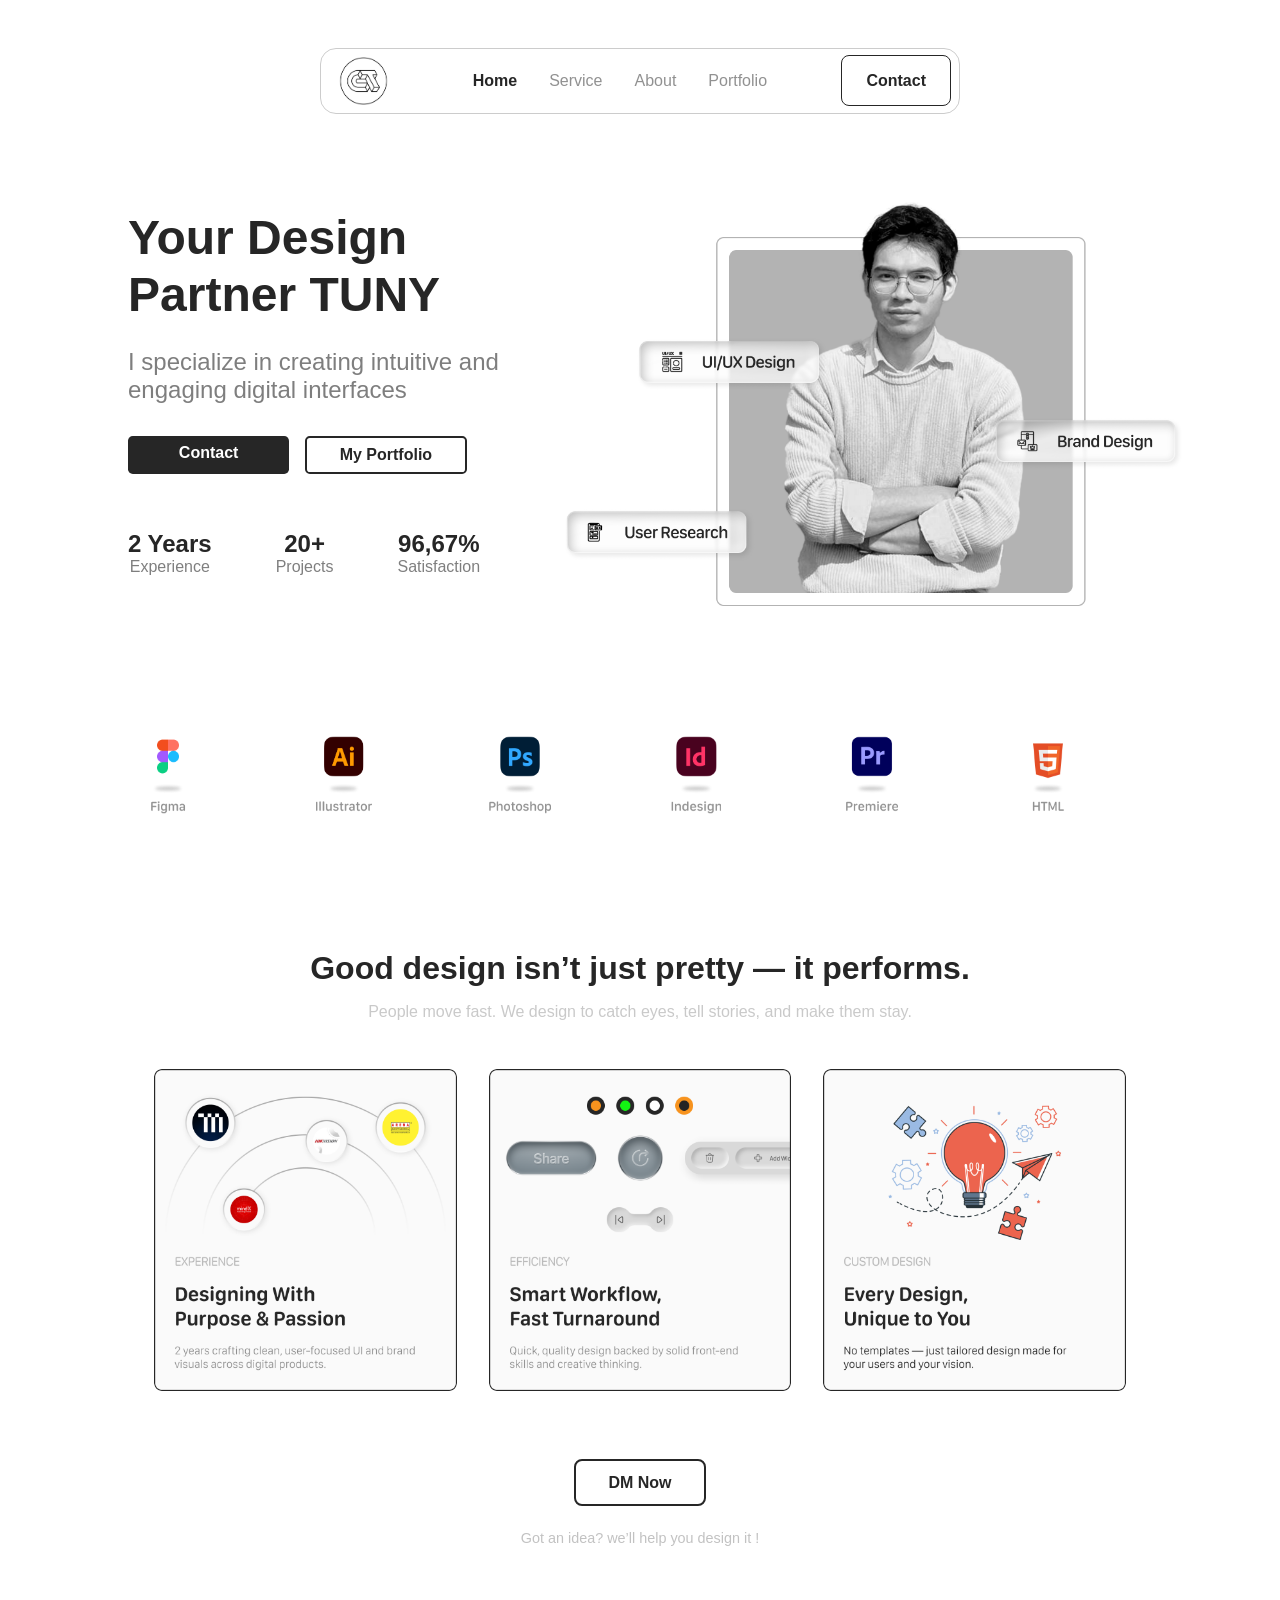
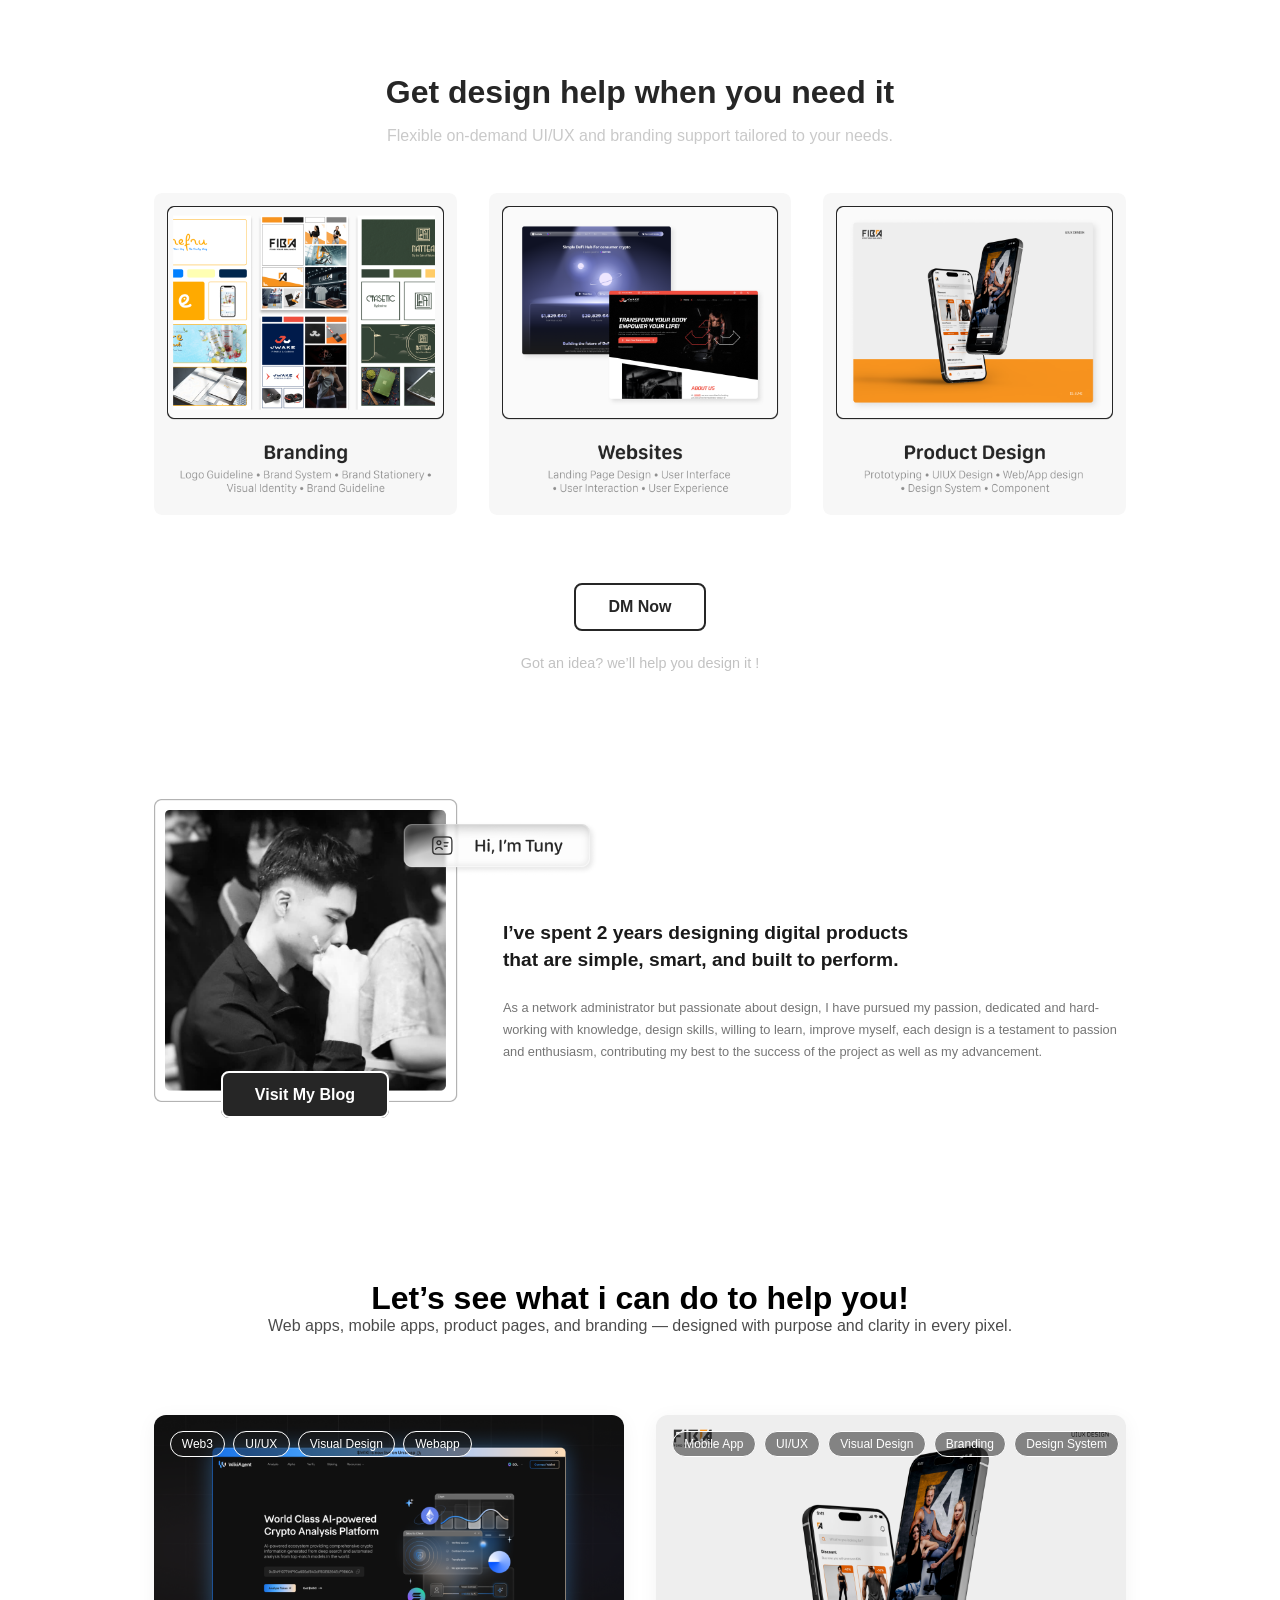
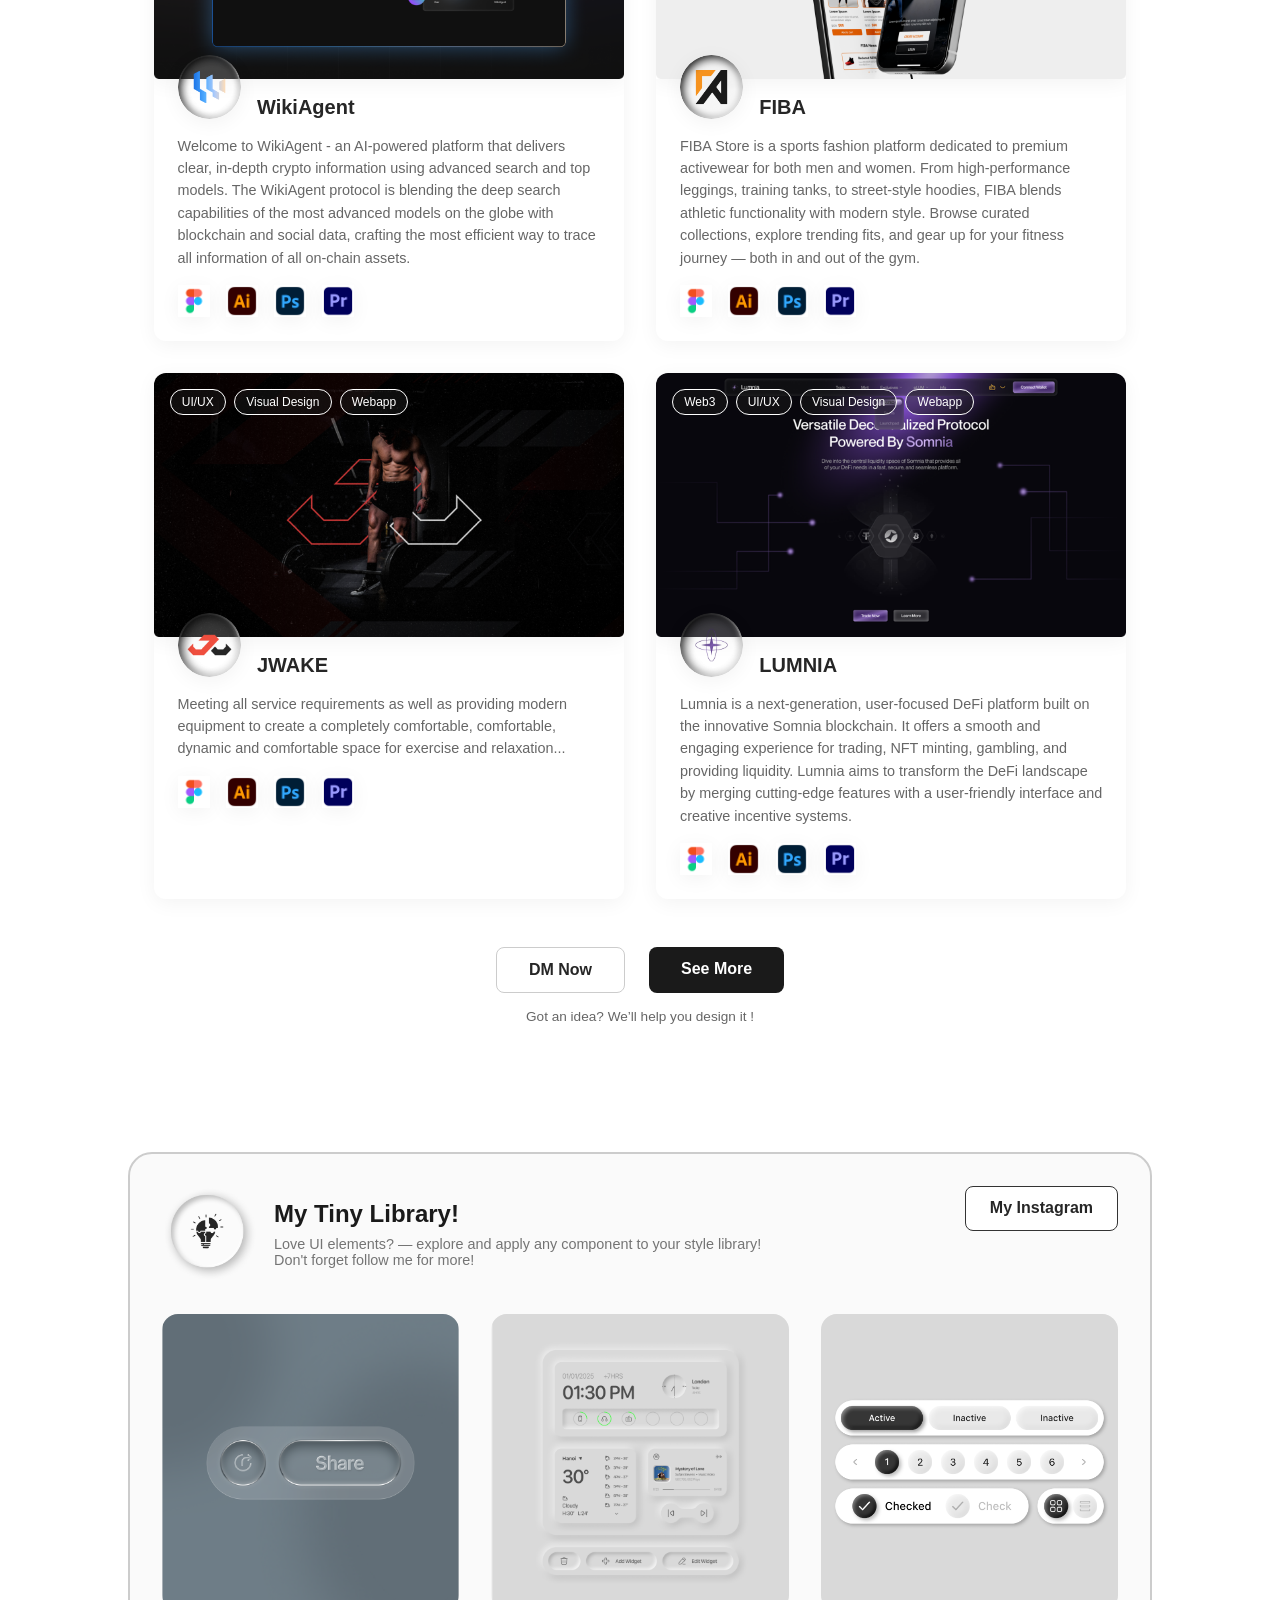
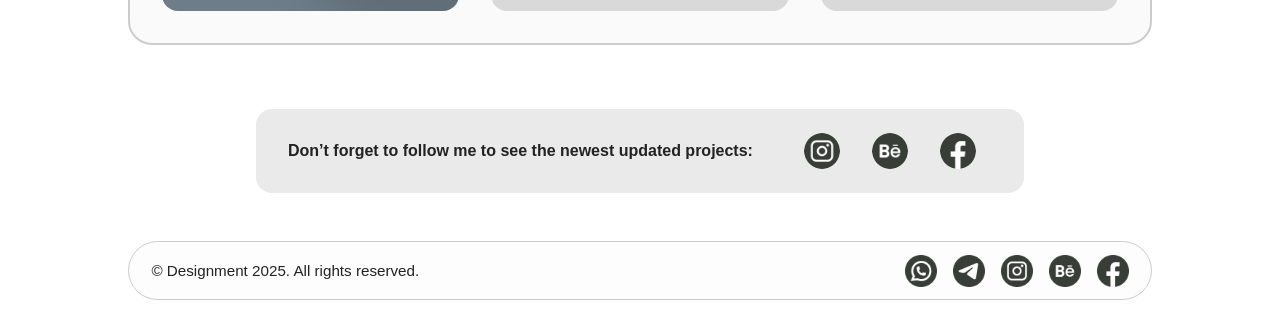
<file: index.html>
<!DOCTYPE html>
<html lang="en">
<head>
  <meta charset="UTF-8" />
  <meta name="viewport" content="width=device-width, initial-scale=1.0" />
  <title>Tuny | Design</title>
  <link rel="stylesheet" href="./css/style.css" />
  <link rel="icon" type="image/png" href="./icon-head.png" />
</head>
<body>

  <header class="header">
    <div class="header-frame">
      <!-- Logo -->
      <div class="logo">
        <img src="./logo.png" alt="Logo" />
      </div>
      <!-- Navigation Menu -->
      <nav class="header-bar" id="navMenu">
        <ul>
            <li><a href="#home" class="active" onclick="setActive(this)">Home</a></li>
            <li><a href="#service" onclick="setActive(this)">Service</a></li>
            <li><a href="#about" onclick="setActive(this)">About</a></li>
            <li><a href="#portfolio" onclick="setActive(this)">Portfolio</a></li>
        </ul>
      </nav>
      <!-- Hamburger Icon (Mobile Only) -->
      <div class="menu-toggle" id="menuToggle">
        <span class="bar"></span>
        <span class="bar"></span>
        <span class="bar"></span>
      </div>
      <!-- Contact Button -->
      <div class="header-cta-contact">
        <a href="./html/contact.html" class="button">Contact</a>
      </div>
    </div>
  </header>




  <!-- Sections 1 -->
  <section class="hero-section" id="home">
  <div class="hero-container">
    <!-- Left -->
    <div class="hero-left">
      <h1>Your Design<br><span>Partner TUNY</span></h1>
      <p>I specialize in creating intuitive and engaging digital interfaces</p>
      
      <div class="cta-buttons">
        <a href="./html/contact.html" class="btn btn-dark">Contact</a>
        <a href="#portfolio" class="btn btn-light">My Portfolio</a>
      </div>

      <div class="hero-stats">
        <div>
          <strong>2 Years</strong><br>
          <span>Experience</span>
        </div>
        <div>
          <strong>20+</strong><br>
          <span>Projects</span>
        </div>
        <div>
          <strong>96,67%</strong><br>
          <span>Satisfaction</span>
        </div>
      </div>
    </div>

    <!-- Right -->
    <div class="hero-right">
      <div class="hero-image-wrapper">
        <img src="./avatar.png" alt="TUNY" />
      </div>
    </div>
  </div>
</section>
  <!-- Sections 1 -->


  <!-- Animation -->
  <section class="skills-marquee">
  <div class="marquee-track">
    <div class="skill-item"><img src="./skills/01.png" alt="Figma" /></div>
    <div class="skill-item"><img src="./skills/02.png" alt="Illustrator" /></div>
    <div class="skill-item"><img src="./skills/03.png" alt="Photoshop" /></div>
    <div class="skill-item"><img src="./skills/04.png" alt="Indesign" /></div>
    <div class="skill-item"><img src="./skills/05.png" alt="Premiere" /></div>
    <div class="skill-item"><img src="./skills/06.png" alt="HTML" /></div>
    <div class="skill-item"><img src="./skills/07.png" alt="CSS" /></div>
    <div class="skill-item"><img src="./skills/08.png" alt="OpenAI" /></div>
    <div class="skill-item"><img src="./skills/09.png" alt="Notion" /></div>

    <!-- duplicate for infinite loop -->
    <div class="skill-item"><img src="./skills/01.png" alt="Figma" /></div>
    <div class="skill-item"><img src="./skills/02.png" alt="Illustrator" /></div>
    <div class="skill-item"><img src="./skills/03.png" alt="Photoshop" /></div>
    <div class="skill-item"><img src="./skills/04.png" alt="Indesign" /></div>
    <div class="skill-item"><img src="./skills/05.png" alt="Premiere" /></div>
    <div class="skill-item"><img src="./skills/06.png" alt="HTML" /></div>
    <div class="skill-item"><img src="./skills/07.png" alt="CSS" /></div>
    <div class="skill-item"><img src="./skills/08.png" alt="OpenAI" /></div>
    <div class="skill-item"><img src="./skills/09.png" alt="Notion" /></div>
  </div>
</section>
<!-- Animation -->



<!-- SERVICES -->
 <!-- Small Section 01 -->
<section class="services-section" id="service">
  <div class="container">
    <!-- Title -->
    <h2 class="section-title">Good design isn’t just pretty — it performs.</h2>
    <p class="section-subtitle">
      People move fast. We design to catch eyes, tell stories, and make them stay.
    </p>

    <!-- Services Grid -->
    <div class="services-grid">
      <!-- Card 1 -->
      <div class="service-card">
        <img src="./card-service01/01.png" alt="Experience">
      </div>

      <!-- Card 2 -->
      <div class="service-card">
        <img src="./card-service01/02.png" alt="Experience">
      </div>

      <!-- Card 3 -->
      <div class="service-card">
        <img src="./card-service01/03.png" alt="Experience">
      </div>
    </div>

    <!-- CTA -->
    <a href="./html/contact.html" class="btn-dm-now">DM Now</a>
    <p class="section-footer">Got an idea? we’ll help you design it !</p>
  </div>
</section>
<!-- Small Section 02 -->
<section class="services-section-02" id="service">
  <div class="container-02">
    <!-- Title -->
    <h2 class="section-title-02">Get design help when you need it</h2>
    <p class="section-subtitle-02">
      Flexible on-demand UI/UX and branding support tailored to your needs.
    </p>

    <!-- Services Grid -->
    <div class="services-grid-02">
      <!-- Card 1 -->
      <div class="service-card-02">
        <img src="./card-service02/01.png" alt="Experience">
      </div>

      <!-- Card 2 -->
      <div class="service-card-02">
        <img src="./card-service02/02.png" alt="Experience">
      </div>

      <!-- Card 3 -->
      <div class="service-card-02">
        <img src="./card-service02/03.png" alt="Experience">
      </div>
    </div>

    <!-- CTA -->
    <a href="./html/contact.html" class="btn-dm-now-02">DM Now</a>
    <p class="section-footer-02">Got an idea? we’ll help you design it !</p>
  </div>
</section>
<!-- SERVICES -->


<!-- ABOUT -->
<section class="about-section" id="about">
  <div class="about-container">

    <!-- ✅ One single image -->
    <div class="about-image">
      <img src="./about/about.png" alt="About Tuny" />
        <div class="about-blog">
            <a href="./html/blog.html" class="btn-blog">Visit My Blog</a>
        </div>
    </div>

    <!-- ✅ Text block -->
    <div class="about-text">
      <h2>I’ve spent 2 years designing digital products<br>that are simple, smart, and built to perform.</h2>
      <p>
        As a network administrator but passionate about design, I have pursued my passion,
        dedicated and hard-working with knowledge, design skills, willing to learn, improve myself,
        each design is a testament to passion and enthusiasm, contributing my best to the success
        of the project as well as my advancement.
      </p>
    </div>

    
  </div>
</section>
<!-- ABOUT -->



<!-- PORTFOLIO -->
<section class="portfolio-section" id="portfolio">
  <div class="section-header">
    <h2>Let’s see what i can do to help you!</h2>
    <p>Web apps, mobile apps, product pages, and branding — designed with purpose and clarity in every pixel.</p>
  </div>

  <div class="portfolio-grid">
    <!-- Portfolio Card -->
     <!-- 01 - Wiki -->
    <div class="portfolio-card">
        <div class="card-image-wrapper">
            <div class="card-tags">
                <span>Web3</span>
                <span>UI/UX</span>
                <span>Visual Design</span>
                <span>Webapp</span>
            </div>
            <img src="./portfolio/wiki/Mask group.png" alt="WikiAgent Thumbnail" class="card-thumbnail">

        </div>
        <div class="card-content">
            <div class="card-header">
                <img src="./portfolio/wiki/Frame 1547766184.png" alt="Logo" class="card-logo">
                <h3>WikiAgent</h3>
            </div>

            <p class="card-description">
                Welcome to WikiAgent - an AI-powered platform that delivers clear, in-depth crypto information using advanced search and top models. The WikiAgent protocol is blending the deep search capabilities of the most advanced models on the globe with blockchain and social data, crafting the most efficient way to trace all information of all on-chain assets.            </p>

            <div class="card-tools">
                <img src="./portfolio/tools/FIGMA.png" alt="Figma">
                <img src="./portfolio/tools/AI.png" alt="AI">
                <img src="./portfolio/tools/PS.png" alt="Photoshop">
                <img src="./portfolio/tools/PR.png" alt="Premiere">
            </div>

            <a href="./html/port_detail/wiki.html" class="hover-arrow">
                <img src="./portfolio/arrow.png" alt="Go">
            </a>
        </div>
    </div>
    <!-- 02 - Fiba -->
    <div class="portfolio-card">
        <div class="card-image-wrapper">
            <div class="card-tags">
                <span>Mobile App</span>
                <span>UI/UX</span>
                <span>Visual Design</span>
                <span>Branding</span>
                <span>Design System</span>
            </div>
            <img src="./portfolio/fiba/Mask group.png" alt="WikiAgent Thumbnail" class="card-thumbnail">
        </div>
        <div class="card-content">
            <div class="card-header">
                <img src="./portfolio/fiba/Frame 1547766184.png" alt="Logo" class="card-logo">
                <h3>FIBA</h3>
            </div>

            <p class="card-description">
                FIBA Store is a sports fashion platform dedicated to premium activewear for both men and women. From high-performance leggings, training tanks, to street-style hoodies, FIBA blends athletic functionality with modern style. Browse curated collections, explore trending fits, and gear up for your fitness journey — both in and out of the gym.            </p>

            <div class="card-tools">
                <img src="./portfolio/tools/FIGMA.png" alt="Figma">
                <img src="./portfolio/tools/AI.png" alt="AI">
                <img src="./portfolio/tools/PS.png" alt="Photoshop">
                <img src="./portfolio/tools/PR.png" alt="Premiere">
            </div>

            <a href="https://www.behance.net/gallery/229287535/FIBA-Mobile-App-Design" class="hover-arrow">
                <img src="./portfolio/arrow.png" alt="Go">
            </a>
        </div>
    </div>
    <!-- 03 -->
    <div class="portfolio-card">
        <div class="card-image-wrapper">
            <img src="./portfolio/jwake/Mask group.png" alt="WikiAgent Thumbnail" class="card-thumbnail">

            <div class="card-tags">
                <span>UI/UX</span>
                <span>Visual Design</span>
                <span>Webapp</span>
            </div>
        </div>
        <div class="card-content">
            <div class="card-header">
                <img src="./portfolio/jwake/Frame 1547766184.png" alt="Logo" class="card-logo">
                <h3>JWAKE</h3>
            </div>

            <p class="card-description">
                Meeting all service requirements as well as providing modern equipment to create a completely comfortable, comfortable, dynamic and comfortable space for exercise and relaxation...            </p>

            <div class="card-tools">
                <img src="./portfolio/tools/FIGMA.png" alt="Figma">
                <img src="./portfolio/tools/AI.png" alt="AI">
                <img src="./portfolio/tools/PS.png" alt="Photoshop">
                <img src="./portfolio/tools/PR.png" alt="Premiere">
            </div>

            <a href="https://www.behance.net/gallery/174086439/FULL-JWAKE-Brand-Identity-Design" class="hover-arrow">
                <img src="./portfolio/arrow.png" alt="Go">
            </a>
        </div>
    </div>
    <!-- 04 -->
    <div class="portfolio-card">
        <div class="card-image-wrapper">
            <img src="./portfolio/Lumnia/Mask group.png" alt="WikiAgent Thumbnail" class="card-thumbnail">

            <div class="card-tags">
                <span>Web3</span>
                <span>UI/UX</span>
                <span>Visual Design</span>
                <span>Webapp</span>
            </div>
        </div>
        <div class="card-content">
            <div class="card-header">
                <img src="./portfolio/Lumnia/Group 39514.png" alt="Logo" class="card-logo">
                <h3>LUMNIA</h3>
            </div>

            <p class="card-description">
                Lumnia is a next-generation, user-focused DeFi platform built on the innovative Somnia blockchain. It offers a smooth and engaging experience for trading, NFT minting, gambling, and providing liquidity. Lumnia aims to transform the DeFi landscape by merging cutting-edge features with a user-friendly interface and creative incentive systems.            
            </p>

            <div class="card-tools">
                <img src="./portfolio/tools/FIGMA.png" alt="Figma">
                <img src="./portfolio/tools/AI.png" alt="AI">
                <img src="./portfolio/tools/PS.png" alt="Photoshop">
                <img src="./portfolio/tools/PR.png" alt="Premiere">
            </div>

            <a href="./html/port_detail/lumnia.html" class="hover-arrow">
                <img src="./portfolio/arrow.png" alt="Go">
            </a>
        </div>
    </div>
    <!-- Add more cards here like FIBA, JWAKE, etc. -->
  </div>

  <div class="portfolio-cta">
    <a href="./html/contact.html" class="btn-outline">DM Now</a>
    <a href="./html/portfolio.html" class="btn-primary">See More</a>
  </div>

  <p class="section-note">Got an idea? We’ll help you design it !</p>
</section>
<!-- PORTFOLIO -->



<!-- lIBRARY -->
<section class="yml-section">
  <div class="yml-header">
    <div class="yml-left">
      <img src="./library/Group 39514.png" alt="Lightbulb Icon" class="yml-icon" />
      <div>
        <h2>My Tiny Library!</h2>
        <p>Love UI elements? — explore and apply any component to your style library!<br />
        <p>Don't forget follow me for more!</p>
      </div>
    </div>
    <a href="https://www.instagram.com/tuny_uiux/" class="yml-btn-dm-now">My Instagram</a>
  </div>

  <div class="yml-grid">
    <!-- Card 1 -->
    <div class="yml-card" data-img="card-1.png">
      <img src="./library/Mask group.png" alt="UI Sample 1" />
    </div>

    <!-- Card 2 -->
    <div class="yml-card" data-img="card-2.png">
      <img src="./library/Mask group-1.png" alt="UI Sample 2" />
    </div>

    <!-- Card 3 -->
    <div class="yml-card" data-img="card-3.png">
      <img src="./library/Mask group-2.png" alt="UI Sample 3" />
    </div>

    <!-- Add more cards here by copying block -->
  </div>
</section>
<!-- lIBRARY -->


<!-- FOLLOW ME -->
<section class="follow-section">
    <div class="follow-subsection">
        <p class="follow-text">
            Don’t forget to follow me to see the newest updated projects:
        </p>
        <div class="social-icons">
            <a href="https://www.instagram.com/tuny_uiux/" target="_blank" class="social-icon">
            <img src="./socials-icon/ins.png" class="icon-bw" alt="Instagram">
            <img src="./socials-icon/color-ins.png" class="icon-color" alt="Instagram">
            </a>
            <a href="https://www.behance.net/chientunx" target="_blank" class="social-icon">
            <img src="./socials-icon/be.png" class="icon-bw" alt="Behance">
            <img src="./socials-icon/color-be.png" class="icon-color" alt="Behance">
            </a>
            <a href="https://www.facebook.com/TunyDao" target="_blank" class="social-icon">
            <img src="./socials-icon/face.png" class="icon-bw" alt="Facebook">
            <img src="./socials-icon/color-face.png" class="icon-color" alt="Facebook">
            </a>
        </div>
    </div>
</section>
<!-- FOLLOW ME -->


<!-- Footer -->
<footer class="footer">
    <div class="subfooter">
        <div class="footer-left">
            <span>© Designment 2025. All rights reserved.</span>
        </div>
        <div class="footer-icons">
            <a href="https://wa.me/0899160012" target="_blank" class="footer-icon">
            <img src="./socials-icon/what's.png" class="icon-bw" alt="WhatsApp" />
            <img src="./socials-icon/color-apps.png" class="icon-color" alt="WhatsApp" />
            </a>
            <a href="https://t.me/chientunx" target="_blank" class="footer-icon">
            <img src="./socials-icon/tele.png" class="icon-bw" alt="Telegram" />
            <img src="./socials-icon/color-tele.png" class="icon-color" alt="Telegram" />
            </a>
            <a href="https://www.instagram.com/tuny_uiux/" target="_blank" class="footer-icon">
            <img src="./socials-icon/ins.png" class="icon-bw" alt="Instagram" />
            <img src="./socials-icon/color-ins.png" class="icon-color" alt="Instagram" />
            </a>
            <a href="https://www.behance.net/chientunx" target="_blank" class="footer-icon">
            <img src="./socials-icon/be.png" class="icon-bw" alt="Behance" />
            <img src="./socials-icon/color-be.png" class="icon-color" alt="Behance" />
            </a>
            <a href="https://www.facebook.com/TunyDao/" target="_blank" class="footer-icon">
            <img src="./socials-icon/face.png" class="icon-bw" alt="Facebook" />
            <img src="./socials-icon/color-face.png" class="icon-color" alt="Facebook" />
            </a>
        </div>
    </div>
</footer>
<!-- Footer -->

  <script src="./js/script.js"></script>
</body>
</html>
</file>
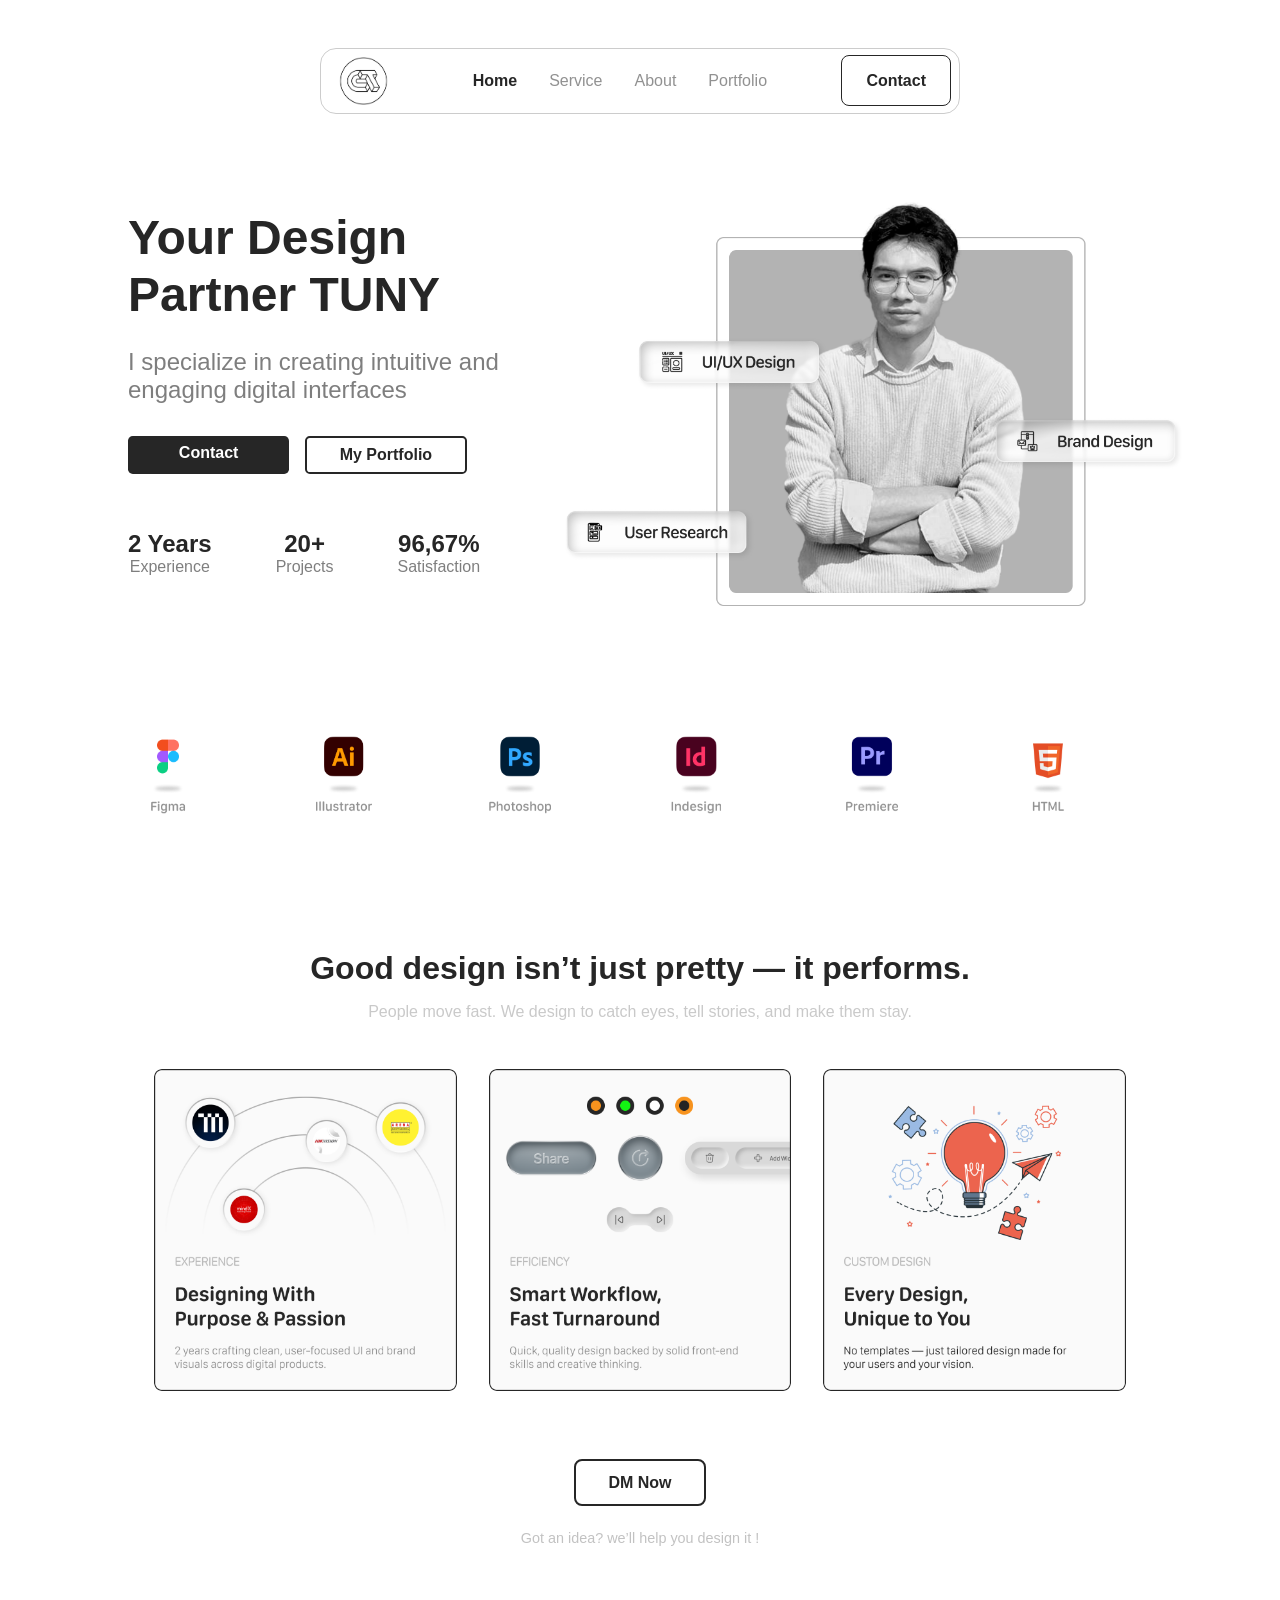
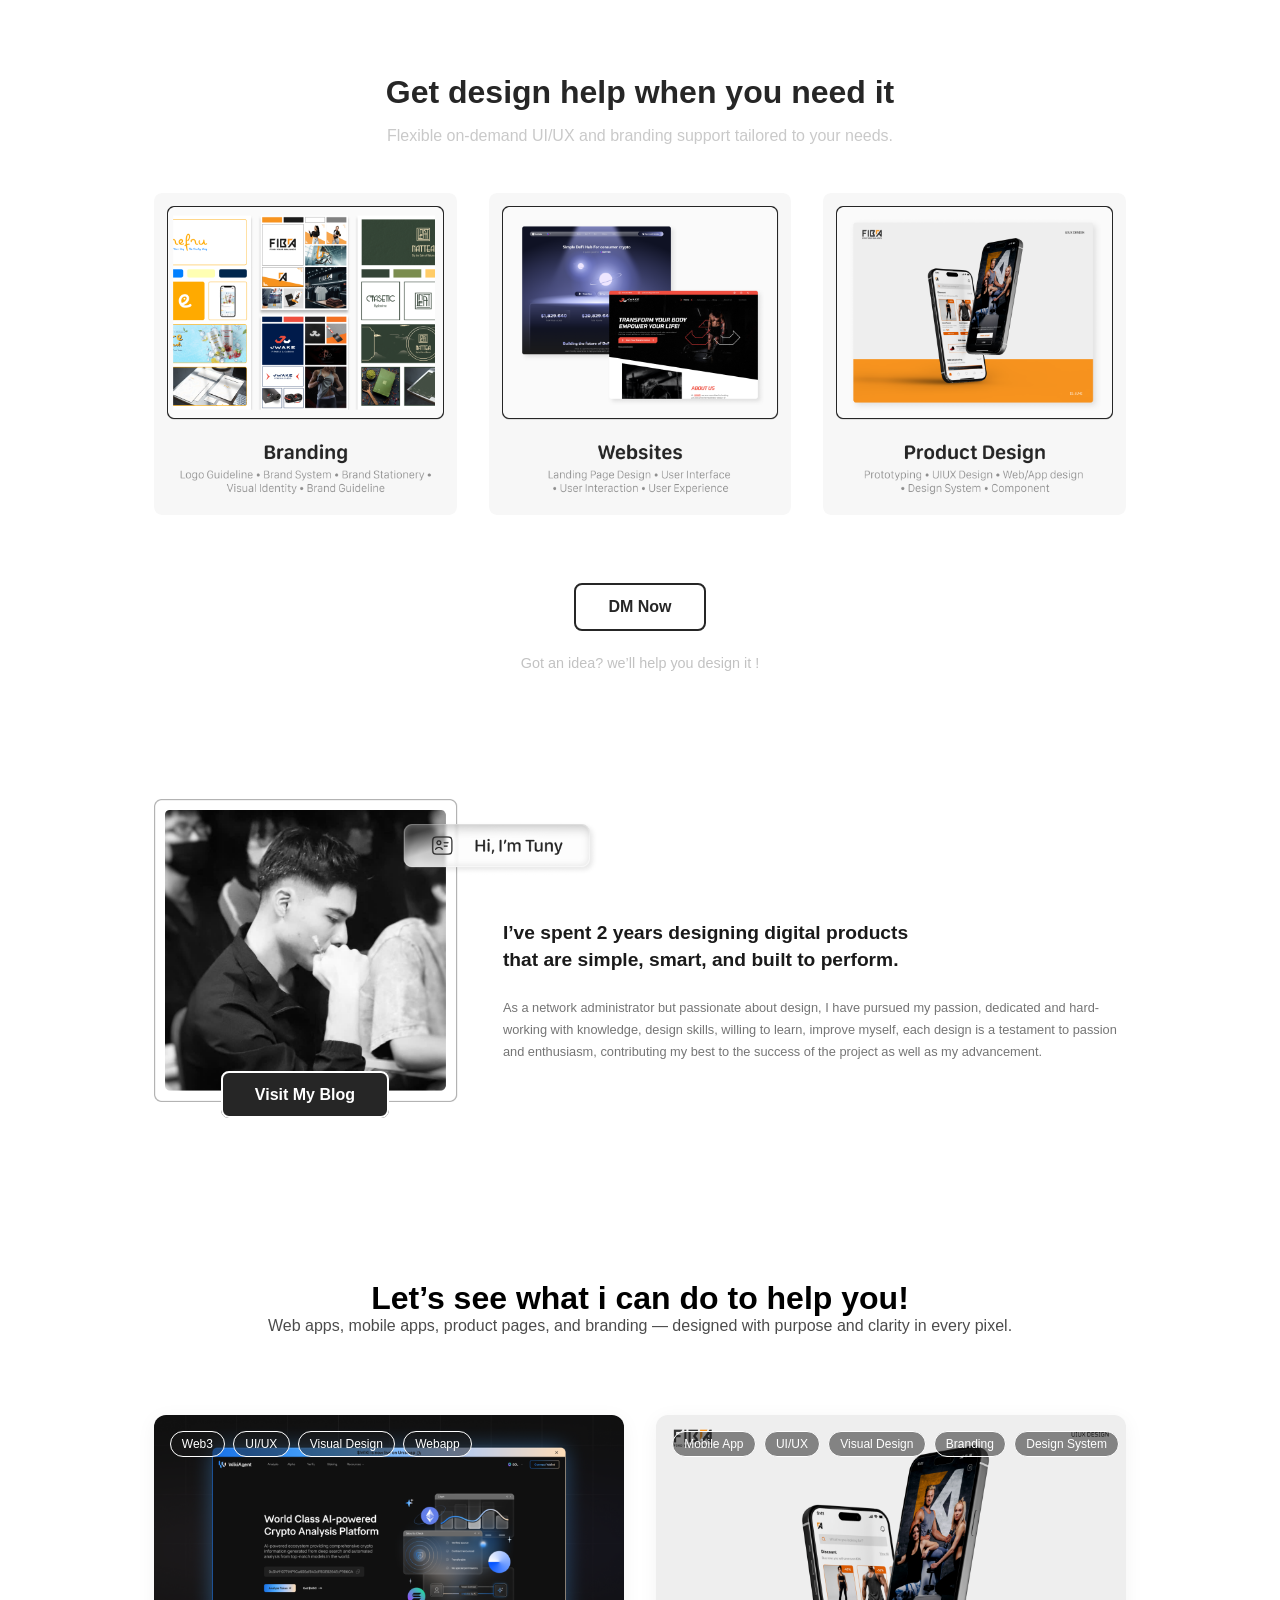
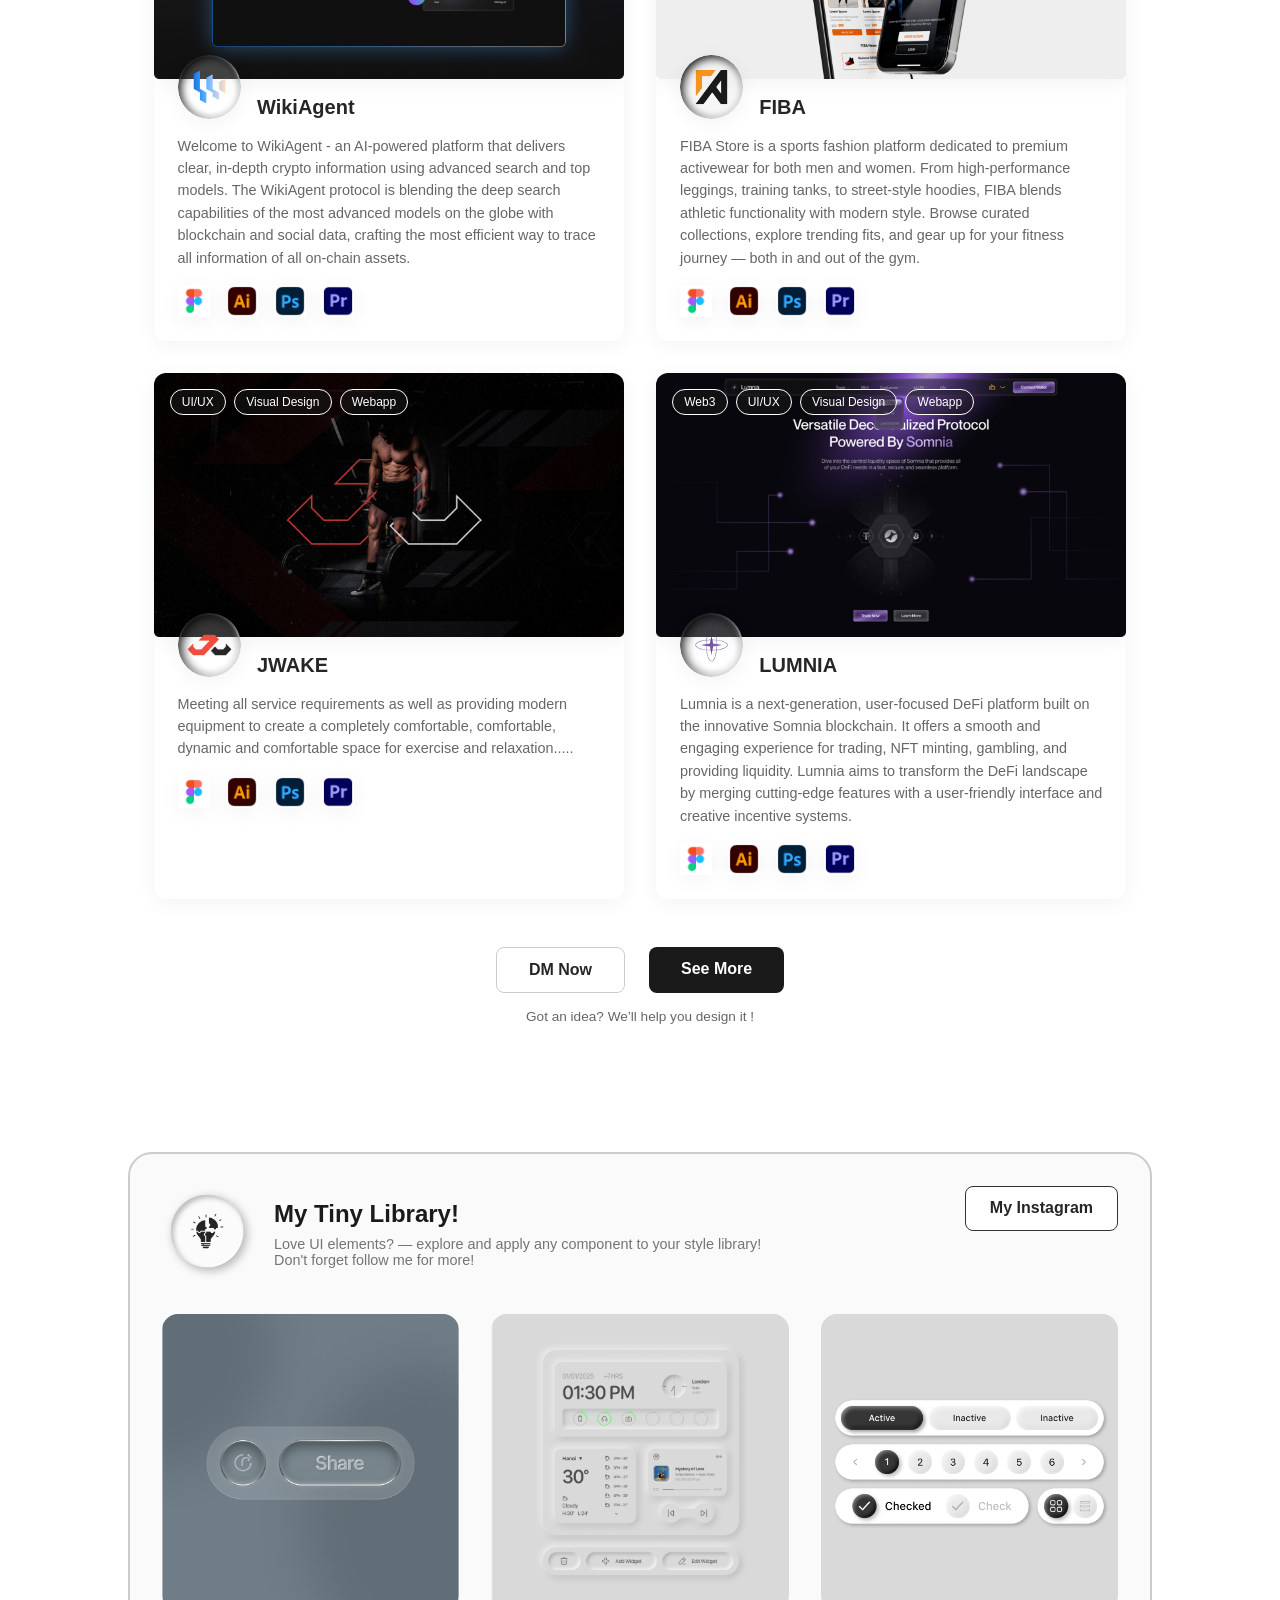
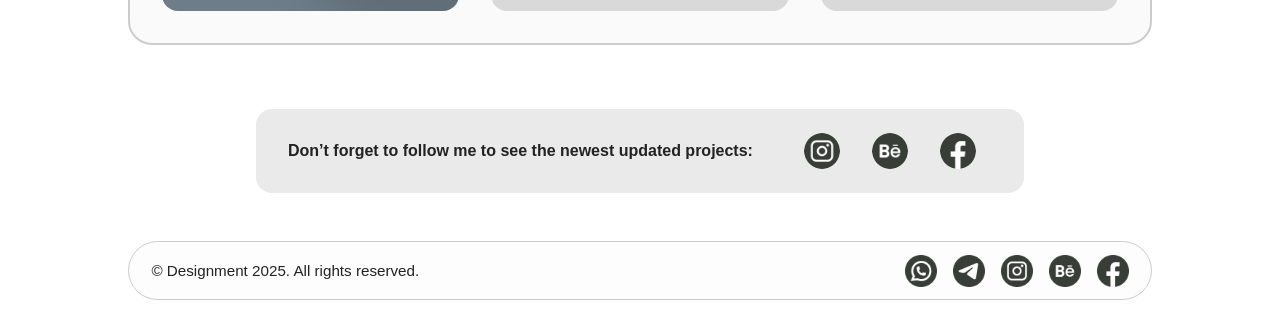
<file: html/index.html>
<!DOCTYPE html>
<html lang="en">
<head>
  <meta charset="UTF-8" />
  <meta name="viewport" content="width=device-width, initial-scale=1.0" />
  <title>Tuny | Design</title>
  <link rel="stylesheet" href="../css/style.css" />
  <link rel="icon" type="image/png" href="../icon-head.png" />
</head>
<body>

  <header class="header">
    <div class="header-frame">
      <!-- Logo -->
      <div class="logo">
        <img src="../logo.png" alt="Logo" />
      </div>
      <!-- Navigation Menu -->
      <nav class="header-bar" id="navMenu">
        <ul>
            <li><a href="#home" class="active" onclick="setActive(this)">Home</a></li>
            <li><a href="#service" onclick="setActive(this)">Service</a></li>
            <li><a href="#about" onclick="setActive(this)">About</a></li>
            <li><a href="#portfolio" onclick="setActive(this)">Portfolio</a></li>
        </ul>
      </nav>
      <!-- Hamburger Icon (Mobile Only) -->
      <div class="menu-toggle" id="menuToggle">
        <span class="bar"></span>
        <span class="bar"></span>
        <span class="bar"></span>
      </div>
      <!-- Contact Button -->
      <div class="header-cta-contact">
        <a href="contact.html" class="button">Contact</a>
      </div>
    </div>
  </header>




  <!-- Sections 1 -->
  <section class="hero-section" id="home">
  <div class="hero-container">
    <!-- Left -->
    <div class="hero-left">
      <h1>Your Design<br><span>Partner TUNY</span></h1>
      <p>I specialize in creating intuitive and engaging digital interfaces</p>
      
      <div class="cta-buttons">
        <a href="contact.html" class="btn btn-dark">Contact</a>
        <a href="#portfolio" class="btn btn-light">My Portfolio</a>
      </div>

      <div class="hero-stats">
        <div>
          <strong>2 Years</strong><br>
          <span>Experience</span>
        </div>
        <div>
          <strong>20+</strong><br>
          <span>Projects</span>
        </div>
        <div>
          <strong>96,67%</strong><br>
          <span>Satisfaction</span>
        </div>
      </div>
    </div>

    <!-- Right -->
    <div class="hero-right">
      <div class="hero-image-wrapper">
        <img src="../avatar.png" alt="TUNY" />
      </div>
    </div>
  </div>
</section>
  <!-- Sections 1 -->


  <!-- Animation -->
  <section class="skills-marquee">
  <div class="marquee-track">
    <div class="skill-item"><img src="../skills/01.png" alt="Figma" /></div>
    <div class="skill-item"><img src="../skills/02.png" alt="Illustrator" /></div>
    <div class="skill-item"><img src="../skills/03.png" alt="Photoshop" /></div>
    <div class="skill-item"><img src="../skills/04.png" alt="Indesign" /></div>
    <div class="skill-item"><img src="../skills/05.png" alt="Premiere" /></div>
    <div class="skill-item"><img src="../skills/06.png" alt="HTML" /></div>
    <div class="skill-item"><img src="../skills/07.png" alt="CSS" /></div>
    <div class="skill-item"><img src="../skills/08.png" alt="OpenAI" /></div>
    <div class="skill-item"><img src="../skills/09.png" alt="Notion" /></div>

    <!-- duplicate for infinite loop -->
    <div class="skill-item"><img src="../skills/01.png" alt="Figma" /></div>
    <div class="skill-item"><img src="../skills/02.png" alt="Illustrator" /></div>
    <div class="skill-item"><img src="../skills/03.png" alt="Photoshop" /></div>
    <div class="skill-item"><img src="../skills/04.png" alt="Indesign" /></div>
    <div class="skill-item"><img src="../skills/05.png" alt="Premiere" /></div>
    <div class="skill-item"><img src="../skills/06.png" alt="HTML" /></div>
    <div class="skill-item"><img src="../skills/07.png" alt="CSS" /></div>
    <div class="skill-item"><img src="../skills/08.png" alt="OpenAI" /></div>
    <div class="skill-item"><img src="../skills/09.png" alt="Notion" /></div>
  </div>
</section>
<!-- Animation -->



<!-- SERVICES -->
 <!-- Small Section 01 -->
<section class="services-section" id="service">
  <div class="container">
    <!-- Title -->
    <h2 class="section-title">Good design isn’t just pretty — it performs.</h2>
    <p class="section-subtitle">
      People move fast. We design to catch eyes, tell stories, and make them stay.
    </p>

    <!-- Services Grid -->
    <div class="services-grid">
      <!-- Card 1 -->
      <div class="service-card">
        <img src="../card-service01/01.png" alt="Experience">
      </div>

      <!-- Card 2 -->
      <div class="service-card">
        <img src="../card-service01/02.png" alt="Experience">
      </div>

      <!-- Card 3 -->
      <div class="service-card">
        <img src="../card-service01/03.png" alt="Experience">
      </div>
    </div>

    <!-- CTA -->
    <a href="contact.html" class="btn-dm-now">DM Now</a>
    <p class="section-footer">Got an idea? we’ll help you design it !</p>
  </div>
</section>
<!-- Small Section 02 -->
<section class="services-section-02" id="service">
  <div class="container-02">
    <!-- Title -->
    <h2 class="section-title-02">Get design help when you need it</h2>
    <p class="section-subtitle-02">
      Flexible on-demand UI/UX and branding support tailored to your needs.
    </p>

    <!-- Services Grid -->
    <div class="services-grid-02">
      <!-- Card 1 -->
      <div class="service-card-02">
        <img src="../card-service02/01.png" alt="Experience">
      </div>

      <!-- Card 2 -->
      <div class="service-card-02">
        <img src="../card-service02/02.png" alt="Experience">
      </div>

      <!-- Card 3 -->
      <div class="service-card-02">
        <img src="../card-service02/03.png" alt="Experience">
      </div>
    </div>

    <!-- CTA -->
    <a href="contact.html" class="btn-dm-now-02">DM Now</a>
    <p class="section-footer-02">Got an idea? we’ll help you design it !</p>
  </div>
</section>
<!-- SERVICES -->


<!-- ABOUT -->
<section class="about-section" id="about">
  <div class="about-container">

    <!-- ✅ One single image -->
    <div class="about-image">
      <img src="../about/about.png" alt="About Tuny" />
        <div class="about-blog">
            <a href="../html/blog.html" class="btn-blog">Visit My Blog</a>
        </div>
    </div>

    <!-- ✅ Text block -->
    <div class="about-text">
      <h2>I’ve spent 2 years designing digital products<br>that are simple, smart, and built to perform.</h2>
      <p>
        As a network administrator but passionate about design, I have pursued my passion,
        dedicated and hard-working with knowledge, design skills, willing to learn, improve myself,
        each design is a testament to passion and enthusiasm, contributing my best to the success
        of the project as well as my advancement.
      </p>
    </div>

    
  </div>
</section>
<!-- ABOUT -->



<!-- PORTFOLIO -->
<section class="portfolio-section" id="portfolio">
  <div class="section-header">
    <h2>Let’s see what i can do to help you!</h2>
    <p>Web apps, mobile apps, product pages, and branding — designed with purpose and clarity in every pixel.</p>
  </div>

  <div class="portfolio-grid">
    <!-- Portfolio Card -->
     <!-- 01 - Wiki -->
    <div class="portfolio-card">
        <div class="card-image-wrapper">
            <div class="card-tags">
                <span>Web3</span>
                <span>UI/UX</span>
                <span>Visual Design</span>
                <span>Webapp</span>
            </div>
            <img src="../portfolio/wiki/Mask group.png" alt="WikiAgent Thumbnail" class="card-thumbnail">

        </div>
        <div class="card-content">
            <div class="card-header">
                <img src="../portfolio/wiki/Frame 1547766184.png" alt="Logo" class="card-logo">
                <h3>WikiAgent</h3>
            </div>

            <p class="card-description">
                Welcome to WikiAgent - an AI-powered platform that delivers clear, in-depth crypto information using advanced search and top models. The WikiAgent protocol is blending the deep search capabilities of the most advanced models on the globe with blockchain and social data, crafting the most efficient way to trace all information of all on-chain assets.            </p>

            <div class="card-tools">
                <img src="../portfolio/tools/FIGMA.png" alt="Figma">
                <img src="../portfolio/tools/AI.png" alt="AI">
                <img src="../portfolio/tools/PS.png" alt="Photoshop">
                <img src="../portfolio/tools/PR.png" alt="Premiere">
            </div>

            <a href="../html/port_detail/wiki.html" class="hover-arrow">
                <img src="../portfolio/arrow.png" alt="Go">
            </a>
        </div>
    </div>
    <!-- 02 - Fiba -->
    <div class="portfolio-card">
        <div class="card-image-wrapper">
            <div class="card-tags">
                <span>Mobile App</span>
                <span>UI/UX</span>
                <span>Visual Design</span>
                <span>Branding</span>
                <span>Design System</span>
            </div>
            <img src="../portfolio/fiba/Mask group.png" alt="WikiAgent Thumbnail" class="card-thumbnail">
        </div>
        <div class="card-content">
            <div class="card-header">
                <img src="../portfolio/fiba/Frame 1547766184.png" alt="Logo" class="card-logo">
                <h3>FIBA</h3>
            </div>

            <p class="card-description">
                FIBA Store is a sports fashion platform dedicated to premium activewear for both men and women. From high-performance leggings, training tanks, to street-style hoodies, FIBA blends athletic functionality with modern style. Browse curated collections, explore trending fits, and gear up for your fitness journey — both in and out of the gym.            </p>

            <div class="card-tools">
                <img src="../portfolio/tools/FIGMA.png" alt="Figma">
                <img src="../portfolio/tools/AI.png" alt="AI">
                <img src="../portfolio/tools/PS.png" alt="Photoshop">
                <img src="../portfolio/tools/PR.png" alt="Premiere">
            </div>

            <a href="https://www.behance.net/gallery/229287535/FIBA-Mobile-App-Design" class="hover-arrow">
                <img src="../portfolio/arrow.png" alt="Go">
            </a>
        </div>
    </div>
    <!-- 03 -->
    <div class="portfolio-card">
        <div class="card-image-wrapper">
            <img src="../portfolio/jwake/Mask group.png" alt="WikiAgent Thumbnail" class="card-thumbnail">

            <div class="card-tags">
                <span>UI/UX</span>
                <span>Visual Design</span>
                <span>Webapp</span>
            </div>
        </div>
        <div class="card-content">
            <div class="card-header">
                <img src="../portfolio/jwake/Frame 1547766184.png" alt="Logo" class="card-logo">
                <h3>JWAKE</h3>
            </div>

            <p class="card-description">
                Meeting all service requirements as well as providing modern equipment to create a completely comfortable, comfortable, dynamic and comfortable space for exercise and relaxation.....            </p>

            <div class="card-tools">
                <img src="../portfolio/tools/FIGMA.png" alt="Figma">
                <img src="../portfolio/tools/AI.png" alt="AI">
                <img src="../portfolio/tools/PS.png" alt="Photoshop">
                <img src="../portfolio/tools/PR.png" alt="Premiere">
            </div>

            <a href="https://www.behance.net/gallery/174086439/FULL-JWAKE-Brand-Identity-Design" class="hover-arrow">
                <img src="../portfolio/arrow.png" alt="Go">
            </a>
        </div>
    </div>
    <!-- 04 -->
    <div class="portfolio-card">
        <div class="card-image-wrapper">
            <img src="../portfolio/Lumnia/Mask group.png" alt="WikiAgent Thumbnail" class="card-thumbnail">

            <div class="card-tags">
                <span>Web3</span>
                <span>UI/UX</span>
                <span>Visual Design</span>
                <span>Webapp</span>
            </div>
        </div>
        <div class="card-content">
            <div class="card-header">
                <img src="../portfolio/Lumnia/Group 39514.png" alt="Logo" class="card-logo">
                <h3>LUMNIA</h3>
            </div>

            <p class="card-description">
                Lumnia is a next-generation, user-focused DeFi platform built on the innovative Somnia blockchain. It offers a smooth and engaging experience for trading, NFT minting, gambling, and providing liquidity. Lumnia aims to transform the DeFi landscape by merging cutting-edge features with a user-friendly interface and creative incentive systems.            
            </p>

            <div class="card-tools">
                <img src="../portfolio/tools/FIGMA.png" alt="Figma">
                <img src="../portfolio/tools/AI.png" alt="AI">
                <img src="../portfolio/tools/PS.png" alt="Photoshop">
                <img src="../portfolio/tools/PR.png" alt="Premiere">
            </div>

            <a href="../html/port_detail/lumnia.html" class="hover-arrow">
                <img src="../portfolio/arrow.png" alt="Go">
            </a>
        </div>
    </div>
    <!-- Add more cards here like FIBA, JWAKE, etc. -->
  </div>

  <div class="portfolio-cta">
    <a href="contact.html" class="btn-outline">DM Now</a>
    <a href="portfolio.html" class="btn-primary">See More</a>
  </div>

  <p class="section-note">Got an idea? We’ll help you design it !</p>
</section>
<!-- PORTFOLIO -->



<!-- lIBRARY -->
<section class="yml-section">
  <div class="yml-header">
    <div class="yml-left">
      <img src="../library/Group 39514.png" alt="Lightbulb Icon" class="yml-icon" />
      <div>
        <h2>My Tiny Library!</h2>
        <p>Love UI elements? — explore and apply any component to your style library!<br />
        <p>Don't forget follow me for more!</p>
      </div>
    </div>
    <a href="https://www.instagram.com/tuny_uiux/" class="yml-btn-dm-now">My Instagram</a>
  </div>

  <div class="yml-grid">
    <!-- Card 1 -->
    <div class="yml-card" data-img="card-1.png">
      <img src="../library/Mask group.png" alt="UI Sample 1" />
    </div>

    <!-- Card 2 -->
    <div class="yml-card" data-img="card-2.png">
      <img src="../library/Mask group-1.png" alt="UI Sample 2" />
    </div>

    <!-- Card 3 -->
    <div class="yml-card" data-img="card-3.png">
      <img src="../library/Mask group-2.png" alt="UI Sample 3" />
    </div>

    <!-- Add more cards here by copying block -->
  </div>
</section>
<!-- lIBRARY -->


<!-- FOLLOW ME -->
<section class="follow-section">
    <div class="follow-subsection">
        <p class="follow-text">
            Don’t forget to follow me to see the newest updated projects:
        </p>
        <div class="social-icons">
            <a href="https://www.instagram.com/tuny_uiux/" target="_blank" class="social-icon">
            <img src="../socials-icon/ins.png" class="icon-bw" alt="Instagram">
            <img src="../socials-icon/color-ins.png" class="icon-color" alt="Instagram">
            </a>
            <a href="https://www.behance.net/chientunx" target="_blank" class="social-icon">
            <img src="../socials-icon/be.png" class="icon-bw" alt="Behance">
            <img src="../socials-icon/color-be.png" class="icon-color" alt="Behance">
            </a>
            <a href="https://www.facebook.com/TunyDao" target="_blank" class="social-icon">
            <img src="../socials-icon/face.png" class="icon-bw" alt="Facebook">
            <img src="../socials-icon/color-face.png" class="icon-color" alt="Facebook">
            </a>
        </div>
    </div>
</section>
<!-- FOLLOW ME -->


<!-- Footer -->
<footer class="footer">
    <div class="subfooter">
        <div class="footer-left">
            <span>© Designment 2025. All rights reserved.</span>
        </div>
        <div class="footer-icons">
            <a href="https://wa.me/0899160012" target="_blank" class="footer-icon">
            <img src="../socials-icon/what's.png" class="icon-bw" alt="WhatsApp" />
            <img src="../socials-icon/color-apps.png" class="icon-color" alt="WhatsApp" />
            </a>
            <a href="https://t.me/chientunx" target="_blank" class="footer-icon">
            <img src="../socials-icon/tele.png" class="icon-bw" alt="Telegram" />
            <img src="../socials-icon/color-tele.png" class="icon-color" alt="Telegram" />
            </a>
            <a href="https://www.instagram.com/tuny_uiux/" target="_blank" class="footer-icon">
            <img src="../socials-icon/ins.png" class="icon-bw" alt="Instagram" />
            <img src="../socials-icon/color-ins.png" class="icon-color" alt="Instagram" />
            </a>
            <a href="https://www.behance.net/chientunx" target="_blank" class="footer-icon">
            <img src="../socials-icon/be.png" class="icon-bw" alt="Behance" />
            <img src="../socials-icon/color-be.png" class="icon-color" alt="Behance" />
            </a>
            <a href="https://www.facebook.com/TunyDao/" target="_blank" class="footer-icon">
            <img src="../socials-icon/face.png" class="icon-bw" alt="Facebook" />
            <img src="../socials-icon/color-face.png" class="icon-color" alt="Facebook" />
            </a>
        </div>
    </div>
</footer>
<!-- Footer -->

  <script src="../js/script.js"></script>
</body>
</html>
</file>
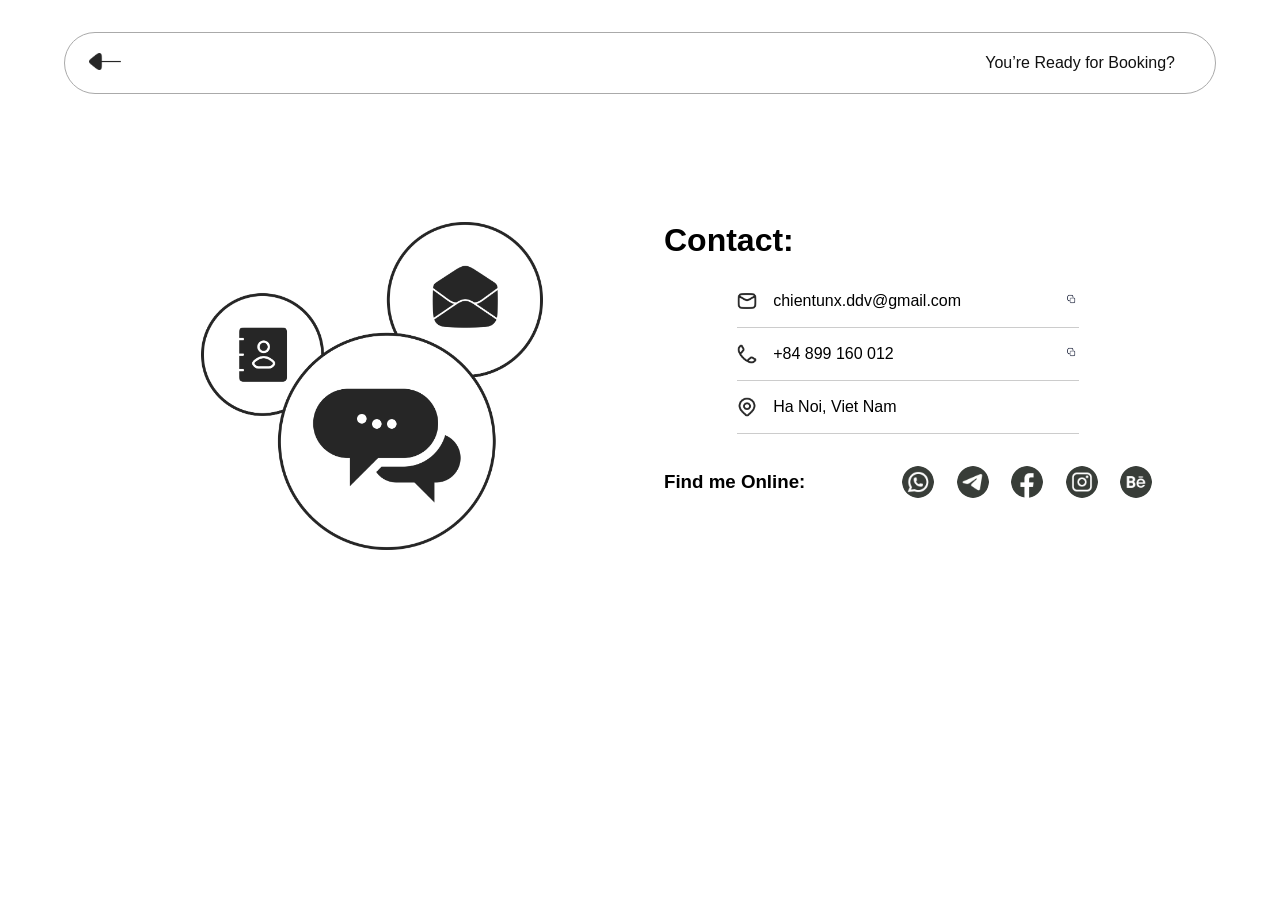
<file: html/contact.html>
<!DOCTYPE html>
<html lang="en">
<head>
  <meta charset="UTF-8" />
  <meta name="viewport" content="width=device-width, initial-scale=1.0"/>
  <title>Contact | Tuny</title>
  <link rel="stylesheet" href="../css/contact.css" />
    <link rel="icon" type="image/png" href="../icon-head.png" />
</head>
<body>

  <!-- ✅ Header -->
  <header class="contact-header">
    <button class="back-btn" onclick="goBack()">
      <img src="../01-contact/back.png" alt="Back">
    </button>
    <a class="booking-btn">You’re Ready for Booking?</a>
  </header>

  <!-- ✅ Contact Section -->
  <section class="contact-section">
    <div class="contact-left">
      <img src="../01-contact/graphic.png" alt="Contact Graphic">
    </div>

    <div class="contact-right">
      <h2>Contact:</h2>

      <div class="contact-item">
        <img src="../01-contact/mail-01.png" alt="Email">
        <span>chientunx.ddv@gmail.com</span>
        <button class="copy-btn" data-copy="chientunx.ddv@gmail.com">
          <img src="../copy.png" alt="Copy">
        </button>
      </div>

      <div class="contact-item">
        <img src="../01-contact/call.png" alt="Phone">
        <span>+84 899 160 012</span>
        <button class="copy-btn" data-copy="0899160012">
          <img src="../copy.png" alt="Copy">
        </button>
      </div>

      <div class="contact-item">
        <img src="../01-contact/location.png" alt="Location">
        <span>Ha Noi, Viet Nam</span>
      </div>

      <div class="socials">
        <h3>Find me Online:</h3>
        <div class="socials-icon">
            <!-- 1 -->
            <a href="https://wa.me/0899160012" target="_blank" class="socials-icon">
                <img src="../socials-icon/what's.png" class="icon-bw" alt="WhatsApp" />
                <img src="../socials-icon/color-apps.png" class="icon-color" alt="WhatsApp" />
            </a>
            <!-- 2 -->
            <a href="https://t.me/chientunx" target="_blank" class="socials-icon">
                <img src="../socials-icon/tele.png" class="icon-bw" alt="WhatsApp" />
                <img src="../socials-icon/color-tele.png" class="icon-color" alt="WhatsApp" />
            </a>
            <!-- 3 -->
            <a href="https://www.facebook.com/TunyDao/" target="_blank" class="socials-icon">
                <img src="../socials-icon/face.png" class="icon-bw" alt="WhatsApp" />
                <img src="../socials-icon/color-face.png" class="icon-color" alt="WhatsApp" />
            </a>
            <!-- 4 -->
            <a href="https://www.instagram.com/tuny_uiux/" target="_blank" class="socials-icon">
                <img src="../socials-icon/ins.png" class="icon-bw" alt="WhatsApp" />
                <img src="../socials-icon/color-ins.png" class="icon-color" alt="WhatsApp" />
            </a>
            <!-- 5 -->
            <a href="https://www.behance.net/chientunx" target="_blank" class="socials-icon">
                <img src="../socials-icon/be.png" class="icon-bw" alt="WhatsApp" />
                <img src="../socials-icon/color-be.png" class="icon-color" alt="WhatsApp" />
            </a>
        </div>
      </div>
    </div>
  </section>

  <script src="../js/script.js"></script>
</body>
</html>
</file>
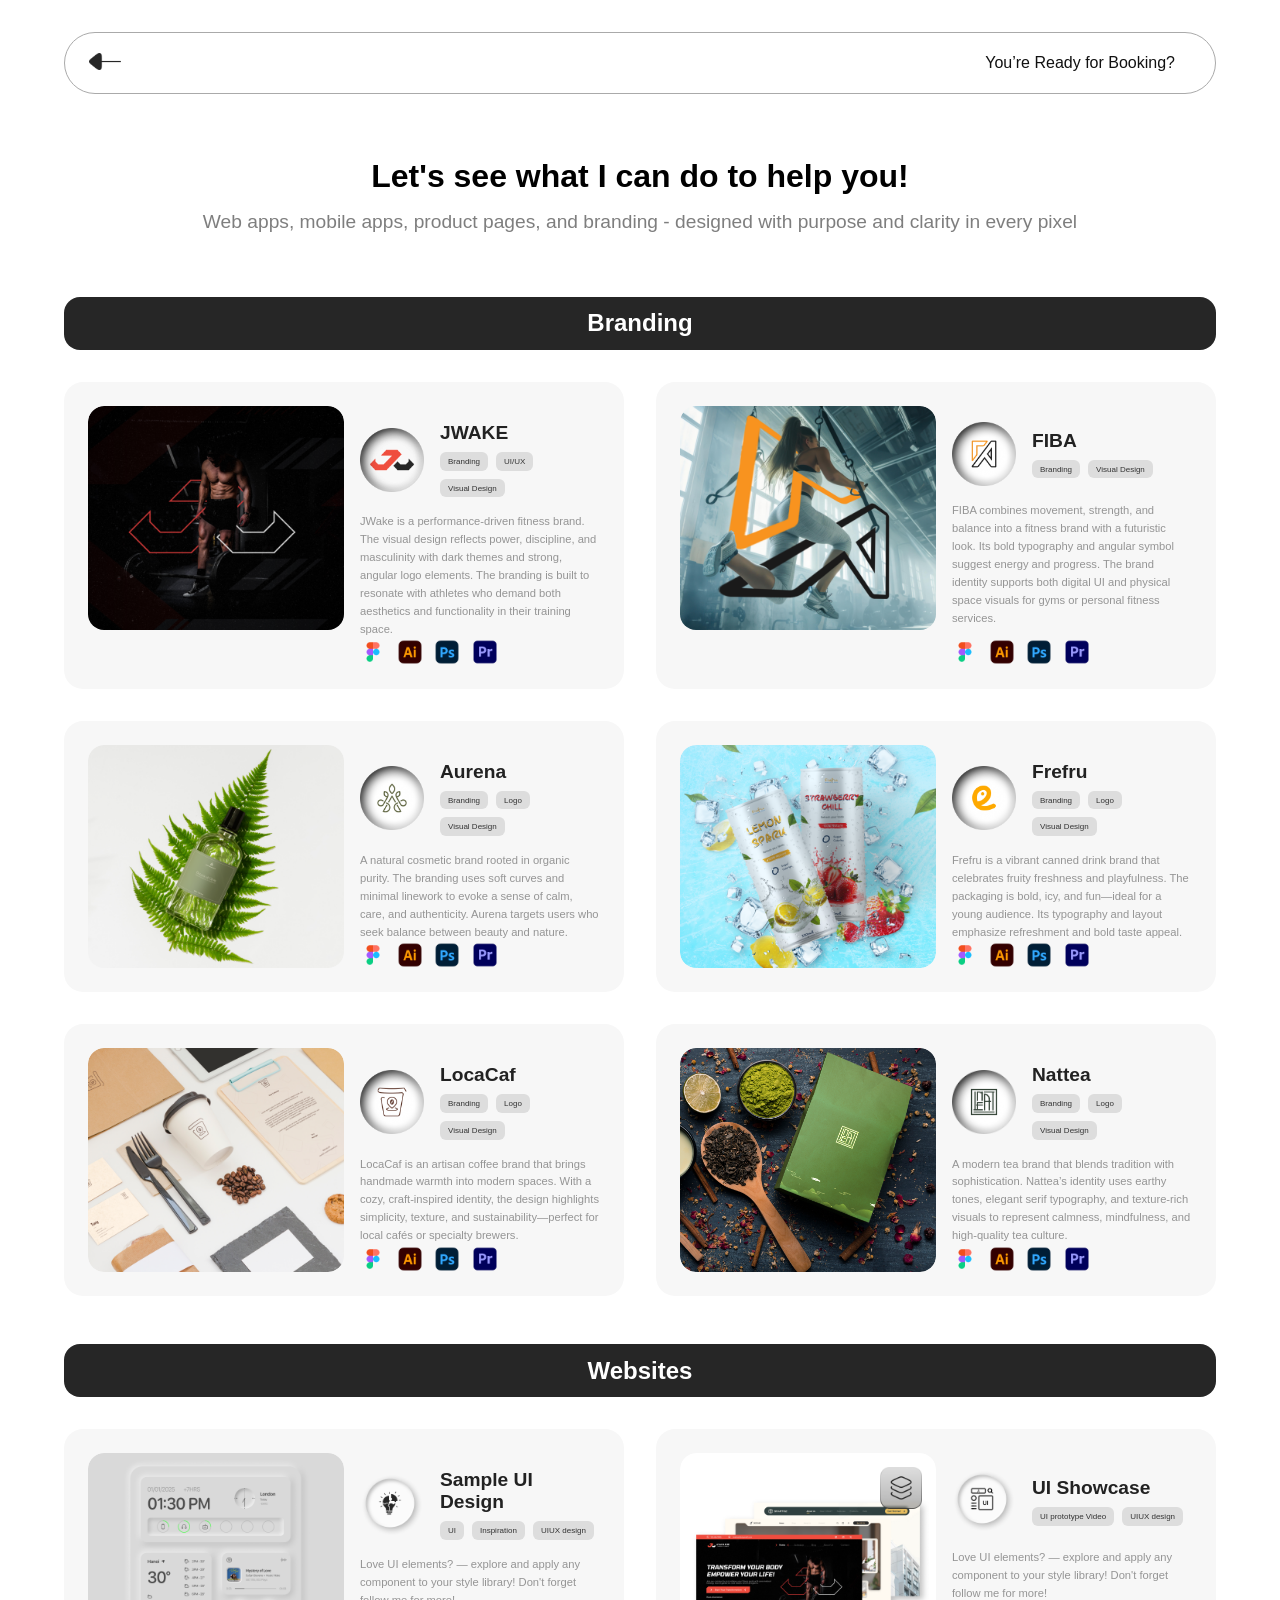
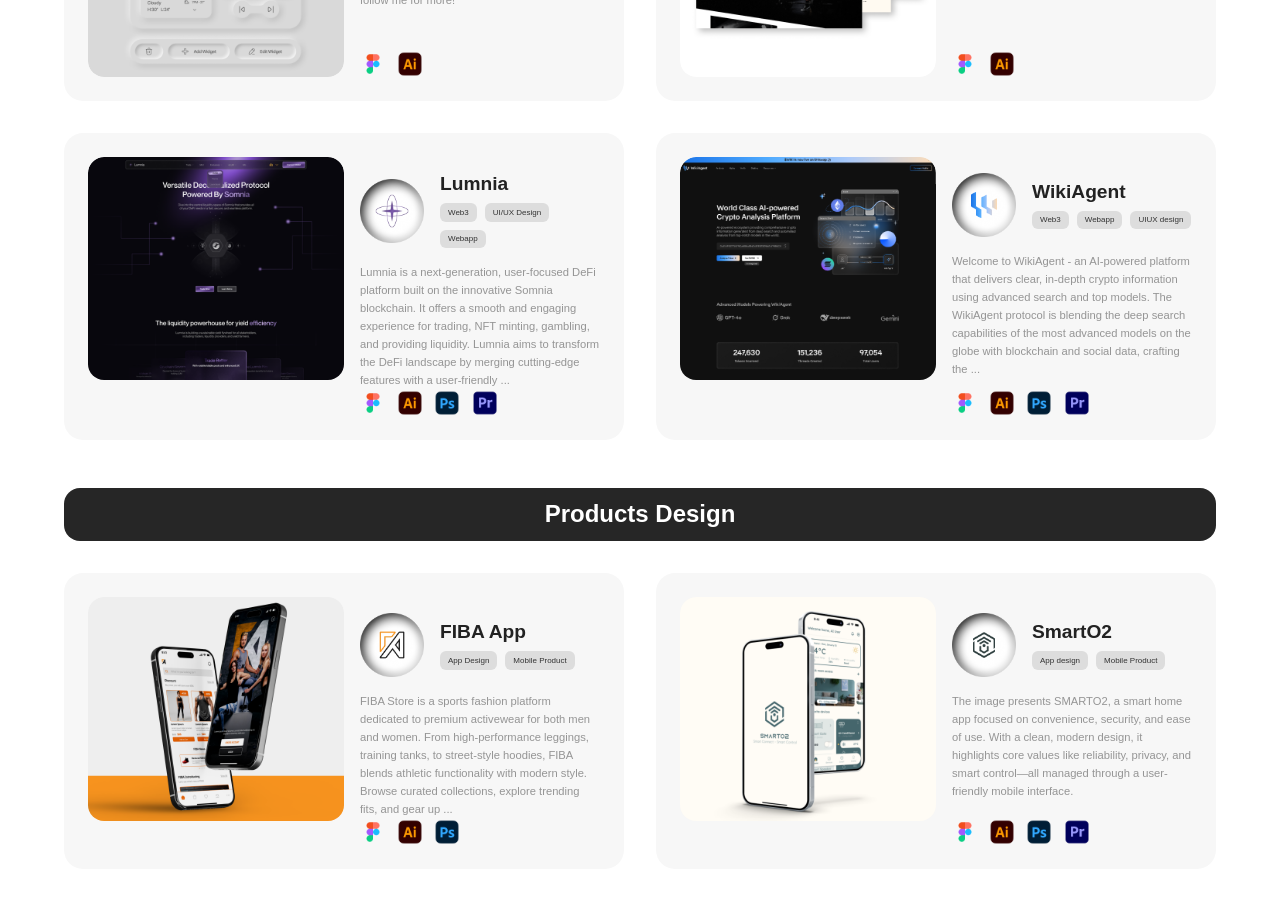
<file: html/portfolio.html>
<!DOCTYPE html>
<html lang="en">
<head>
  <meta charset="UTF-8" />
  <meta name="viewport" content="width=device-width, initial-scale=1.0"/>
  <title>Portfolio | Tuny</title>
  <link rel="stylesheet" href="../css/portfolio.css" />
    <link rel="icon" type="image/png" href="../icon-head.png" />
</head>
<body>

<!-- ✅ Header -->
<header class="contact-header">
    <button class="back-btn" onclick="goBack()">
        <img src="../01-contact/back.png" alt="Back">
    </button>
    <a class="booking-btn">You’re Ready for Booking?</a>
</header>


<!-- ✅ body -->

    <!-- ✅ content -->
     <div class="section-01-content">
        <div class="subsection-01-content">
            <h3>Let's see what I can do to help you!</h3>
            <p> Web apps, mobile apps, product pages, and branding - designed with purpose and clarity in every pixel</p>
        </div>
     </div>

    <!-- ✅ Card -->
     <!-- Branding -->
    <div class="main-frame"> 
        <h3 class="section-title-brand">Branding</h3>
        <div class="grid-card">
            <!-- CARD 1 -->
            <div class="portfolio-card">
                <!-- Thumbnail Left -->
                <div class="portfolio-thumbnail">
                    <img src="../brand/Jwake.png" alt="JWake Project" />
                </div>

                <!-- Right Info -->
                <div class="portfolio-info">
                    <!-- Header -->
                    <div class="portfolio-header">
                        <img src="../brand/Group 39514.png" class="icon-logo" alt="Logo" />
                        <div class="title">
                            <h4 class="portfolio-title">JWAKE</h4>
                            <div class="tags">
                                <span>Branding</span>
                                <span>UI/UX</span>
                                <span>Visual Design</span>
                            </div>
                        </div>
                    </div>

                    <!-- Description -->
                    <div class="portfolio-description-01">
                        JWake is a performance-driven fitness brand. The visual design reflects power, discipline, and masculinity with dark themes and strong, angular logo elements. The branding is built to resonate with athletes who demand both aesthetics and functionality in their training space.
                    </div>

                    <!-- Tools -->
                    <div class="tools">
                        <img src="../portfolio/tools/FIGMA.png" alt="Figma" />
                        <img src="../portfolio/tools/AI.png" alt="AI" />
                        <img src="../portfolio/tools/PS.png" alt="PS" />
                        <img src="../portfolio/tools/PR.png" alt="PR" />
                    </div>

                    <!-- Arrow Link -->
                    <a href="https://www.behance.net/gallery/174086439/FULL-JWAKE-Brand-Identity-Design" class="hover-arrow">
                        <img src="../portfolio/arrow.png" alt="Go to detail" />
                    </a>
                </div>
            </div> 
            <!-- CARD 2 -->
            <div class="portfolio-card">
                <!-- Thumbnail Left -->
                <div class="portfolio-thumbnail">
                    <img src="../brand/fiba/Mask group.png" alt="JWake Project" />
                </div>

                <!-- Right Info -->
                <div class="portfolio-info">
                    <!-- Header -->
                    <div class="portfolio-header">
                        <img src="../brand/fiba/Frame 1547766184.png" class="icon-logo" alt="Logo" />
                        <div class="title">
                            <h4 class="portfolio-title">FIBA</h4>
                            <div class="tags">
                                <span>Branding</span>
                                <span>Visual Design</span>
                            </div>
                        </div>
                    </div>

                    <!-- Description -->
                    <div class="portfolio-description-02">
                    FIBA combines movement, strength, and balance into a fitness brand with a futuristic look. Its bold typography and angular symbol suggest energy and progress. The brand identity supports both digital UI and physical space visuals for gyms or personal fitness services.
                    </div>

                    <!-- Tools -->
                    <div class="tools">
                        <img src="../portfolio/tools/FIGMA.png" alt="Figma" />
                        <img src="../portfolio/tools/AI.png" alt="AI" />
                        <img src="../portfolio/tools/PS.png" alt="PS" />
                        <img src="../portfolio/tools/PR.png" alt="PR" />
                    </div>

                    <!-- Arrow Link -->
                    <a href="../html/port_detail/brand-fiba.html" class="hover-arrow">
                        <img src="../portfolio/arrow.png" alt="Go to detail" />
                    </a>
                </div>
            </div>
            <!-- CARD 3 -->
            <div class="portfolio-card">
                <!-- Thumbnail Left -->
                <div class="portfolio-thumbnail">
                    <img src="../brand/Aurena/Mask group.png" alt="JWake Project" />
                </div>

                <!-- Right Info -->
                <div class="portfolio-info">
                    <!-- Header -->
                    <div class="portfolio-header">
                        <img src="../brand/Aurena/Frame 1547766184.png" class="icon-logo" alt="Logo" />
                        <div class="title">
                            <h4 class="portfolio-title">Aurena</h4>
                            <div class="tags">
                                <span>Branding</span>
                                <span>Logo</span>
                                <span>Visual Design</span>
                            </div>
                        </div>
                    </div>

                    <!-- Description -->
                    <div class="portfolio-description-03">
                        A natural cosmetic brand rooted in organic purity. The branding uses soft curves and minimal linework to evoke a sense of calm, care, and authenticity. Aurena targets users who seek balance between beauty and nature.                    </div>

                    <!-- Tools -->
                    <div class="tools">
                        <img src="../portfolio/tools/FIGMA.png" alt="Figma" />
                        <img src="../portfolio/tools/AI.png" alt="AI" />
                        <img src="../portfolio/tools/PS.png" alt="PS" />
                        <img src="../portfolio/tools/PR.png" alt="PR" />
                    </div>

                    <!-- Arrow Link -->
                    <a href="../html/port_detail/aurena.html" class="hover-arrow">
                        <img src="../portfolio/arrow.png" alt="Go to detail" />
                    </a>
                </div>
            </div>
            <!-- CARD 4 -->
            <div class="portfolio-card">
                <!-- Thumbnail Left -->
                <div class="portfolio-thumbnail">
                    <img src="../brand/frefru/Mask group.png" alt="JWake Project" />
                </div>

                <!-- Right Info -->
                <div class="portfolio-info">
                    <!-- Header -->
                    <div class="portfolio-header">
                        <img src="../brand/frefru/Frame 1547766184.png" class="icon-logo" alt="Logo" />
                        <div class="title">
                            <h4 class="portfolio-title">Frefru</h4>
                            <div class="tags">
                                <span>Branding</span>
                                <span>Logo</span>
                                <span>Visual Design</span>
                            </div>
                        </div>
                    </div>

                    <!-- Description -->
                    <div class="portfolio-description-04">
                        Frefru is a vibrant canned drink brand that celebrates fruity freshness and playfulness. The packaging is bold, icy, and fun—ideal for a young audience. Its typography and layout emphasize refreshment and bold taste appeal.                    </div>

                    <!-- Tools -->
                    <div class="tools">
                        <img src="../portfolio/tools/FIGMA.png" alt="Figma" />
                        <img src="../portfolio/tools/AI.png" alt="AI" />
                        <img src="../portfolio/tools/PS.png" alt="PS" />
                        <img src="../portfolio/tools/PR.png" alt="PR" />
                    </div>

                    <!-- Arrow Link -->
                    <a href="../html/port_detail/frefru.html" class="hover-arrow">
                        <img src="../portfolio/arrow.png" alt="Go to detail" />
                    </a>
                </div>
            </div> 
            <!-- CARD 5 -->
            <div class="portfolio-card">
                <!-- Thumbnail Left -->
                <div class="portfolio-thumbnail">
                    <img src="../brand/Locacaf/Mask group.png" alt="JWake Project" />
                </div>

                <!-- Right Info -->
                <div class="portfolio-info">
                    <!-- Header -->
                    <div class="portfolio-header">
                        <img src="../brand/Locacaf/Frame 1547766184.png" class="icon-logo" alt="Logo" />
                        <div class="title">
                            <h4 class="portfolio-title">LocaCaf</h4>
                            <div class="tags">
                                <span>Branding</span>
                                <span>Logo</span>
                                <span>Visual Design</span>
                            </div>
                        </div>
                    </div>

                    <!-- Description -->
                    <div class="portfolio-description-05">
                        LocaCaf is an artisan coffee brand that brings handmade warmth into modern spaces. With a cozy, craft-inspired identity, the design highlights simplicity, texture, and sustainability—perfect for local cafés or specialty brewers.
                    </div>

                    <!-- Tools -->
                    <div class="tools">
                        <img src="../portfolio/tools/FIGMA.png" alt="Figma" />
                        <img src="../portfolio/tools/AI.png" alt="AI" />
                        <img src="../portfolio/tools/PS.png" alt="PS" />
                        <img src="../portfolio/tools/PR.png" alt="PR" />
                    </div>

                    <!-- Arrow Link -->
                    <!-- <a href="por_detail.html" class="hover-arrow">
                        <img src="../portfolio/arrow.png" alt="Go to detail" />
                    </a> -->
                </div>
            </div>
            <!-- CARD 6 -->
            <div class="portfolio-card">
                <!-- Thumbnail Left -->
                <div class="portfolio-thumbnail">
                    <img src="../brand/Nattea/Mask group.png" alt="JWake Project" />
                </div>

                <!-- Right Info -->
                <div class="portfolio-info">
                    <!-- Header -->
                    <div class="portfolio-header">
                        <img src="../brand/Nattea/Frame 1547766184.png" class="icon-logo" alt="Logo" />
                        <div class="title">
                            <h4 class="portfolio-title">Nattea</h4>
                            <div class="tags">
                                <span>Branding</span>
                                <span>Logo</span>
                                <span>Visual Design</span>
                            </div>
                        </div>
                    </div>

                    <!-- Description -->
                    <div class="portfolio-description-06">
                        A modern tea brand that blends tradition with sophistication. Nattea’s identity uses earthy tones, elegant serif typography, and texture-rich visuals to represent calmness, mindfulness, and high-quality tea culture.
                    </div>

                    <!-- Tools -->
                    <div class="tools">
                        <img src="../portfolio/tools/FIGMA.png" alt="Figma" />
                        <img src="../portfolio/tools/AI.png" alt="AI" />
                        <img src="../portfolio/tools/PS.png" alt="PS" />
                        <img src="../portfolio/tools/PR.png" alt="PR" />
                    </div>

                    <!-- Arrow Link -->
                    <!-- <a href="por_detail.html" class="hover-arrow">
                        <img src="../portfolio/arrow.png" alt="Go to detail" />
                    </a> -->
                </div>
            </div>
        </div>
    </div>
    <!-- websites -->
    <div class="main-frame">
        <h3 class="section-title-web">Websites</h3>
        <div class="grid-card">
            <!-- COMMON Card -->
            <div class="portfolio-card">
                <!-- Thumbnail Left -->
                <div class="portfolio-thumbnail">
                    <img src="../Sample/Mask group.png" alt="JWake Project" />
                </div>

                <!-- Right Info -->
                <div class="portfolio-info">
                    <!-- Header -->
                    <div class="portfolio-header">
                        <img src="../Sample/Group 39514.png" class="icon-logo" alt="Logo" />
                        <div class="title">
                            <h4 class="portfolio-title">Sample UI Design</h4>
                            <div class="tags">
                                <span>UI</span>
                                <span>Inspiration</span>
                                <span>UIUX design</span>
                            </div>
                        </div>
                    </div>

                    <!-- Description -->
                    <div class="portfolio-description-02">
                        Love UI elements? — explore and apply any component to your style library!
                        Don't forget follow me for more!                   
                     </div>

                    <!-- Tools -->
                    <div class="tools">
                        <img src="../portfolio/tools/FIGMA.png" alt="Figma" />
                        <img src="../portfolio/tools/AI.png" alt="AI" />
                        <!-- <img src="../portfolio/tools/PS.png" alt="PS" /> -->
                        <!-- <img src="../portfolio/tools/PR.png" alt="PR" /> -->
                    </div>

                    <!-- Arrow Link -->
                    <a href="https://www.behance.net/gallery/229526099/Neumorphic-Design-Updated-0807" class="hover-arrow">
                        <img src="../portfolio/arrow.png" alt="Go to detail" />
                    </a>
                </div>
            </div>
            <!-- UI SHOWCASE -->
            <div class="portfolio-card">
                <!-- Thumbnail Left -->
                <div class="portfolio-thumbnail">
                    <img src="../UI inspiration/thumbnail.png" alt="JWake Project" />
                </div>

                <!-- Right Info -->
                <div class="portfolio-info">
                    <!-- Header -->
                    <div class="portfolio-header">
                        <img src="..//UI inspiration/icon.png" class="icon-logo" alt="Logo" />
                        <div class="title">
                            <h4 class="portfolio-title">UI Showcase</h4>
                            <div class="tags">
                                <span>UI prototype Video</span>
                                <span>UIUX design</span>
                            </div>
                        </div>
                    </div>

                    <!-- Description -->
                    <div class="portfolio-description-02">
                        Love UI elements? — explore and apply any component to your style library!
                        Don't forget follow me for more!                   
                     </div>

                    <!-- Tools -->
                    <div class="tools">
                        <img src="../portfolio/tools/FIGMA.png" alt="Figma" />
                        <img src="../portfolio/tools/AI.png" alt="AI" />
                        <!-- <img src="../portfolio/tools/PS.png" alt="PS" /> -->
                        <!-- <img src="../portfolio/tools/PR.png" alt="PR" /> -->
                    </div>

                    <!-- Arrow Link -->
                    <a href="../html/port_detail/uishowcase.html" class="hover-arrow">
                        <img src="../portfolio/arrow.png" alt="Go to detail" />
                    </a>
                </div>
            </div>
            <!-- CARD 1 -->
            <div class="portfolio-card">
                <!-- Thumbnail Left -->
                <div class="portfolio-thumbnail">
                    <img src="../Lumnia/Mask group.png" alt="JWake Project" />
                </div>

                <!-- Right Info -->
                <div class="portfolio-info">
                    <!-- Header -->
                    <div class="portfolio-header">
                        <img src="../Lumnia/Frame 1547766197.png" class="icon-logo" alt="Logo" />
                        <div class="title">
                            <h4 class="portfolio-title">Lumnia</h4>
                            <div class="tags">
                                <span>Web3</span>
                                <span>UI/UX Design</span>
                                <span>Webapp</span>
                            </div>
                        </div>
                    </div>

                    <!-- Description -->
                    <div class="portfolio-description-01">
                        Lumnia is a next-generation, user-focused DeFi platform built on the innovative Somnia blockchain. It offers a smooth and engaging experience for trading, NFT minting, gambling, and providing liquidity. Lumnia aims to transform the DeFi landscape by merging cutting-edge features with a user-friendly ...
                    </div>

                    <!-- Tools -->
                    <div class="tools">
                        <img src="../portfolio/tools/FIGMA.png" alt="Figma" />
                        <img src="../portfolio/tools/AI.png" alt="AI" />
                        <img src="../portfolio/tools/PS.png" alt="PS" />
                        <img src="../portfolio/tools/PR.png" alt="PR" />
                    </div>

                    <!-- Arrow Link -->
                    <a href="../html/port_detail/lumnia.html" class="hover-arrow">
                        <img src="../portfolio/arrow.png" alt="Go to detail" />
                    </a>
                </div>
            </div> 
            <!-- CARD 2 -->
            <div class="portfolio-card">
                <!-- Thumbnail Left -->
                <div class="portfolio-thumbnail">
                    <img src="../Wiki/Mask group.png" alt="JWake Project" />
                </div>

                <!-- Right Info -->
                <div class="portfolio-info">
                    <!-- Header -->
                    <div class="portfolio-header">
                        <img src="../Wiki/Frame 1547766184.png" class="icon-logo" alt="Logo" />
                        <div class="title">
                            <h4 class="portfolio-title">WikiAgent</h4>
                            <div class="tags">
                                <span>Web3</span>
                                <span>Webapp</span>
                                <span>UIUX design</span>
                            </div>
                        </div>
                    </div>

                    <!-- Description -->
                    <div class="portfolio-description-02">
                        Welcome to WikiAgent - an AI-powered platform that delivers clear, in-depth crypto information using advanced search and top models. The WikiAgent protocol is blending the deep search capabilities of the most advanced models on the globe with blockchain and social data, crafting the ...       </p>
                    </div>

                    <!-- Tools -->
                    <div class="tools">
                        <img src="../portfolio/tools/FIGMA.png" alt="Figma" />
                        <img src="../portfolio/tools/AI.png" alt="AI" />
                        <img src="../portfolio/tools/PS.png" alt="PS" />
                        <img src="../portfolio/tools/PR.png" alt="PR" />
                    </div>

                    <!-- Arrow Link -->
                    <a href="../html/port_detail/wiki.html" class="hover-arrow">
                        <img src="../portfolio/arrow.png" alt="Go to detail" />
                    </a>
                </div>
            </div>
            <!-- CARD 3 -->
        </div>
    </div>
    <!-- products -->
    <div class="main-frame">
        <h3 class="section-title-web">Products Design</h3>
        <div class="grid-card">
            <!-- CARD 1 -->
            <div class="portfolio-card">
                <!-- Thumbnail Left -->
                <div class="portfolio-thumbnail">
                    <img src="../product/FIBA/Mask group.png" alt="JWake Project" />
                </div>

                <!-- Right Info -->
                <div class="portfolio-info">
                    <!-- Header -->
                    <div class="portfolio-header">
                        <img src="../product/FIBA/Frame 1547766184.png" class="icon-logo" alt="Logo" />
                        <div class="title">
                            <h4 class="portfolio-title">FIBA App</h4>
                            <div class="tags">
                                <span>App Design</span>
                                <span>Mobile Product</span>
                            </div>
                        </div>
                    </div>

                    <!-- Description -->
                    <div class="portfolio-description-01">
                        FIBA Store is a sports fashion platform dedicated to premium activewear for both men and women. From high-performance leggings, training tanks, to street-style hoodies, FIBA blends athletic functionality with modern style. Browse curated collections, explore trending fits, and gear up ...                    
                    </div>

                    <!-- Tools -->
                    <div class="tools">
                        <img src="../portfolio/tools/FIGMA.png" alt="Figma" />
                        <img src="../portfolio/tools/AI.png" alt="AI" />
                        <img src="../portfolio/tools/PS.png" alt="PS" />
                        <!-- <img src="../portfolio/tools/PR.png" alt="PR" /> -->
                    </div>

                    <!-- Arrow Link -->
                    <a href="https://www.behance.net/gallery/229287535/FIBA-Mobile-App-Design" class="hover-arrow">
                        <img src="../portfolio/arrow.png" alt="Go to detail" />
                    </a>
                </div>
            </div> 
            <!-- CARD 2 -->
            <div class="portfolio-card">
                <!-- Thumbnail Left -->
                <div class="portfolio-thumbnail">
                    <img src="../product/IoT/Mask group.png" alt="JWake Project" />
                </div>

                <!-- Right Info -->
                <div class="portfolio-info">
                    <!-- Header -->
                    <div class="portfolio-header">
                        <img src="../product/IoT/Frame 1547766184.png" class="icon-logo" alt="Logo" />
                        <div class="title">
                            <h4 class="portfolio-title">SmartO2</h4>
                            <div class="tags">
                                <span>App design</span>
                                <span>Mobile Product</span>
                            </div>
                        </div>
                    </div>

                    <!-- Description -->
                    <div class="portfolio-description-02">
                        The image presents SMARTO2, a smart home app focused on convenience, security, and ease of use. With a clean, modern design, it highlights core values like reliability, privacy, and smart control—all managed through a user-friendly mobile interface.                    
                    </div>

                    <!-- Tools -->
                    <div class="tools">
                        <img src="../portfolio/tools/FIGMA.png" alt="Figma" />
                        <img src="../portfolio/tools/AI.png" alt="AI" />
                        <img src="../portfolio/tools/PS.png" alt="PS" />
                        <img src="../portfolio/tools/PR.png" alt="PR" />
                    </div>

                    <!-- Arrow Link -->
                    <a href="https://www.behance.net/gallery/207474989/SMARTO2-App-Introduction" class="hover-arrow">
                        <img src="../portfolio/arrow.png" alt="Go to detail" />
                    </a>
                </div>
            </div>
            <!-- CARD 3 -->
        </div>
    </div>

    <script src="../js/script.js"></script>
</body>
</html>
</file>
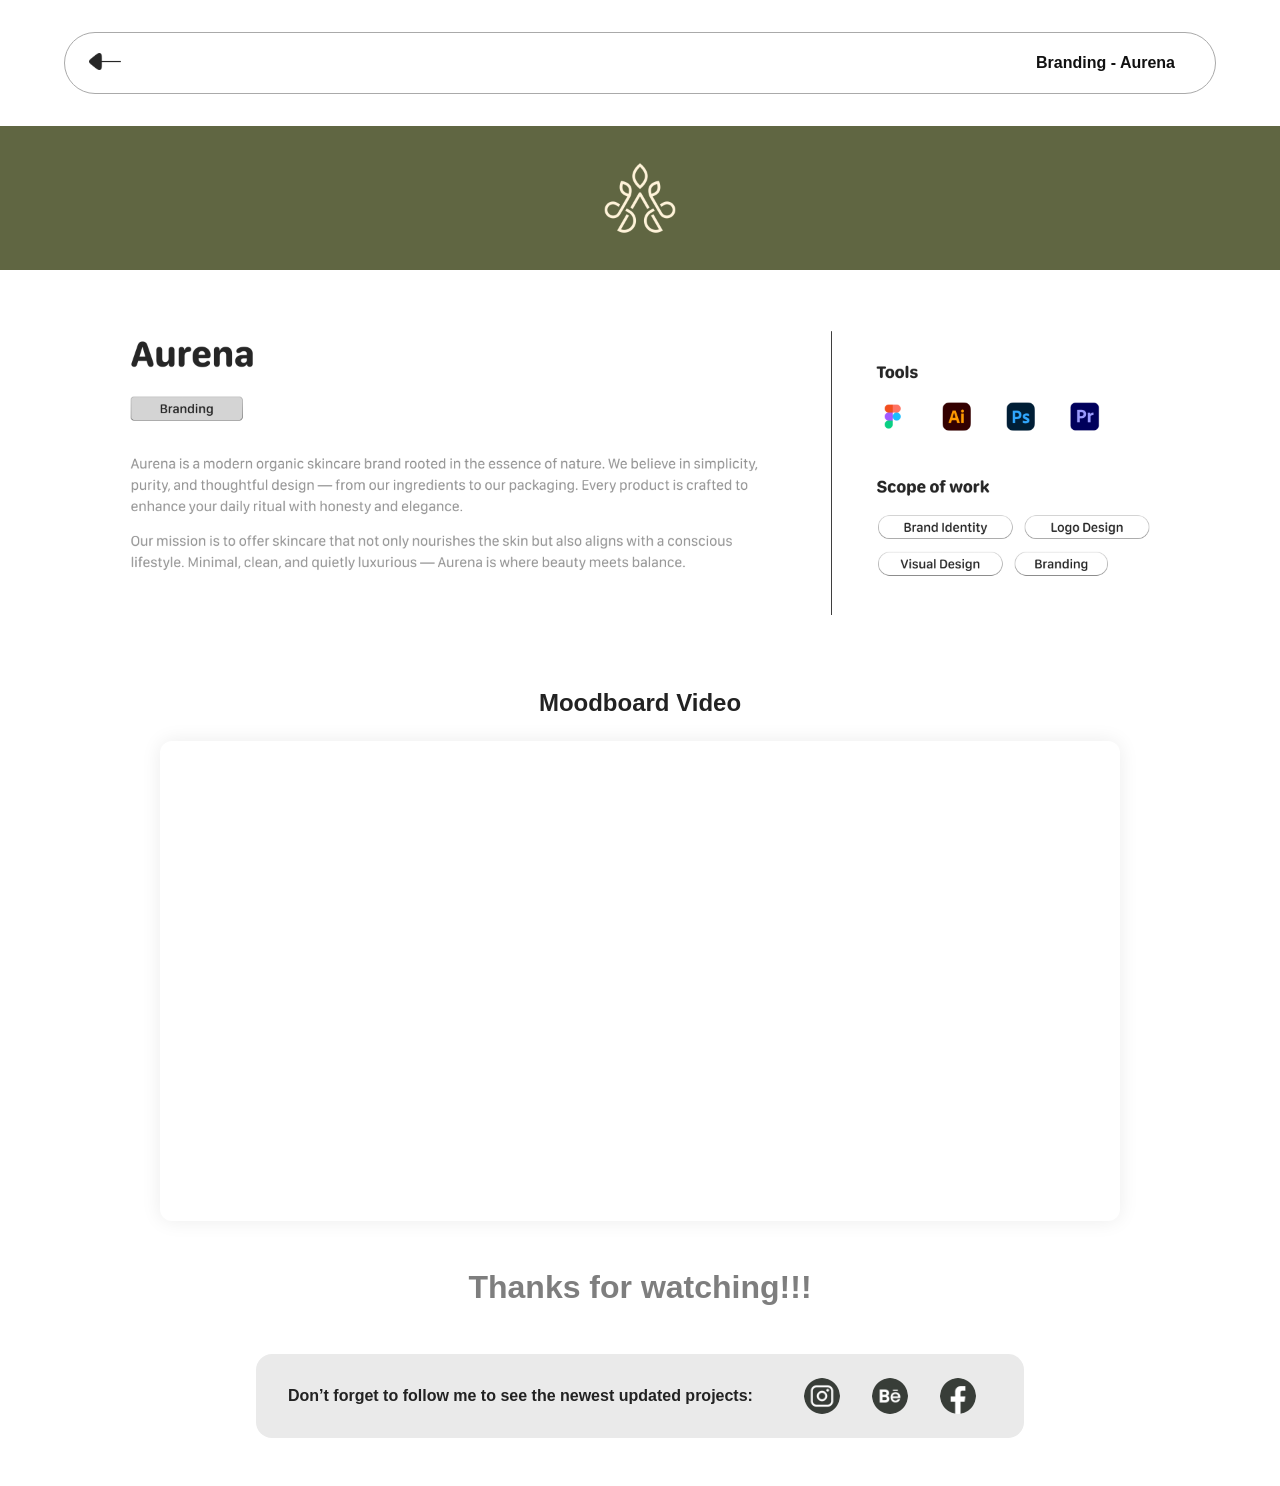
<file: html/port_detail/aurena.html>
<!DOCTYPE html>
<html lang="en">
<head>
  <meta charset="UTF-8" />
  <meta name="viewport" content="width=device-width, initial-scale=1.0"/>
  <title>Portfolio | Tuny</title>
  <link rel="stylesheet" href="../../css/port_detail/aurena.css" />
    <link rel="icon" type="image/png" href="../../icon-head.png" />
</head>
<body>

<!-- ✅ Header -->
<header class="contact-header">
    <button class="back-btn" onclick="goBack()">
        <img src="../../01-contact/back.png" alt="Back">
    </button>
    <a class="booking-btn">Branding - Aurena</a>
</header>


<!-- ✅ body -->
    <div class="cover-logo">
        <img src="../../03-detail-product/Aurena/01.png" ></img>
    </div>

    <div class="frame-wiki">
        <div class="wiki-section-01">
            <img src="../../03-detail-product/Aurena/02.png" alt="">
        </div>
        <div class="moodboard-section">
            <h3 class="section-title">Moodboard Video</h3>
            <div class="moodboard-video-wrapper">
                <video
                src="../../03-detail-product/Aurena/Moodboard video.mp4"
                autoplay
                muted
                loop
                playsinline
                ></video>
            </div>
        </div>
    </div>

    <div class="last-section">
        <p class="thanks">
            Thanks for watching!!!
        </p>
        <section class="follow-section">
            <div class="follow-subsection">
                <p class="follow-text">
                    Don’t forget to follow me to see the newest updated projects:
                </p>
                <div class="social-icons">
                    <a href="https://www.instagram.com/tuny_uiux/" target="_blank" class="social-icon">
                    <img src="../../socials-icon/ins.png" class="icon-bw" alt="Instagram">
                    <img src="../../socials-icon/color-ins.png" class="icon-color" alt="Instagram">
                    </a>
                    <a href="https://www.behance.net/chientunx" target="_blank" class="social-icon">
                    <img src="../../socials-icon/be.png" class="icon-bw" alt="Behance">
                    <img src="../../socials-icon/color-be.png" class="icon-color" alt="Behance">
                    </a>
                    <a href="https://www.facebook.com/TunyDao" target="_blank" class="social-icon">
                    <img src="../../socials-icon/face.png" class="icon-bw" alt="Facebook">
                    <img src="../../socials-icon/color-face.png" class="icon-color" alt="Facebook">
                    </a>
                </div>
            </div>
        </section>
    </div>


</body>
    <script src="../../js/script.js"></script>
</html>
</file>
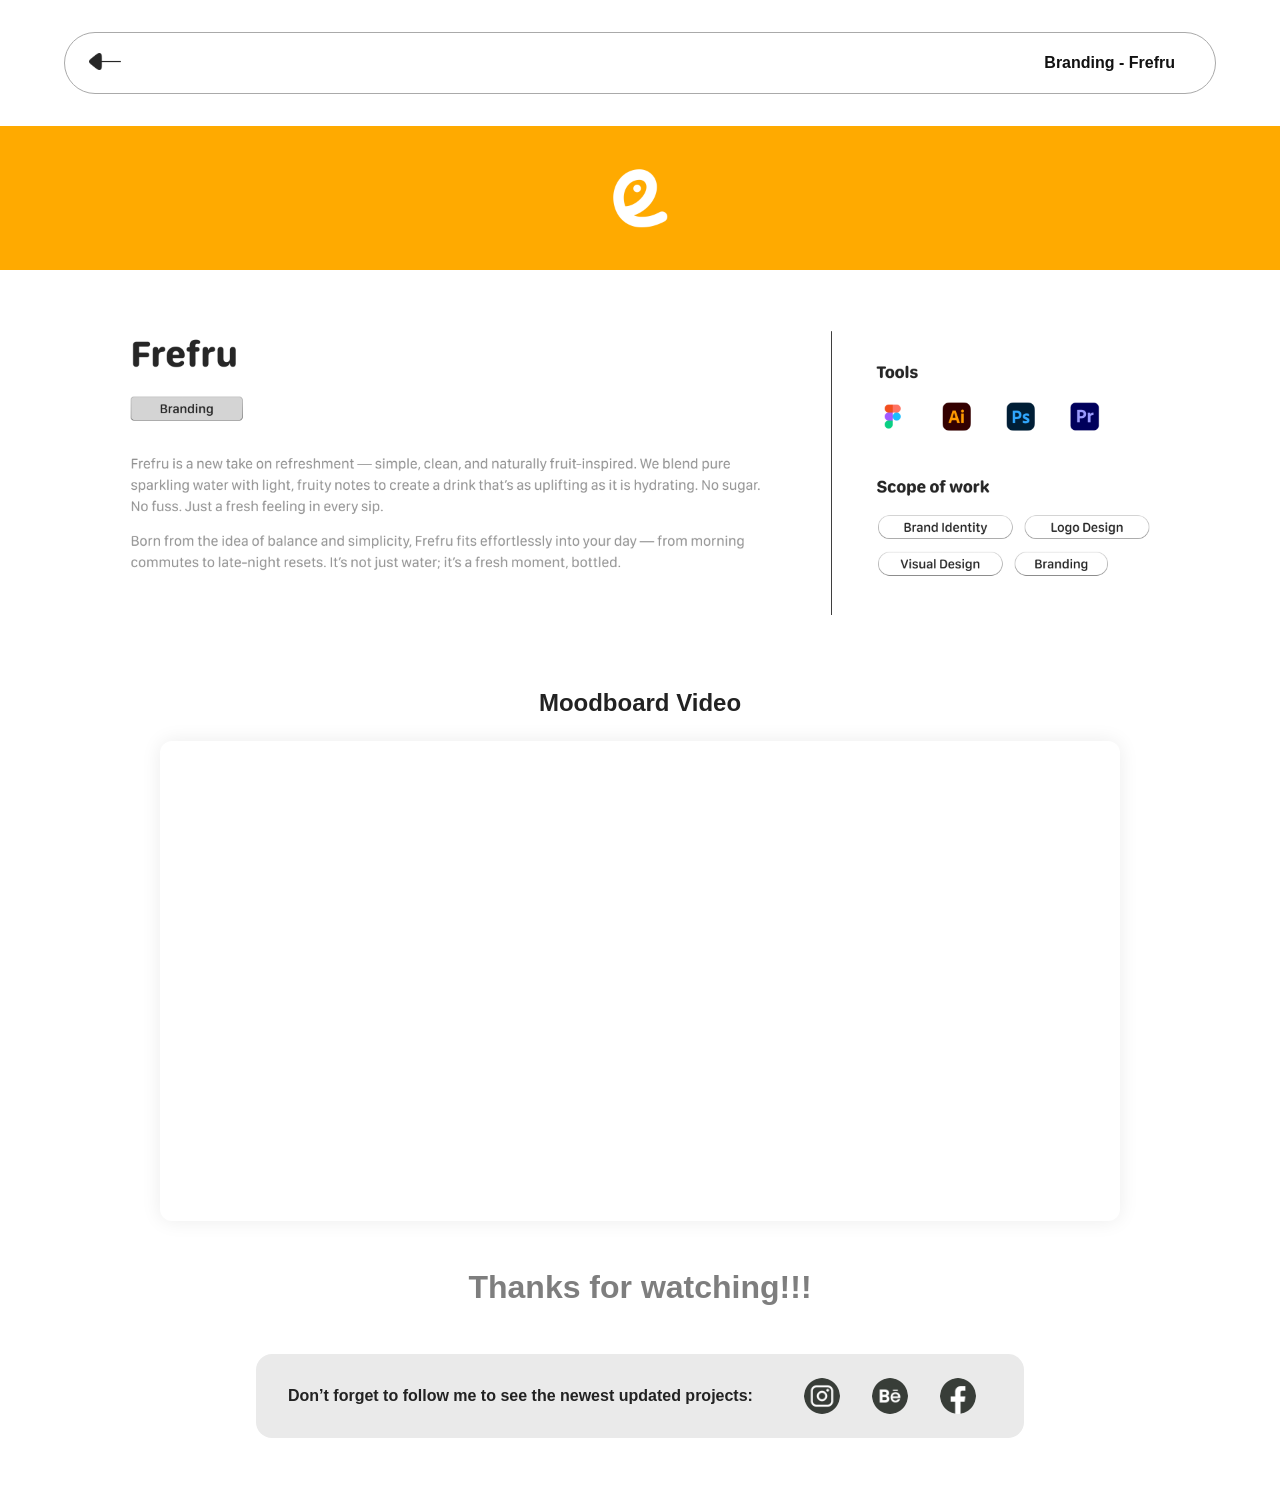
<file: html/port_detail/frefru.html>
<!DOCTYPE html>
<html lang="en">
<head>
  <meta charset="UTF-8" />
  <meta name="viewport" content="width=device-width, initial-scale=1.0"/>
  <title>Portfolio | Tuny</title>
  <link rel="stylesheet" href="../../css/port_detail/aurena.css" />
    <link rel="icon" type="image/png" href="../../icon-head.png" />
</head>
<body>

<!-- ✅ Header -->
<header class="contact-header">
    <button class="back-btn" onclick="goBack()">
        <img src="../../01-contact/back.png" alt="Back">
    </button>
    <a class="booking-btn">Branding - Frefru</a>
</header>


<!-- ✅ body -->
    <div class="cover-logo">
        <img src="../../03-detail-product/frefru/01.png" ></img>
    </div>

    <div class="frame-wiki">
        <div class="wiki-section-01">
            <img src="../../03-detail-product/frefru/02.png" alt="">
        </div>
        <div class="moodboard-section">
            <h3 class="section-title">Moodboard Video</h3>
            <div class="moodboard-video-wrapper">
                <video
                src="../../03-detail-product/frefru/Frefru - Completed - V2.mp4"
                autoplay
                muted
                loop
                playsinline
                ></video>
            </div>
        </div>
    </div>

    <div class="last-section">
        <p class="thanks">
            Thanks for watching!!!
        </p>
        <section class="follow-section">
            <div class="follow-subsection">
                <p class="follow-text">
                    Don’t forget to follow me to see the newest updated projects:
                </p>
                <div class="social-icons">
                    <a href="https://www.instagram.com/tuny_uiux/" target="_blank" class="social-icon">
                    <img src="../../socials-icon/ins.png" class="icon-bw" alt="Instagram">
                    <img src="../../socials-icon/color-ins.png" class="icon-color" alt="Instagram">
                    </a>
                    <a href="https://www.behance.net/chientunx" target="_blank" class="social-icon">
                    <img src="../../socials-icon/be.png" class="icon-bw" alt="Behance">
                    <img src="../../socials-icon/color-be.png" class="icon-color" alt="Behance">
                    </a>
                    <a href="https://www.facebook.com/TunyDao" target="_blank" class="social-icon">
                    <img src="../../socials-icon/face.png" class="icon-bw" alt="Facebook">
                    <img src="../../socials-icon/color-face.png" class="icon-color" alt="Facebook">
                    </a>
                </div>
            </div>
        </section>
    </div>


</body>
    <script src="../../js/script.js"></script>
</html>
</file>
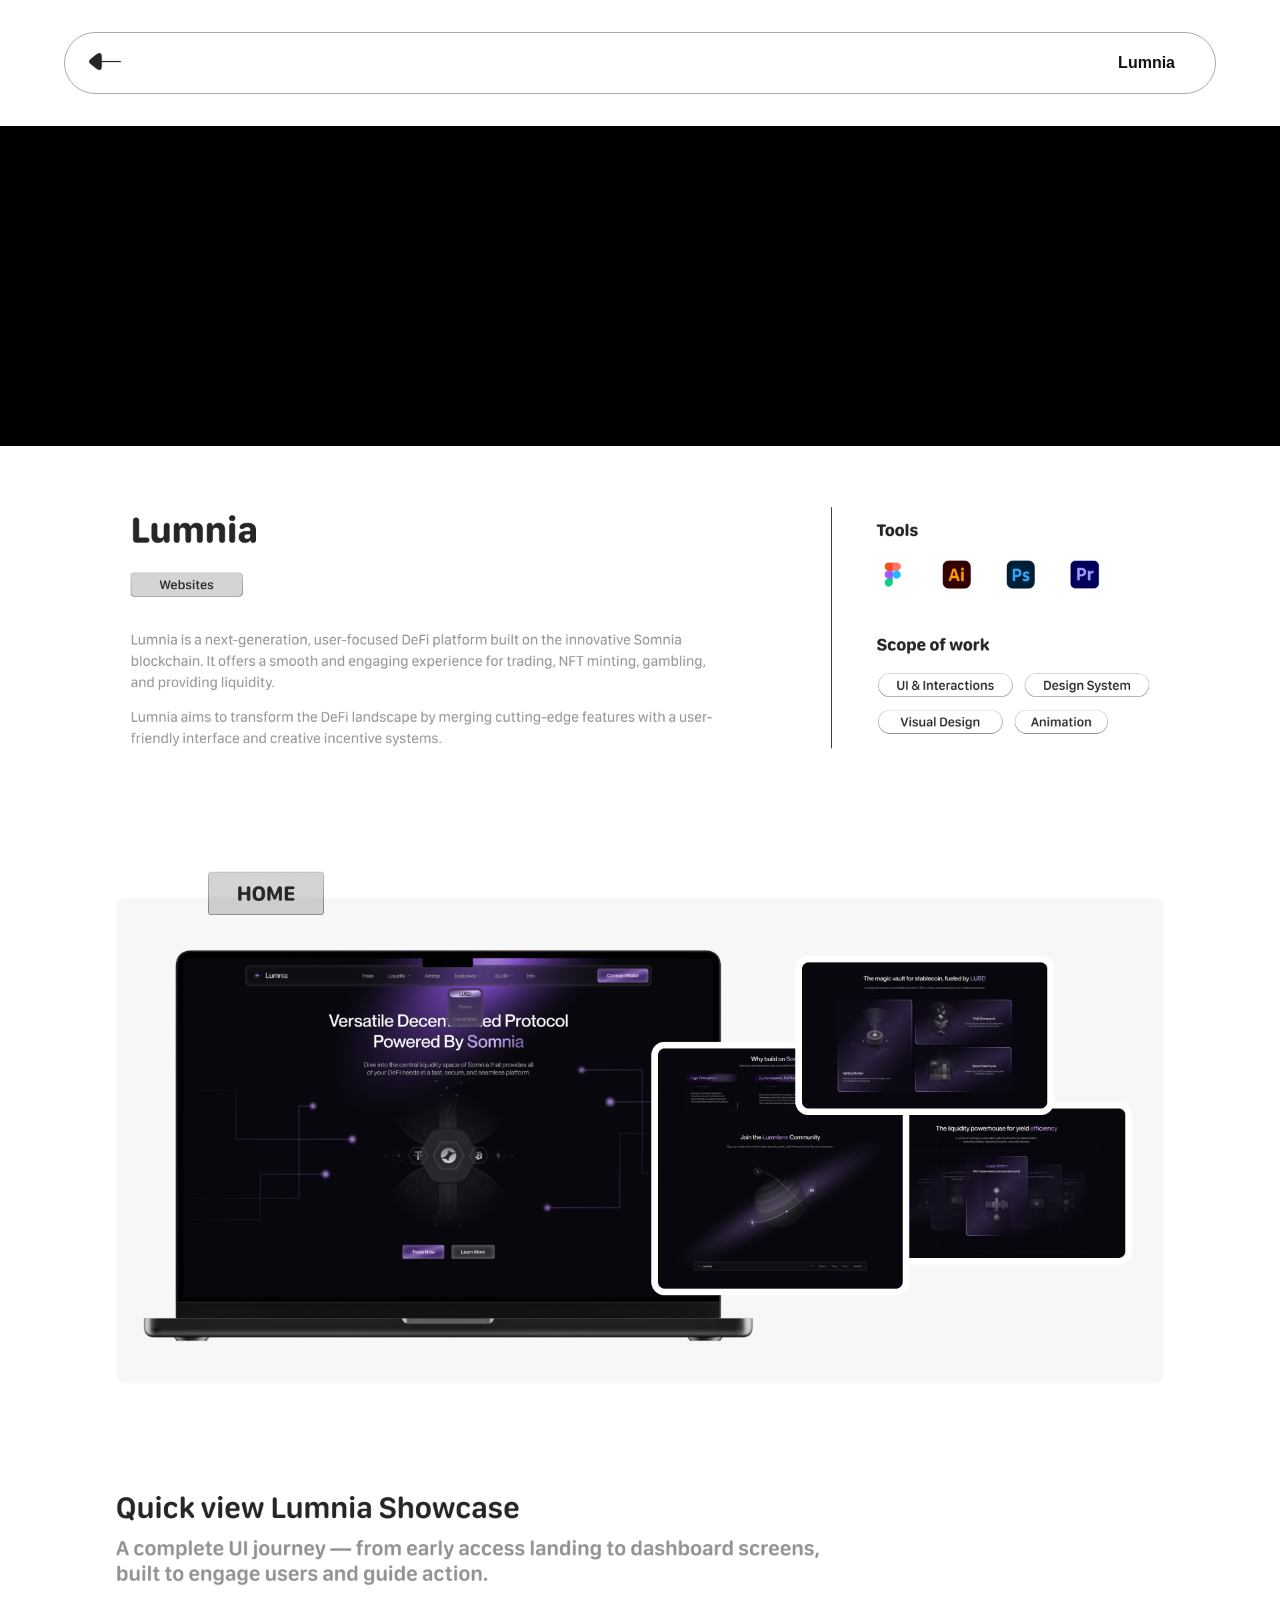
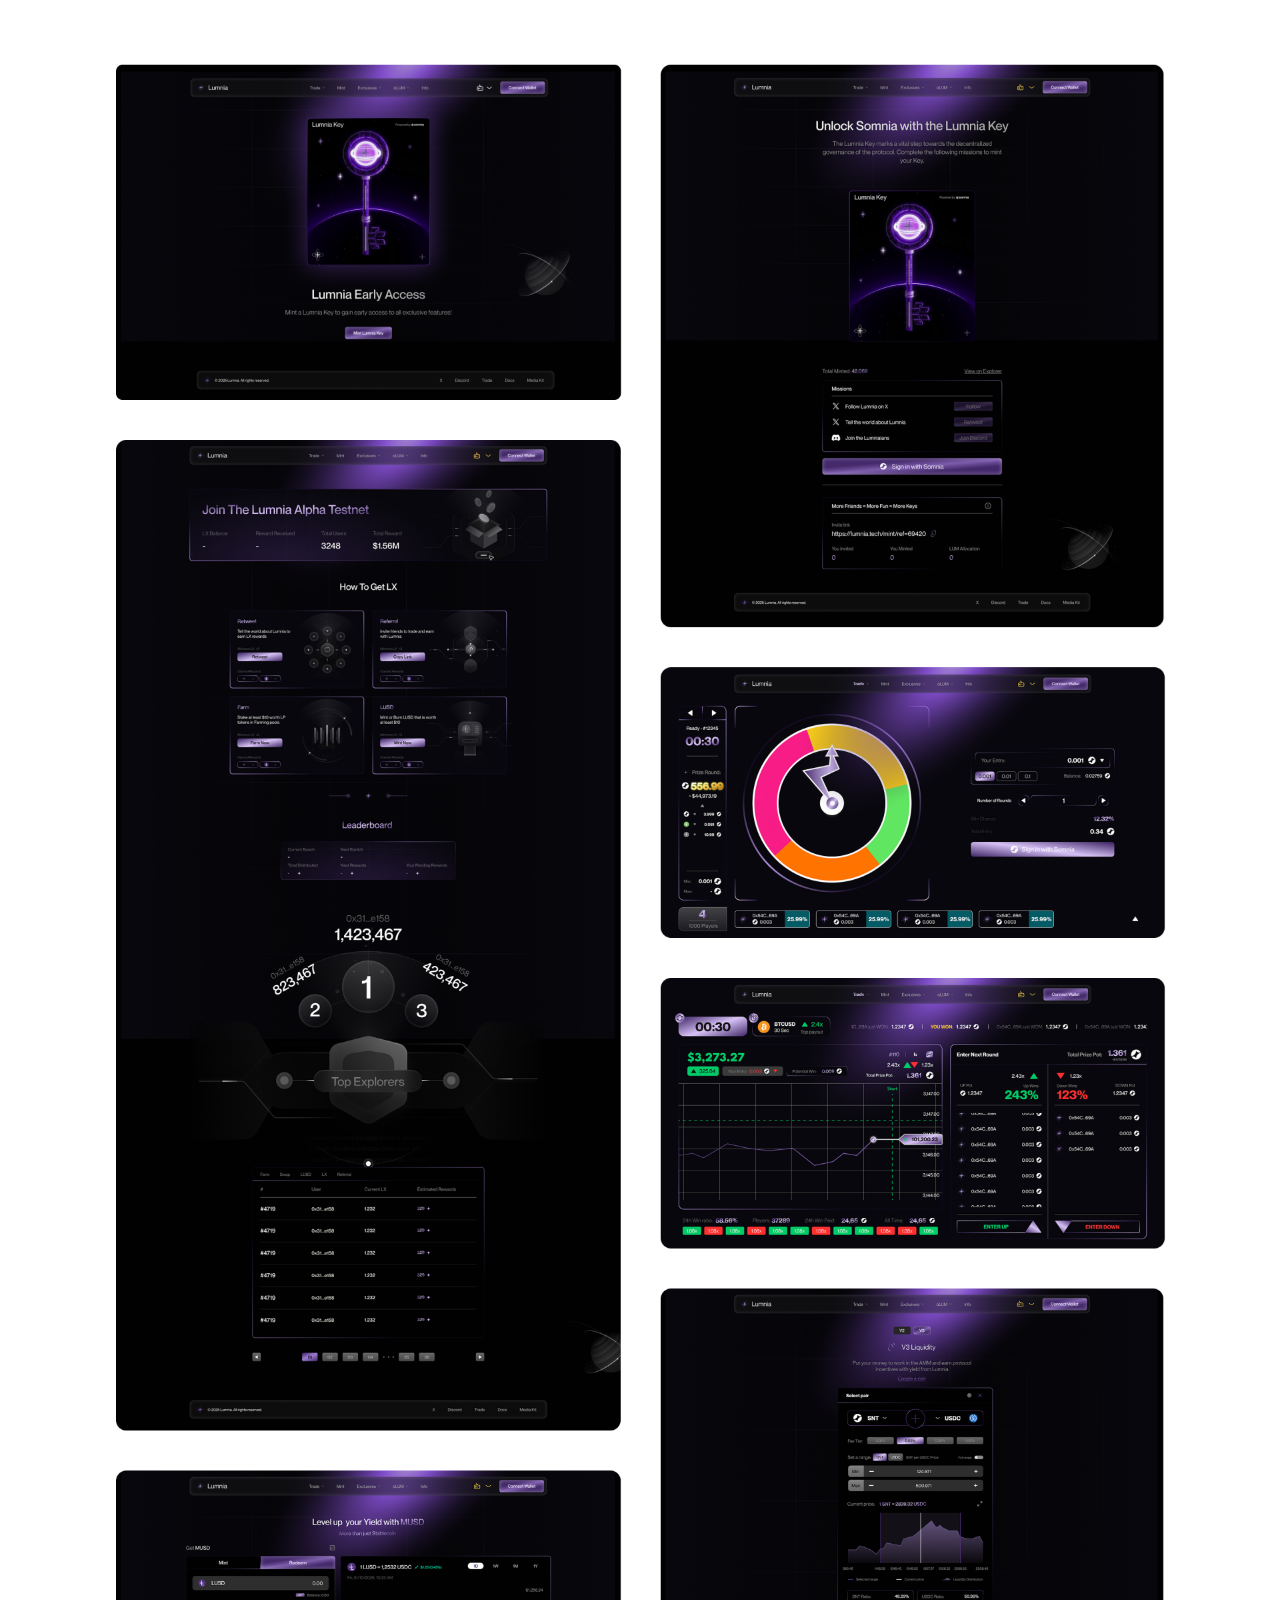
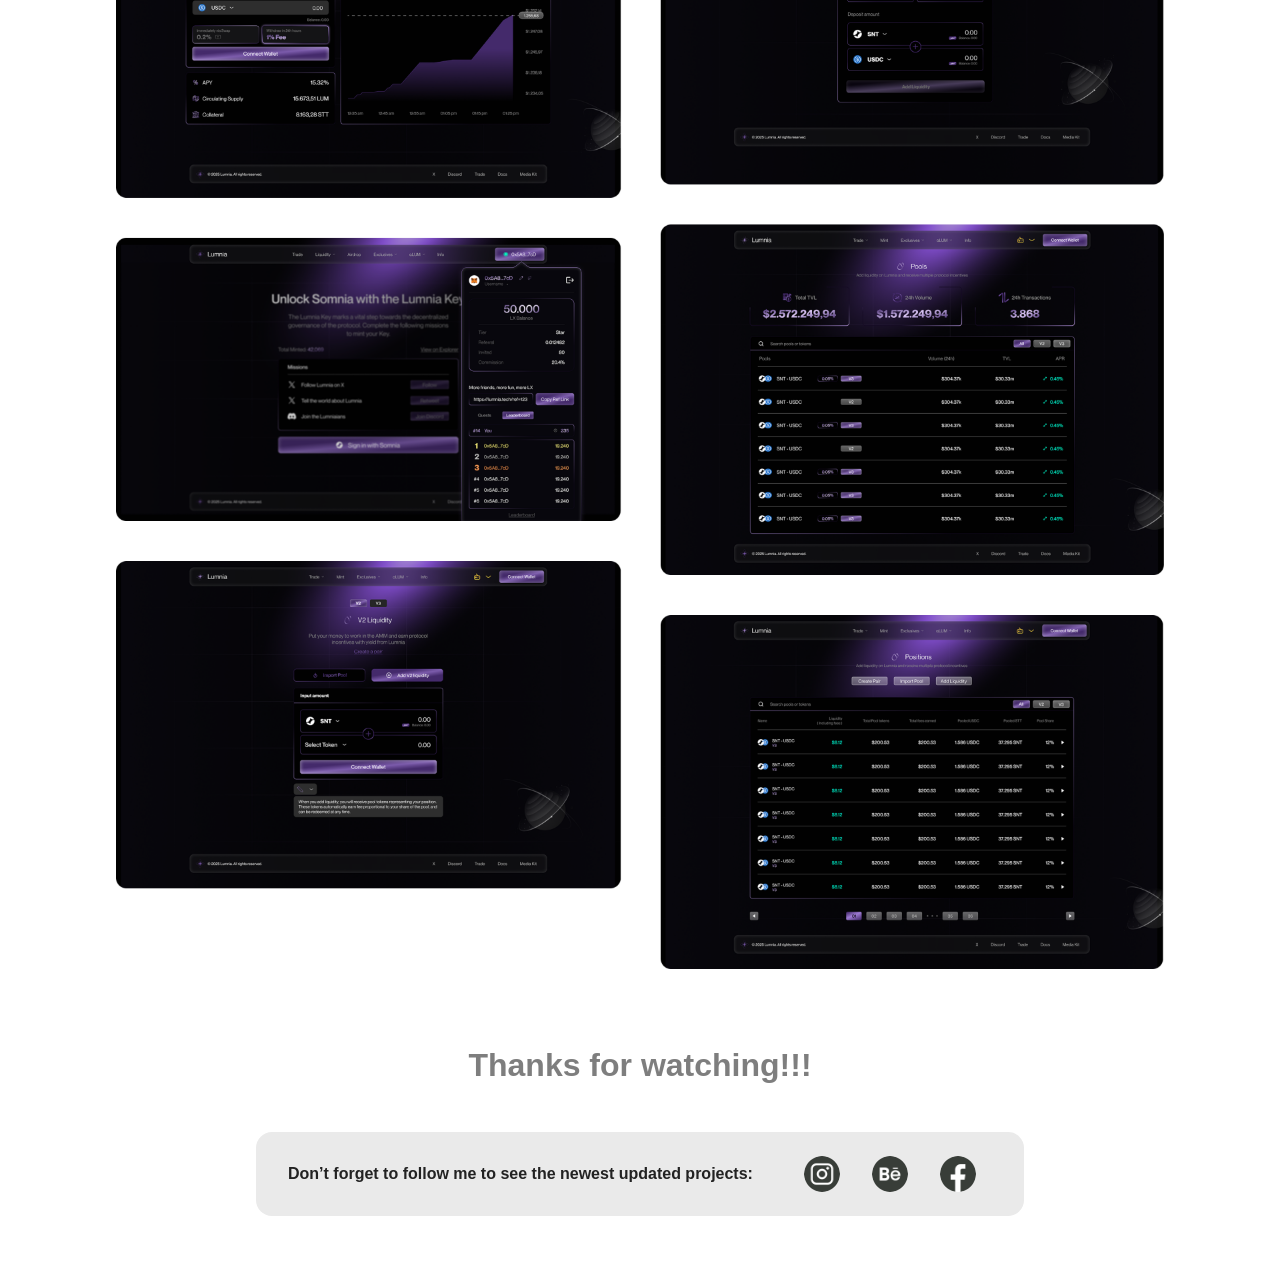
<file: html/port_detail/lumnia.html>
<!DOCTYPE html>
<html lang="en">
<head>
  <meta charset="UTF-8" />
  <meta name="viewport" content="width=device-width, initial-scale=1.0"/>
  <title>Portfolio | Tuny</title>
  <link rel="stylesheet" href="../../css/port_detail/lumnia.css" />
    <link rel="icon" type="image/png" href="../../icon-head.png" />
</head>
<body>

<!-- ✅ Header -->
<header class="contact-header">
    <button class="back-btn" onclick="goBack()">
        <img src="../../01-contact/back.png" alt="Back">
    </button>
    <a class="booking-btn">Lumnia</a>
</header>


<!-- ✅ body -->
    <div class="cover-animation">
        <video src="../../03-detail-product/Lumnia/lum-vid.mp4" autoplay muted loop playsinline ></video>
    </div>

    <div class="frame-wiki">
        <div class="wiki-section-01">
            <img src="../../03-detail-product/Lumnia/01.png" alt="">
        </div>
        <div class="wiki-section-02">
            <img src="../../03-detail-product/Lumnia/02.png" alt="">
        </div>
        <div class="wiki-section-03">
            <img src="../../03-detail-product/Lumnia/03.png" alt="">
        </div>
    </div>

    <div class="last-section">
        <p class="thanks">
            Thanks for watching!!!
        </p>
        <section class="follow-section">
            <div class="follow-subsection">
                <p class="follow-text">
                    Don’t forget to follow me to see the newest updated projects:
                </p>
                <div class="social-icons">
                    <a href="https://www.instagram.com/tuny_uiux/" target="_blank" class="social-icon">
                    <img src="../../socials-icon/ins.png" class="icon-bw" alt="Instagram">
                    <img src="../../socials-icon/color-ins.png" class="icon-color" alt="Instagram">
                    </a>
                    <a href="https://www.behance.net/chientunx" target="_blank" class="social-icon">
                    <img src="../../socials-icon/be.png" class="icon-bw" alt="Behance">
                    <img src="../../socials-icon/color-be.png" class="icon-color" alt="Behance">
                    </a>
                    <a href="https://www.facebook.com/TunyDao" target="_blank" class="social-icon">
                    <img src="../../socials-icon/face.png" class="icon-bw" alt="Facebook">
                    <img src="../../socials-icon/color-face.png" class="icon-color" alt="Facebook">
                    </a>
                </div>
            </div>
        </section>
    </div>


</body>
    <script src="../../js/script.js"></script>
</html>
</file>
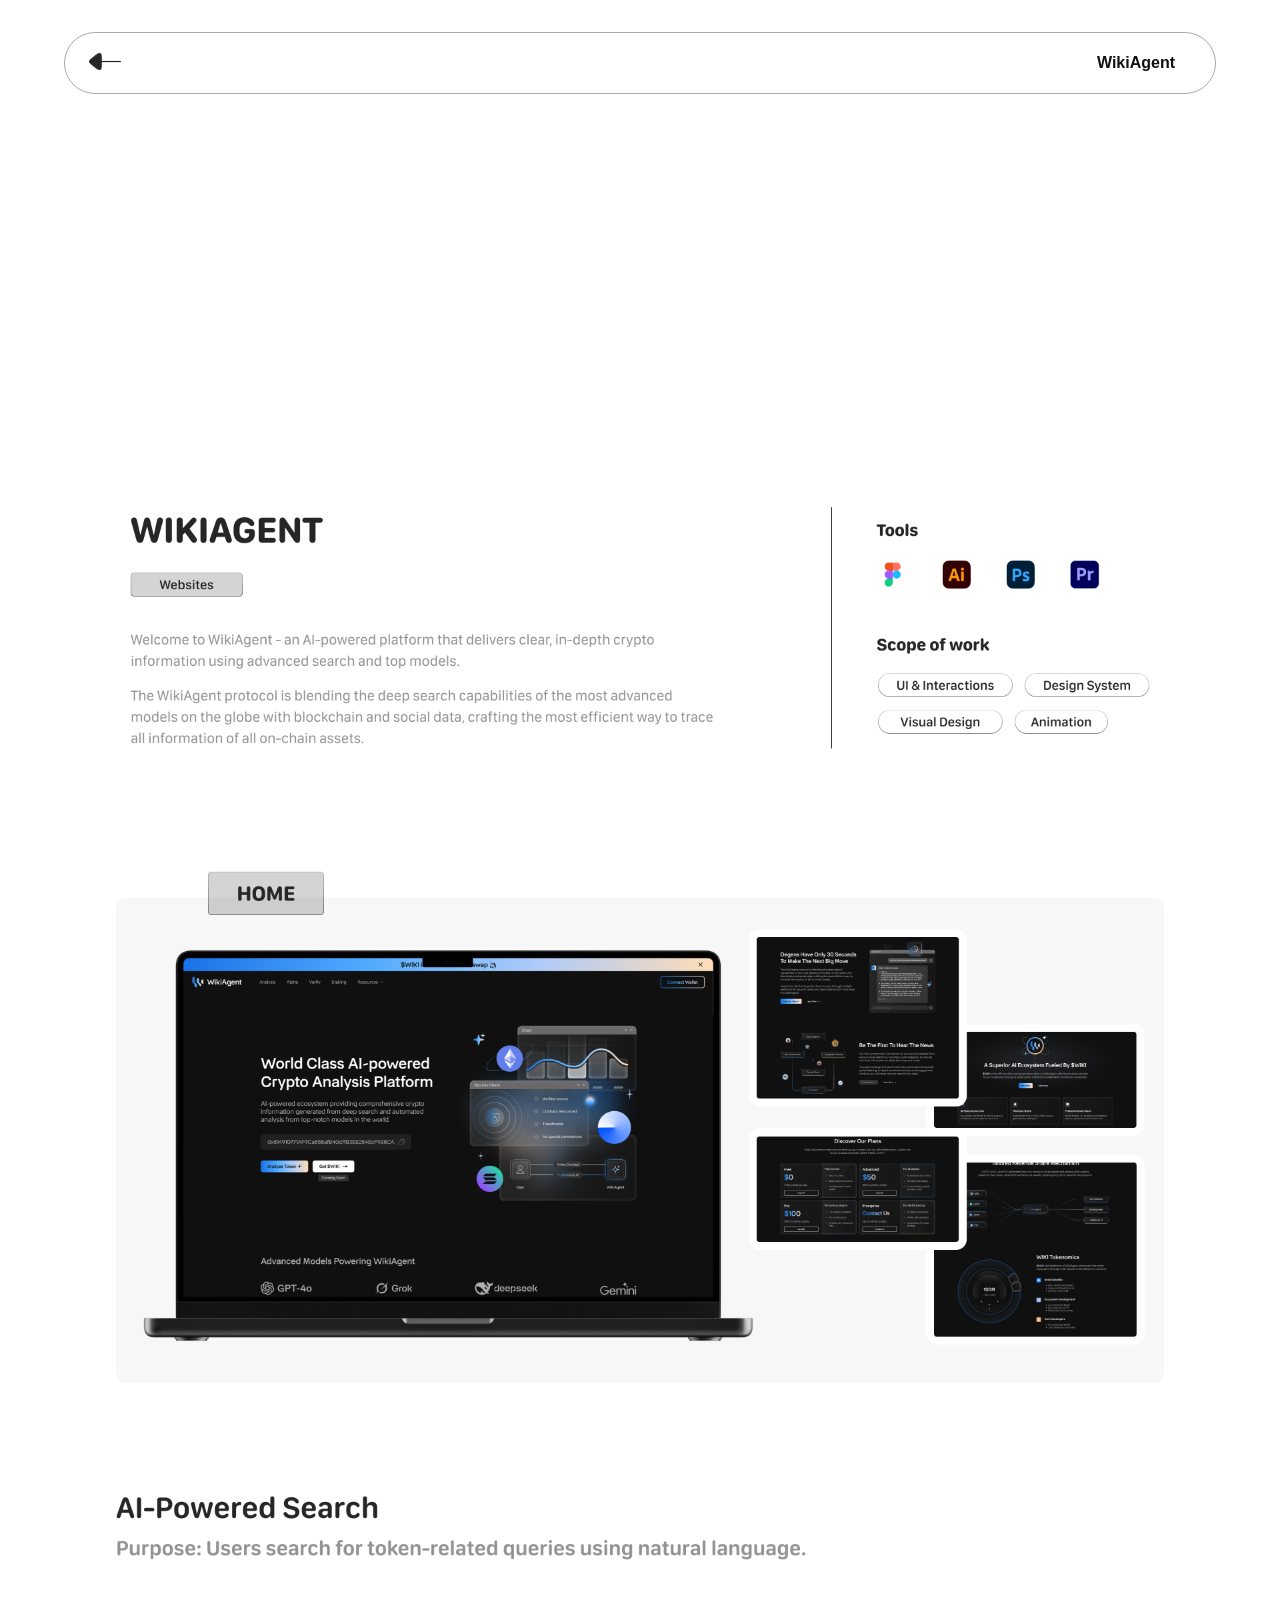
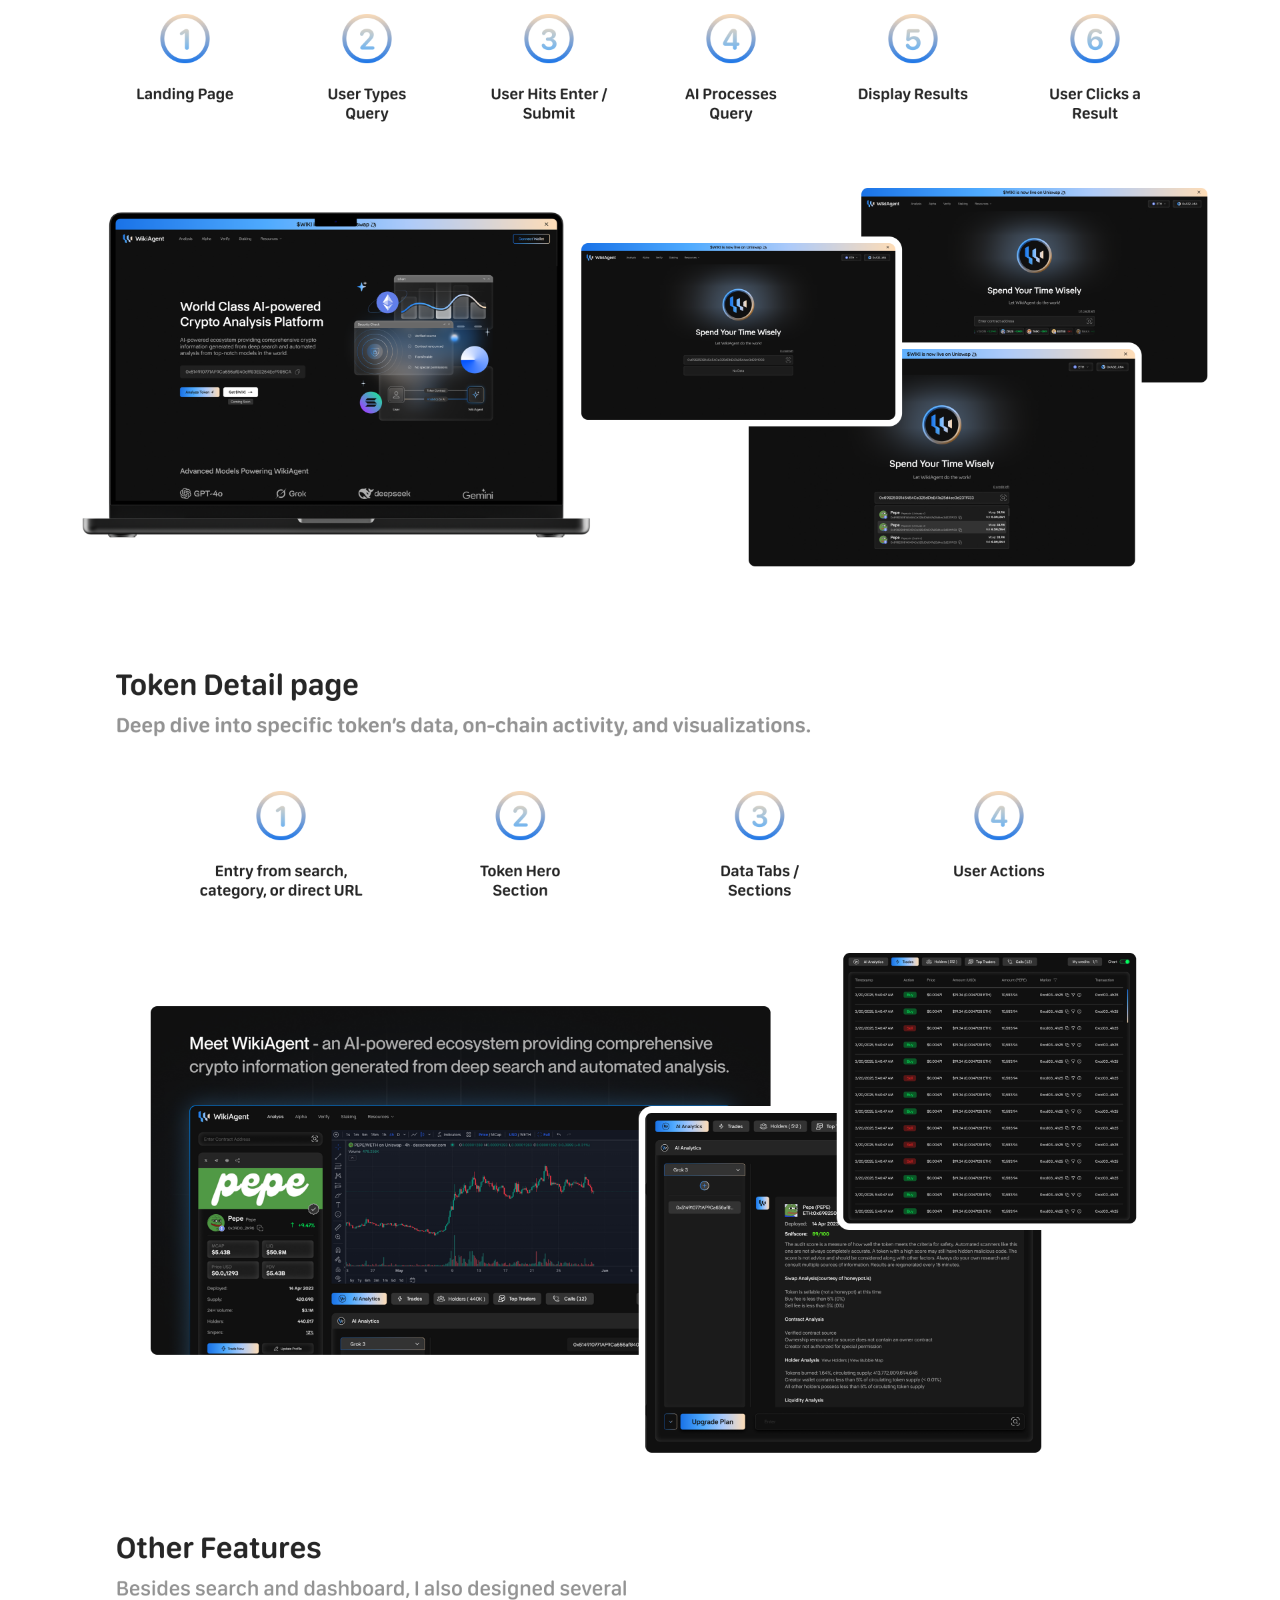
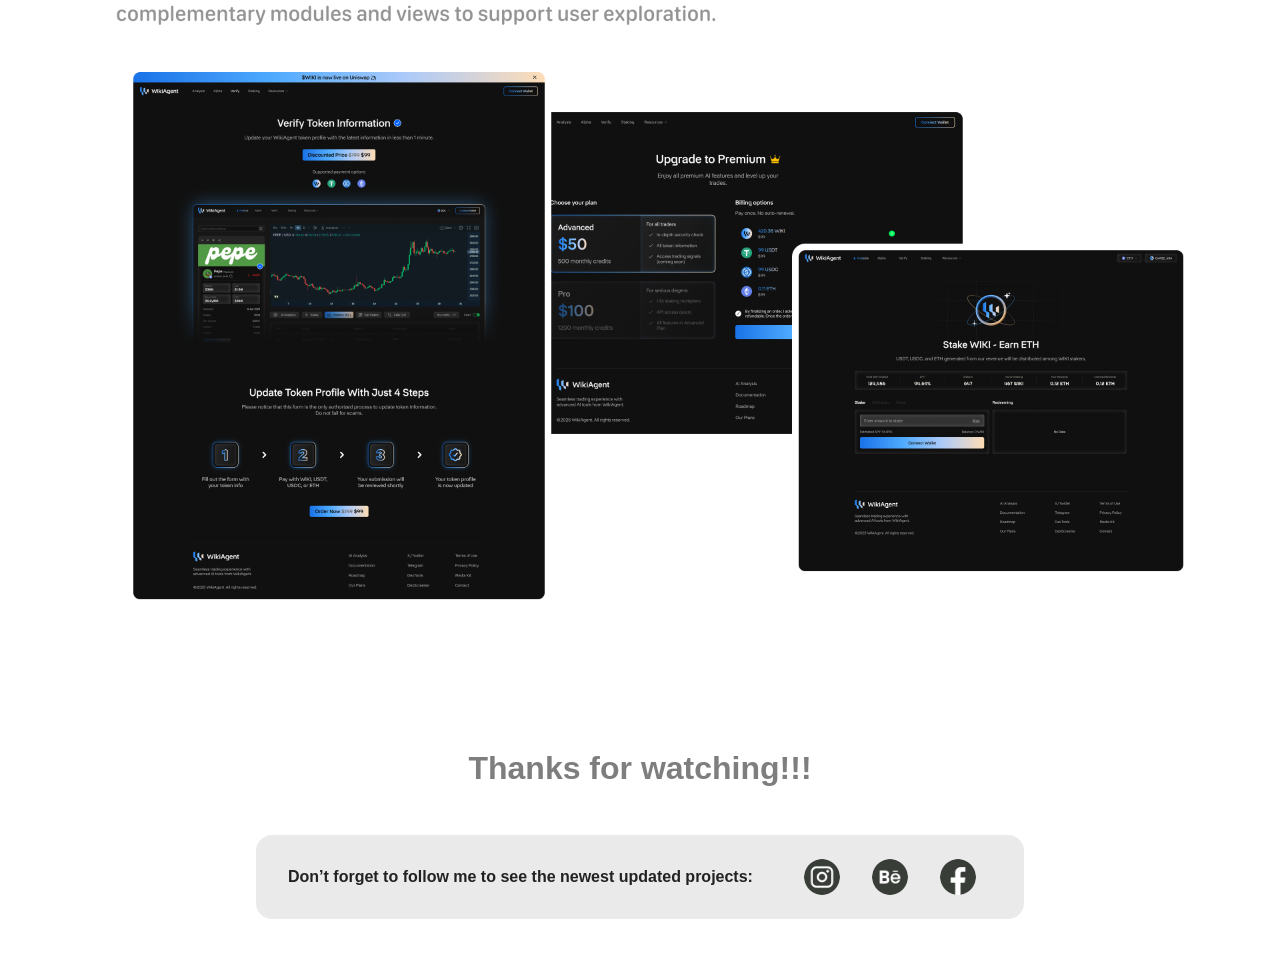
<file: html/port_detail/wiki.html>
<!DOCTYPE html>
<html lang="en">
<head>
  <meta charset="UTF-8" />
  <meta name="viewport" content="width=device-width, initial-scale=1.0"/>
  <title>Portfolio | Tuny</title>
  <link rel="stylesheet" href="../../css/port_detail/wiki.css" />
    <link rel="icon" type="image/png" href="../icon-head.png" />
</head>
<body>

<!-- ✅ Header -->
<header class="contact-header">
    <button class="back-btn" onclick="goBack()">
        <img src="../../01-contact/back.png" alt="Back">
    </button>
    <a class="booking-btn">WikiAgent</a>
</header>


<!-- ✅ body -->
    <div class="cover-animation">
        <video src="../../03-detail-product/wiki/Wiki Video.mp4" autoplay muted loop playsinline ></video>
    </div>

    <div class="frame-wiki">
        <div class="wiki-section-01">
            <img src="../../03-detail-product/wiki/01.png" alt="">
        </div>
        <div class="wiki-section-02">
            <img src="../../03-detail-product/wiki/section2.png" alt="">
        </div>
        <div class="wiki-section-03">
            <img src="../../03-detail-product/wiki/section3.png" alt="">
        </div>
        <div class="wiki-section-04">
            <img src="../../03-detail-product/wiki/section4.png" alt="">
        </div>
        <div class="wiki-section-05">
            <img src="../../03-detail-product/wiki/section5.png" alt="">
        </div>
    </div>

    <div class="last-section">
        <p class="thanks">
            Thanks for watching!!!
        </p>
        <section class="follow-section">
            <div class="follow-subsection">
                <p class="follow-text">
                    Don’t forget to follow me to see the newest updated projects:
                </p>
                <div class="social-icons">
                    <a href="https://www.instagram.com/tuny_uiux/" target="_blank" class="social-icon">
                    <img src="../../socials-icon/ins.png" class="icon-bw" alt="Instagram">
                    <img src="../../socials-icon/color-ins.png" class="icon-color" alt="Instagram">
                    </a>
                    <a href="https://www.behance.net/chientunx" target="_blank" class="social-icon">
                    <img src="../../socials-icon/be.png" class="icon-bw" alt="Behance">
                    <img src="../../socials-icon/color-be.png" class="icon-color" alt="Behance">
                    </a>
                    <a href="https://www.facebook.com/TunyDao" target="_blank" class="social-icon">
                    <img src="../../socials-icon/face.png" class="icon-bw" alt="Facebook">
                    <img src="../../socials-icon/color-face.png" class="icon-color" alt="Facebook">
                    </a>
                </div>
            </div>
        </section>
    </div>


</body>
    <script src="../../js/script.js"></script>
</html>
</file>
<file: css/style.css>
/* ===== GENERAL SETUP ===== */
:root {
  --main-color: #262626;
  --gray-color: #B3B3B3;
  --light: #FFFFFF;
  --gradient-color:linear-gradient(125deg, rgba(255, 255, 255, 0.20) 11.09%, rgba(255, 255, 255, 0.75) 34.21%, rgba(255, 255, 255, 0.55) 111.37%);
}
* {
  margin: 0;
  padding: 0;
  box-sizing: border-box;
  text-decoration: none;
}
html {
  scroll-behavior: smooth;
}

body {
  font-family: 'SF-Compact-Rounded', sans-serif;
  background-color: #fff;
}



/* ===== HEADER ===== */
.header {
  width: 100%;
  background-color: transparent;
  position: sticky;
  top: 0;
  z-index: 1000;
  align-content:center;
  margin-top: 3rem;
}

.header-frame {
  width: 50%;
  height: auto;
  margin: 0 auto;
  display: flex;
  align-items: center;
  justify-content: space-around;
  padding: 0.5rem;
  gap: 1rem;
  border: 1.5px solid #ccc ;
  border-radius: 1rem;
  background-color: #FFFFFF;
}

/* Logo */
.logo {
  display: flex;
  justify-content: center;
  align-items: center;
}
.logo img {
  height: 3rem;
}

/* Menu (desktop) */
.header-bar {
  flex: 1;
}

.header-bar ul {
  list-style: none;
  display: flex;
  justify-content: center;
  gap: 2rem;
}


.header-bar li a {
  color: var(--main-color);
  opacity: 0.5;
  font-weight: 500;
  transition: all 0.3s ease;
}

.header-bar li a.active {
  color: var(--main-color);
  font-weight: bold;
  opacity: 1;
  text-decoration: none;
} /* 🔧 FIXED: .active class style */


#home { background: transparent; }
#service { background: transparent; }
#about { background: transparent; }
#portfolio { background: transparent; }


/* Contact Button */
.header-cta-contact .button {
  padding: 1rem 1.5rem;
  border: 1.5px solid #262626; /* fixed here */
  border-radius: 0.5rem;
  background-color: var(--light);
  color: var(--main-color);
  font-weight: 600;
  cursor: pointer;
  transition: background-color 0.3s ease;
  font-size: 1rem;
}

.header-cta-contact .button:hover {
  background-color: var(--main-color);
  color: #fff;
}

/* Menu Toggle (hidden by default) */
.menu-toggle {
  display: none;
  flex-direction: column;
  gap: 0.3rem;
  cursor: pointer;
}

.menu-toggle .bar {
  width: 1.5rem;
  height: 0.2rem;
  background: #1a1a1a;
  border-radius: 1rem;
  transition: all 0.3s ease;
}

/* ===== MOBILE ===== */
@media (max-width: 768px) {
  .header-frame {
    width: 90%;
    flex-wrap: wrap;
    align-items: center;
    border-radius:1rem ;
  }

  .logo {
    order: 1;
  }

  .menu-toggle {
    display: flex;
    order: 2;
  }

  .header-cta-contact {
    order: 3;
  }
  .header-bar {
    order: 4;
    flex-basis: 100%;         /* ✅ FORCE to new row */
    width: 100%;
    margin-top: 0.5rem;
    display: none;
    flex-direction: column;
    background: white;
    border-top: 1px solid #eee;
    animation: dropdown 0.3s ease forwards;
  }
  .header-bar.open {
    display: flex;
  }
  .header-bar ul {
    flex-direction: column;
    align-items: flex-start;
    gap: 1rem;
    padding: 1rem 1.5rem;
  }
}



/* === HERO SECTION === */
.hero-section {
  padding: 4rem 6rem;
  background-color: #f9f9f9;
}

.hero-container {
  max-width: var(--max-width);
  margin: 0 auto;
  display: flex;
  justify-content: space-between;
  align-items: center;
  flex-wrap: wrap;
  gap: 2rem;
}

/* === LEFT SIDE === */
.hero-left {
  width: 40%;
  height: auto;
  padding-left: 2rem ;
}

.hero-left h1 {
  font-size: 3rem;
  font-weight: 800;
  line-height: 1.2;
  color: var(--main-color);
}

.hero-left h1 span {
  color: var(--main-color);
}

.hero-left p {
  font-size: 1.5rem;
  color: var(--gray);
  margin: 1.5rem 0 2rem;
  opacity: 0.5;
  font-weight: 200;
}

/* === CTA BUTTONS === */
.cta-buttons {
  display: flex;
  gap: 1rem;
  margin-bottom: 2.5rem;
  width: 100%;
  height: auto;
}

.btn {
  padding: 0.5rem;
  border-radius: var(--radius);
  font-weight: 600;
  text-decoration: none;
  font-size: 1rem;
  transition: 0.3s ease;
}

.btn-dark {
  background-color: var(--main-color);
  color: #fff;
  border: none;
  width: 40%;
  text-align: center;
  border-radius: 0.3rem;
}
.btn-dark:hover {
  background-color: #000;
}

.btn-light {
  background-color: var(--light-color);
  color: var(--main-color);
  border: 2px solid var(--main-color);
  width: 40%;
  text-align: center;
  border-radius: 0.3rem;

}
.btn-light:hover {
  background-color: var(--main-color);
  color: #fff;
}

/* === STATS SECTION === */
.hero-stats {
  display: flex;
  gap: 4rem;
  font-size: 1rem;
  padding-top: 1rem;
}

.hero-stats div {
  text-align: center;
}

.hero-stats strong {
  font-size: 1.5rem;
  color: var(--main-color);
}

.hero-stats span {
  font-size: 1rem;
  color: var(--gray);
  font-weight: 200;
  opacity: 0.5;
}

/* === RIGHT SIDE === */
.hero-right {
  flex: 1 1 480px;
  display: flex;
  justify-content: center;
  align-items: center;
}

.hero-image-wrapper {
  width: 100%;
}

.hero-image-wrapper img {
  width: 100%;
  border-radius: var(--radius);
  display: block;
  filter: grayscale(100%);
}

@media (max-width: 768px) {
  .hero-container {
    flex-direction: column;
    align-items: center;
    padding: 0;
  }

  .hero-left {
    width: 100%;
    padding: 0;
    text-align: center;
  }

  .hero-left h1 {
    font-size: 2.2rem;
  }

  .hero-left p {
    font-size: 1.1rem;
    padding: 0 1rem;
  }

  .cta-buttons {
    flex-direction: column;
    align-items: center;
  }

  .btn-dark,
  .btn-light {
    width: 80%;
    padding: 1rem;
  }

  .hero-stats {
    justify-content: center;
    gap: 2.4rem;
    padding: 2rem 0;
    flex-wrap: wrap;
  }

  .hero-right {
    width: 100%;
  }
  .hero-image-wrapper {
    width: 100%;
  }
}


/* === slide === */

.skills-marquee {
  overflow: hidden;
  background-color: transparent;
  padding: 4rem 0;
  width: 80%;
  margin: 0 auto; /* center the marquee */
  border-radius: 1rem;
}

.marquee-track {
  display: flex;
  gap: 6rem;
  animation: scrollMarquee 25s linear infinite;
  width: fit-content;
}

.skill-item {
  display: flex;
  flex-direction: column;
  align-items: center;
  min-width: 80px;       /* Set a minimum width for uniform size */
  text-align: center;
}

.skill-item img {
  width: 5rem;
  height: 5rem;
  object-fit: contain;
  display: block;
  margin-bottom: 0.5rem;
}


@keyframes scrollMarquee {
  0% {
    transform: translateX(0%);
  }
  100% {
    transform: translateX(-50%);
  }
}

.skills-marquee:hover .marquee-track {
  animation-play-state: paused;
}




/* === SERVICES SECTION === */
/* === Small - section - 01 === */
.services-section {
  padding: 4rem 2rem;
  background-color: #fefefe;
  text-align: center;
}

.services-section .section-title {
  font-size: 2rem;
  font-weight: 700;
  color: var(--main-color);
  margin-bottom: 1rem;
}

.services-section .section-subtitle {
  font-size: 1rem;
  color: var(--gray-color);
  opacity: 0.7;
  margin-bottom: 3rem;
  font-weight: 200;
}

.services-grid {
  display: flex;
  justify-content: space-around;
  align-items: center;
  gap: 2rem;
  width: 80%;
  margin: 0 auto 2rem;   /* ✅ Center horizontally */   
}

.service-card {
  width: 100%;
}

.service-card img {
  width: 100%;
  border-radius: 0.5rem;
  margin-bottom: 1rem;
}

/* CTA Button */
.btn-dm-now {
  display: inline-block;
  padding: 0.8rem 2rem;
  font-weight: 600;
  border: 2px solid var(--main-color);
  color: var(--main-color);
  border-radius: 0.5rem;
  text-decoration: none;
  margin-top: 1rem;
  transition: background-color 0.3s ease;
}

.btn-dm-now:hover {
  background-color: var(--main-color);
  color: #fff;
}

.section-footer {
  margin-top: 1.5rem;
  color: var(--gray-color);
  font-size: 0.9rem;
  opacity: 0.8;
}

/* === RESPONSIVE === */
@media (max-width: 768px) {
  .services-grid {
    flex-direction: column;
    width: 100%;
    padding: 0 1rem;
  }

  .service-card {
    width: 100%;
  }
}
/* === Small - section - 02 === */
.services-section-02 {
  padding: 4rem 2rem;
  background-color: #fefefe;
  text-align: center;
}

.services-section-02 .section-title-02 {
  font-size: 2rem;
  font-weight: 700;
  color: var(--main-color);
  margin-bottom: 1rem;
}

.services-section-02 .section-subtitle-02 {
  font-size: 1rem;
  color: var(--gray-color);
  opacity: 0.7;
  margin-bottom: 3rem;
  font-weight: 200;
}

.services-grid-02 {
  display: flex;
  justify-content: space-around;
  align-items: center;
  gap: 2rem;
  width: 80%;
  margin: 0 auto 2rem;   /* ✅ Center horizontally */   
}

.service-card-02 {
  width: 100%;
}

.service-card-02 img {
  width: 100%;
  border-radius: 0.5rem;
  margin-bottom: 1rem;
}

/* CTA Button */
.btn-dm-now-02 {
  display: inline-block;
  padding: 0.8rem 2rem;
  font-weight: 600;
  border: 2px solid var(--main-color);
  color: var(--main-color);
  border-radius: 0.5rem;
  text-decoration: none;
  margin-top: 1rem;
  transition: background-color 0.3s ease;
}

.btn-dm-now-02:hover {
  background-color: var(--main-color);
  color: #fff;
}

.section-footer-02 {
  margin-top: 1.5rem;
  color: var(--gray-color);
  font-size: 0.9rem;
  opacity: 0.8;
}

/* === RESPONSIVE === */
@media (max-width: 768px) {
  .services-grid-02 {
    flex-direction: column;
    width: 100%;
    padding: 0 1rem;
  }

  .service-card-02 {
    width: 100%;
  }
}





/* ===== ABOUT SECTION ===== */
.about-section {
  padding: 4rem 2rem;
  background-color: #fff;
}
.about-container {
  width: 80%;
  height: auto;
  margin: 0 auto;
  display: flex;
  align-items: center;
  justify-content: space-between;
}
/* IMAGE */
.about-image {
  width: 50%;
  height: auto;
}
.about-image img {
  width: 100%;
  display: block;
}
/* TEXT */
.about-text {
  width: 70%;
  height: auto;
  padding: 5rem 0rem 0rem 0rem;
  margin-left: -6rem;
}
.about-text h2 {
  font-size: 1.2rem;
  font-weight: 700;
  line-height: 1.4;
  margin-bottom: 1.5rem;
  color: #1a1a1a;
}
.about-text p {
  color: #666;
  font-size: 0.8rem;
  line-height: 1.7;
  opacity: 0.9;
}

.about-blog {
  width: 50%;
  height: auto;
  transition: all 0.3s ease;
  cursor: pointer;
  margin: 0 auto;
  text-align: center;
  position: relative;
  margin-left: 2.5rem;
  margin-top: -1rem;
}
.btn-blog {
  font-size: 1rem;
  font-weight: 700;
  color: var(--light);
  background: var(--main-color);
  border: 2px solid #fff;
  padding: 0.8rem 2rem;
  border-radius: 0.5rem;
}
.btn-blog:hover {
  font-size: 1rem;
  font-weight: 700;
  color: var(--main-color);
  background: #fff;
  border: 2px solid #262626;
}


/* ===== MOBILE ===== */
@media (max-width: 768px) {
  .about-container {
    flex-direction: column;
    display: flex;
    justify-content: center;
    align-items: center;
  }
  .about-image {
    width: 100%; /* ✅ Bigger on mobile */
    margin-left: 30%;
    padding-bottom: 3rem;
  }
  .about-text {
    width: 100%;
    padding: 0;
    margin: 0 auto;
  }
  .about-text h2 {
    font-size: 1rem; /* ✅ More readable */
    text-align: center;
  }
  .about-text p {
    font-size: 0.6rem;
    text-align: center;
  }
}



/* ===== PORTFOLIO ===== */

.portfolio-section {
  padding: 4rem 2rem;
  background: transparent;
  text-align: center;
}
.section-header {
  padding: 3rem;
}

.section-header h2 {
  font-size: 2rem;
  font-weight: 700;
}

.section-header p {
  font-size: 1rem;
  opacity: 0.7;
  margin-bottom: 2rem;
}
.portfolio-grid {
  display: grid;
  grid-template-columns: repeat(auto-fit, minmax(400px, 1fr));
  gap: 2rem;
  width: 80%;
  margin: 0 auto 3rem;
}

.portfolio-card {
  background: transparent;
  border-radius: 0.75rem;
  overflow: hidden;
  box-shadow: 0 4px 20px rgba(0,0,0,0.05);
  position: relative;
  transition: transform 0.3s;
}
.card-tags {
  position: absolute;
  top: 1rem;
  left: 1rem;
  display: flex;
  gap: 0.5rem;
  flex-wrap: wrap;
  z-index: 2;
}
.card-tags span {
  background-color:rgba(26, 26, 26, 0.5);
  color:  var(--light);
  font-size: 0.75rem;
  padding: 0.3rem 0.7rem;
  border: 1px solid #fff;
  font-weight: 500;
  border-radius: 2rem;
}
.portfolio-card:hover {
  transform: translateY(-5px);
}

.portfolio-card img {
  width: 100%;
  display: block;
  box-shadow: 0 4px 20px rgba(0,0,0,0.05);
}

.card-content {
  padding: 1.5rem;
  position: relative;
  text-align: left;
}
.card-content .card-header {
  width: 100%;
  height: auto;
  display: flex;
  justify-content: flex-start;
  align-items: flex-end;
  gap: 1rem;
  margin-top: -3rem;
}
.card-content .card-header img {
  width: 15%;
  height: auto;
  border-radius: 100%;
}
.card-content .card-header h3 {
  color: var(--main-color);
}

.card-content .card-description {
  font-size: 0.9rem;
  color: var(--main-color);
  margin: 1rem 0;
  opacity: 0.7;
  line-height: 1.4rem;
  font-weight: 200;
}
.card-content .card-tools {
  width: 100%;
  height: auto;
  display: flex;
  justify-content: flex-start;
  align-items: center;
  gap: 1rem;
}
.card-content .card-tools img{
  width: 2rem;
  height: auto;
}

.card-title-row {
  display: flex;
  align-items: center;
  gap: 1rem;
}

.card-title-row img.logo {
  width: 40px;
}

.card-content h3 {
  font-size: 1.25rem;
  font-weight: 600;
}

.hover-arrow {
  position: absolute;
  bottom: 1rem;
  right: 1rem;
  opacity: 0;
  pointer-events: none;
  transition: all 0.3s ease;
}

.portfolio-card:hover .hover-arrow {
  opacity: 1;
  pointer-events: auto;
  transform: translateY(-5px);
}

.hover-arrow img {
  width: 5rem;
  height: auto;
}

/* CTA Buttons */
.portfolio-cta {
  display: flex;
  justify-content: center;
  gap: 1.5rem;
  margin-bottom: 1rem;
}
.btn-primary {
  padding: 0.8rem 2rem;
  border-radius: 0.5rem;
  font-weight: 600;
  font-size: 1rem;
  transition: all 0.3s ease;
  cursor: pointer;
}

.btn-outline {
  background: #fff;
  border: 1px solid #ccc;
  padding: 0.8rem 2rem;
  border-radius: 0.5rem;
  font-weight: 600;
  font-size: 1rem;
  transition: all 0.3s ease;
  cursor: pointer;
  color: var(--main-color);
}

.btn-outline:hover {
  background: #f0f0f0;
}

.btn-primary {
  background: #1a1a1a;
  color: #fff;
  border: none;
}

.btn-primary:hover {
  background: #333;
}

.section-note {
  font-size: 0.85rem;
  opacity: 0.6;
}

/* Responsive Adjustments */
@media (max-width: 768px) {
  .card-content {
    text-align: left;
  }
  .card-title-row {
    justify-content: center;
  }
  .view-more {
    right: 50%;
    transform: translateX(50%);
    bottom: 1rem;
  }
  .portfolio-cta {
    flex-direction: column;
    row-gap: 0.4rem;
  }
  .card-content .card-header {
  margin-top: -1.8rem;
  }
}





/* ========== You Might Like Section ========== */
.yml-section {
  width: 80%;
  margin: 4rem auto;
  padding: 2rem;
  background-color: #fafafa;
  border: 2px solid #ccc;
  border-radius: 1.5rem;
}

.yml-header {
  display: flex;
  justify-content: space-between;
  align-items: flex-start;
  flex-wrap: wrap;
  gap: 1rem;
  margin-bottom: 2rem;
}

.yml-left {
  display: flex;
  align-items: center;
  gap: 1rem;
  flex: 1;
}

.yml-icon {
  width: 6rem;
  height: auto;
}

.yml-left h2 {
  font-size: 1.5rem;
  font-weight: 700;
  color: #1a1a1a;
  padding-bottom: 0.5rem;
}

.yml-left p {
  font-size: 0.9rem;
  color: #666;
  opacity: 0.9;
}

.yml-btn-dm-now {
  padding: 0.8rem 1.5rem;
  border: 1.5px solid #333;
  background: white;
  font-weight: 600;
  border-radius: 0.5rem;
  cursor: pointer;
  transition: all 0.3s ease;
  color: #262626;
}

.yml-btn-dm-now:hover {
  background: linear-gradient(45deg, #f09433, #e6683c, #dc2743, #cc2366, #bc1888);
  color: white;
  border: none;
}

/* ===== Grid for Cards ===== */
.yml-grid {
  display: grid;
  grid-template-columns: repeat(auto-fit, minmax(280px, 1fr));
  gap: 2rem;
}

/* ===== Individual Card ===== */
.yml-card {
  position: relative;
  background-color: #f1f1f1;
  border-radius: 1rem;
  overflow: hidden;
  transition: transform 0.3s ease;
  aspect-ratio: 1 / 1;
  display: flex;
  align-items: center;
  justify-content: center;
}

.yml-card img {
  width: 100%;
  height: 100%;
  object-fit: cover;
  display: block;
}
/* ===== Responsive Mobile ===== */
@media (max-width: 768px) {
  .yml-header {
    flex-direction: column;
    align-items: flex-start;
  }

  .yml-left {
    flex-direction: row;
    align-items: center;
  }

  .yml-left h2 {
    font-size: 1.25rem;
  }

  .yml-left p {
    font-size: 0.85rem;
  }

  .yml-btn {
    align-self: flex-end;
  }
}




/* ===== FOLLOW ME ===== */
.follow-section {
  display: flex;
  justify-content: center;
  align-items: center;
  margin: 3rem auto;
}
.follow-subsection {
  display: flex;
  justify-content: space-around;
  align-items: center;
  background: #eaeaea;
  padding: 1.5rem 2rem;
  border-radius: 1rem;
  flex-wrap: wrap;
  width: 60%;
}

.follow-text {
  font-size: 1rem;
  font-weight: 600;
  color: #222;
  flex: 1;
  min-width: 250px;
}

.social-icons {
  display: flex;
  gap: 2rem;
  flex-wrap: wrap;
  padding-right: 1rem;
}

.social-icon {
  position: relative;
  width: 36px;
  height: 36px;
  border-radius: 50%;
  overflow: hidden;
  cursor: pointer;
  transition: transform 0.3s ease;
}

.social-icon:hover {
  transform: scale(1.1);
}

.social-icon img {
  position: absolute;
  width: 100%;
  height: 100%;
  object-fit: contain;
  transition: opacity 0.3s ease;
}

.icon-color {
  opacity: 0;
}

.social-icon:hover .icon-color {
  opacity: 1;
}

.social-icon:hover .icon-bw {
  opacity: 0;
}
/* 🔁 Responsive */
@media (max-width: 768px) {
  .follow-subsection {
    flex-direction: column;
    align-items: center;
  }
  .follow-text {
    text-align: center;
    padding-bottom: 1.2rem;
  }
  .social-icons {
    justify-content: flex-start;
  }
}





/* ===== FOOTER ===== */
.footer {
  width: 80%;
  margin: 2rem auto;

}
.subfooter {
  background: #fdfdfd;
  border: 1px solid #ccc;
  border-radius: 3rem;
  padding: 0.8rem 1.4rem;
  display: flex;
  justify-content: space-around;
  align-items: center;
  gap: 14rem;
}

.footer-left {
  font-size: 0.95rem;
  color: #222;
  flex: 1;
  min-width: 200px;
}

.footer-icons {
  display: flex;
  gap: 1rem;
  flex-wrap: wrap;
}

.footer-icon {
  position: relative;
  width: 32px;
  height: 32px;
  overflow: hidden;
  transition: transform 0.3s ease;
}

.footer-icon:hover {
  transform: scale(1.1);
}

.footer-icon img {
  position: absolute;
  width: 100%;
  height: 100%;
  object-fit: contain;
  transition: opacity 0.3s ease;
}

.footer-icon .icon-color {
  opacity: 0;
}

.footer-icon:hover .icon-color {
  opacity: 1;
}

.footer-icon:hover .icon-bw {
  opacity: 0;
}

/* 🔁 Responsive */
@media (max-width: 768px) {
  .footer {
    width: 100%;
    border-top: 1px solid #ccc;
  }
  .subfooter {
    flex-direction: column;
    align-items: center;
    gap: 1.5rem;
    border: none;
  }
  .footer-left {
    text-align: center;
    width: 100%;
  }
  .footer-icons {
    display: flex;
    justify-content: space-between;
    margin: 0rem 2rem;
  }
}
</file>
<file: css/contact.css>
/* ===== GENERAL SETUP ===== */
:root {
  --main-color: #262626;
  --gray-color: #B3B3B3;
  --light: #FFFFFF;
  --gradient-color:linear-gradient(125deg, rgba(255, 255, 255, 0.20) 11.09%, rgba(255, 255, 255, 0.75) 34.21%, rgba(255, 255, 255, 0.55) 111.37%);
}
* {
  margin: 0;
  padding: 0;
  box-sizing: border-box;
  text-decoration: none;
}
html {
  scroll-behavior: smooth;
}

body {
  font-family: 'SF-Compact-Rounded', sans-serif;
  background-color: #fff;
}




/* ===== HEADER ===== */
.contact-header {
  width: 90%;
  margin: 2rem auto;
  padding: 0.8rem 1.5rem;
  border: 1px solid #aaa;
  border-radius: 2rem;
  display: flex;
  justify-content: space-between;
  align-items: center;
}

.back-btn {
  background: none;
  border: none;
  cursor: pointer;
}

.back-btn img {
  width: 2rem;
  height: auto;
}

.booking-btn {
  text-decoration: none;
  font-weight: 500;
  color: #111;
  background: none;
  padding: 0.5rem 1rem;
  font-size: 1rem;
}

/* Mobile */
@media (max-width: 768px) {
  .contact-header {
    flex-direction: row;
    justify-content: space-between;
  }

  .booking-btn {
    font-size: 0.9rem;
    padding: 0.4rem 0.8rem;
  }
}



/* ===== Body ===== */

.contact-section {
    display: flex;
    justify-content: center;
    align-items: flex-start;
    gap: 3rem;
    width: 80%;
    margin: 3rem auto;
    margin-top: 6rem;
}

.contact-left {
    width: 100%;
    height: auto;
    display: flex;
    justify-content: center;
    align-items: center;
    padding: 2rem 0rem;
}

.contact-left img {
    width: 70% ;
    height: auto;
    object-fit: contain;
}




.contact-right {
    width: 100%;
    padding: 2rem 0rem;
}

.contact-right h2 {
  font-size: 2rem;
  margin-bottom: 1rem;
}

.contact-item {
  display: flex;
  align-items: center;
  gap: 1rem;
  justify-content: space-between;
  border-bottom: 1px solid #ccc;
  padding: 1rem 0;
  width: 70%;
  margin: 0 auto;
}

.contact-item img {
  width: 20px;
  height: 20px;
}

.contact-item span {
  flex: 1;
  font-size: 1rem;
}



.copy-btn {
  position: relative;
  background: none;
  border: none;
  cursor: pointer;
  margin-left: 0.5rem;
}

.copy-btn img {
  width: 16px;
  height: 16px;
}

.copied-text {
  position: absolute;
  top: -20px;
  right: 0;
  font-size: 0.75rem;
  color: #22bb55;
  opacity: 0;
  transform: translateY(0);
  transition: all 0.3s ease;
  pointer-events: none;
}



/* Container of icons */
.socials {
    width: 100%;
    display: flex;
    justify-content: space-between;
    align-items: center;
    padding: 2rem 0rem;
}
.socials-icon {
    display: flex;
    gap: 1.4rem;
    flex-wrap: wrap;
    }

/* Each icon */
.socials-icon a {
  position: relative;
  width: 32px;
  height: 32px;
  border-radius: 50%;
  overflow: hidden;
  display: inline-block;
  transition: transform 0.3s ease;
}

/* Smooth hover scale */
.socials-icon a:hover {
  transform: scale(1.1);
}

/* Both images in a-tag (BW + color) */
.socials-icon img {
  position: absolute;
  width: 100%;
  height: 100%;
  object-fit: contain;
  transition: opacity 0.3s ease;
}

/* Initial state: show BW, hide color */
.icon-bw {
  opacity: 1;
  z-index: 1;
}
.icon-color {
  opacity: 0;
  z-index: 2;
}

/* On hover: fade to color */
.socials-icon a:hover .icon-bw {
  opacity: 0;
}
.socials-icon a:hover .icon-color {
  opacity: 1;
}





/* Responsive */
@media (max-width: 768px) {
  .contact-section {
    flex-direction: column;
    text-align: center;
  }

  .contact-item {
    gap: 0.5rem;
    align-items: flex-start;
    text-align: left;
    display: flex;
  }

  .contact-right {
    width: 100%;
  }

  .socials{
    flex-direction: column;
    padding: 2rem 0;
    gap: 2rem;
  }
}
</file>
<file: css/portfolio.css>
/* ===== GENERAL SETUP ===== */
:root {
  --main-color: #262626;
  --gray-color: #B3B3B3;
  --light: #FFFFFF;
  --gradient-color:linear-gradient(125deg, rgba(255, 255, 255, 0.20) 11.09%, rgba(255, 255, 255, 0.75) 34.21%, rgba(255, 255, 255, 0.55) 111.37%);
}
* {
  margin: 0;
  padding: 0;
  box-sizing: border-box;
  text-decoration: none;
}
html {
  scroll-behavior: smooth;
}

body {
  font-family: 'SF-Compact-Rounded', sans-serif;
  background-color: #fff;
}




/* ===== HEADER ===== */
.contact-header {
  width: 90%;
  margin: 2rem auto;
  padding: 0.8rem 1.5rem;
  border: 1px solid #aaa;
  border-radius: 2rem;
  display: flex;
  justify-content: space-between;
  align-items: center;
}

.back-btn {
  background: none;
  border: none;
  cursor: pointer;
}

.back-btn img {
  width: 2rem;
  height: auto;
}

.booking-btn {
  text-decoration: none;
  font-weight: 500;
  color: #111;
  background: none;
  padding: 0.5rem 1rem;
  font-size: 1rem;
}

/* Mobile */
@media (max-width: 768px) {
  .contact-header {
    flex-direction: row;
    justify-content: space-between;
  }

  .booking-btn {
    font-size: 0.9rem;
    padding: 0.4rem 0.8rem;
  }
}



/* ===== BODY ===== */

/* ===== content ===== */

.section-01-content {
    width: 80%;
    height: auto;
    margin: 4rem auto;
    text-align: center;
}
.subsection-01-content h3{
    font-size: 2rem;
    font-weight: 800;
    margin: 1rem 0rem;
}
.subsection-01-content p{
    font-size: 1.2rem;
    font-weight: 300;
    margin: 1rem 0rem;
    opacity: 0.5;
}

@media (max-width: 768px) {
    .subsection-01-content h3{
        font-size: 1.4rem;
        font-weight: 800;
        margin: 0.5rem 0rem;
    }
    .subsection-01-content p{
        font-size: 1rem;
        font-weight: 300;
        margin: 1rem 0rem;
        opacity: 0.5;
        line-height: 1.3rem;
    }
}







/* Section */
/* ====== Container and Grid ====== */
.main-frame {
  width: 90%;
  margin: 0 auto;
}
.section-title-brand {
  font-size: 1.5rem;
  font-weight: bold;
  margin: 2rem 0rem 2rem 0rem;
  color: #FFFFFF;
  background-color: #262626;
  padding: 0.8rem 0.4rem;
  text-align: center;
  border-radius: 1rem;
}
.section-title-web {
  font-size: 1.5rem;
  font-weight: bold;
  margin: 2rem 0rem 2rem 0rem;
  color: #FFFFFF;
  background-color: #262626;
  padding: 0.8rem 0.4rem;
  text-align: center;
  border-radius: 1rem;
}
.grid-card {
  display: grid;
  grid-template-columns: repeat(auto-fit, minmax(500px, 1fr));
  gap: 2rem;
  width: 100%;
  margin: 0 auto 3rem;
}

/* ====== Card ====== */
.portfolio-card {
  position: relative;
  display: flex;
  flex-direction: row;
  background: #f7f7f7;
  border-radius: 1.2rem;
  padding: 1.5rem;
  overflow: hidden;
  transition: all 0.3s ease;
}
.portfolio-card:hover {
  transform: translateY(-5px);
  box-shadow: 0 0 0.6rem rgba(0, 0, 0, 0.2);
}


/* Thumbnail (LEFT) */
.portfolio-thumbnail {
  flex-shrink: 0;
  width: 50%;
  height: auto;
  border-radius: 1rem;
  overflow: hidden;
  margin-right: 1rem;
}
.portfolio-thumbnail img {
  width: 100%;
  display: block;
  border-radius: 1rem;
}
/* Right Side Info */
.portfolio-info {
  flex: 1;
  display: flex;
  flex-direction: column;
  position: relative;
}
/* Header with Icon, Title, and Tags */
.portfolio-header {
  display: flex;
  justify-content: flex-start;
  align-items: center;
  gap: 1rem;
  margin: 1rem 0rem;
}
.icon-logo {
  width: 4rem;
  height: auto;
}
.portfolio-title {
  font-size: 1.2rem;
  font-weight: 700;
  color: #222;
}
.tags {
  display: flex;
  gap: 0.5rem;
  flex-wrap: wrap;
  margin-top: 0.5rem;
}
.tags span {
  background: #ddd;
  padding: 0.3rem 0.5rem;
  border-radius: 6px;
  font-size: 0.5rem;
  color: #333;
}
/* Description */
.portfolio-description-01 {
  font-size: 0.7rem;
  color: #555;
  line-height: 1.6;
  opacity: 0.6;
}
.portfolio-description-02 {
  font-size: 0.7rem;
  color: #555;
  line-height: 1.6;
  opacity: 0.6;
}
.portfolio-description-03 {
  font-size: 0.7rem;
  color: #555;
  line-height: 1.6;
  opacity: 0.6;
}
.portfolio-description-04 {
  font-size: 0.7rem;
  color: #555;
  line-height: 1.6;
  opacity: 0.6;
}
.portfolio-description-05 {
  font-size: 0.7rem;
  color: #555;
  line-height: 1.6;
  opacity: 0.6;
}
.portfolio-description-06 {
  font-size: 0.7rem;
  color: #555;
  line-height: 1.6;
  opacity: 0.6;
}
/* Tools */
.tools {
  display: flex;
  gap: 0.7rem;
  margin-top: auto;
}
.tools img {
  width: 26px;
  height: 26px;
}
/* Arrow */
.hover-arrow {
  position: absolute;
  bottom: 0rem;
  right: 1rem;
  opacity: 0;
  transform: translateX(8px);
  transition: 0.3s ease;
}
.hover-arrow img {
  width: 4rem;
  height: auto;
}
.portfolio-card:hover .hover-arrow {
  opacity: 1;
  transform: translateX(0);
}


/* Responsive */
@media (max-width: 1024px) {
  .portfolio-card {
    flex-direction: column;
  }

  .portfolio-thumbnail {
    width: 100%;
  }

  .portfolio-info {
    padding-top: 1rem;
  }

  .portfolio-header {
    align-items: center;
  }

  .hover-arrow {
    bottom: 0rem;
    right: 1rem;
  }
  .portfolio-description {
    margin-bottom: 1rem;
}
}
</file>
<file: css/port_detail/aurena.css>
/* ===== GENERAL SETUP ===== */
:root {
  --main-color: #262626;
  --gray-color: #B3B3B3;
  --light: #FFFFFF;
  --gradient-color:linear-gradient(125deg, rgba(255, 255, 255, 0.20) 11.09%, rgba(255, 255, 255, 0.75) 34.21%, rgba(255, 255, 255, 0.55) 111.37%);
}
* {
  margin: 0;
  padding: 0;
  box-sizing: border-box;
  text-decoration: none;
}
html {
  scroll-behavior: smooth;
}

body {
  font-family: 'SF-Compact-Rounded', sans-serif;
  background-color: #fff;
}

/* ===== HEADER ===== */
.contact-header {
  width: 90%;
  margin: 2rem auto;
  padding: 0.8rem 1.5rem;
  border: 1px solid #aaa;
  border-radius: 2rem;
  display: flex;
  justify-content: space-between;
  align-items: center;
}

.back-btn {
  background: none;
  border: none;
  cursor: pointer;
}

.back-btn img {
  width: 2rem;
  height: auto;
}

.booking-btn {
  text-decoration: none;
  font-weight: 700;
  color: #111;
  background: none;
  padding: 0.5rem 1rem;
  font-size: 1rem;
}

/* Mobile */
@media (max-width: 768px) {
  .contact-header {
    flex-direction: row;
    justify-content: space-between;
  }
  .booking-btn {
    font-size: 0.9rem;
    padding: 0.4rem 0.8rem;
  }
}




/* ===== WIKI ===== */

.cover-logo {
  width: 100%;
  height: auto;
  overflow: hidden;
  border-radius: none;
  background-color: #000;
  display: flex;
  justify-content: center;
  align-items: center;
}

.cover-logo img {
  width: 100%;
  height: auto;
  object-fit: cover;
}

.frame-wiki {
    width: 100%;
    height: auto;
}

.wiki-section-01 {
    width: 100%;
    height: auto;
    padding: 1rem 0rem;
}
.wiki-section-01 img {
    width: 100%;
    height: auto;
}

.wiki-section-02 {
    width: 100%;
    height: auto;
    padding: 1rem 0rem;
}
.wiki-section-02 img {
    width: 100%;
    height: auto;
}

.moodboard-section {
  width: 90%;
  max-width: 960px;
  margin: 3rem auto;
  text-align: center;
}

.section-title {
  font-size: 1.5rem;
  font-weight: 600;
  margin-bottom: 1.5rem;
  color: #222;
}

.moodboard-video-wrapper {
  position: relative;
  overflow: hidden;
  border-radius: 12px;
  box-shadow: 0 0 20px rgba(0, 0, 0, 0.08);
}

.moodboard-video-wrapper video {
  width: 100%;
  height: auto;
  display: block;
  border-radius: 12px;
}




/* ===== LAST SECTION===== */

.thanks {
    display: flex;
    justify-content: center;
    align-items: center;
    font-size: 2rem;
    font-weight: 800;
    opacity: 0.5;
}


/* ===== FOLLOW ME ===== */
.follow-section {
  display: flex;
  justify-content: center;
  align-items: center;
  margin: 3rem auto;
}
.follow-subsection {
  display: flex;
  justify-content: space-around;
  align-items: center;
  background: #eaeaea;
  padding: 1.5rem 2rem;
  border-radius: 1rem;
  flex-wrap: wrap;
  width: 60%;
}

.follow-text {
  font-size: 1rem;
  font-weight: 600;
  color: #222;
  flex: 1;
  min-width: 250px;
}

.social-icons {
  display: flex;
  gap: 2rem;
  flex-wrap: wrap;
  padding-right: 1rem;
}

.social-icon {
  position: relative;
  width: 36px;
  height: 36px;
  border-radius: 50%;
  overflow: hidden;
  cursor: pointer;
  transition: transform 0.3s ease;
}

.social-icon:hover {
  transform: scale(1.1);
}

.social-icon img {
  position: absolute;
  width: 100%;
  height: 100%;
  object-fit: contain;
  transition: opacity 0.3s ease;
}

.icon-color {
  opacity: 0;
}

.social-icon:hover .icon-color {
  opacity: 1;
}

.social-icon:hover .icon-bw {
  opacity: 0;
}
/* 🔁 Responsive */
@media (max-width: 768px) {
  .follow-subsection {
    flex-direction: column;
    align-items: center;
  }
  .follow-text {
    text-align: center;
    padding-bottom: 1.2rem;
  }
  .social-icons {
    justify-content: flex-start;
  }
}
</file>
<file: css/port_detail/lumnia.css>
/* ===== GENERAL SETUP ===== */
:root {
  --main-color: #262626;
  --gray-color: #B3B3B3;
  --light: #FFFFFF;
  --gradient-color:linear-gradient(125deg, rgba(255, 255, 255, 0.20) 11.09%, rgba(255, 255, 255, 0.75) 34.21%, rgba(255, 255, 255, 0.55) 111.37%);
}
* {
  margin: 0;
  padding: 0;
  box-sizing: border-box;
  text-decoration: none;
}
html {
  scroll-behavior: smooth;
}

body {
  font-family: 'SF-Compact-Rounded', sans-serif;
  background-color: #fff;
}

/* ===== HEADER ===== */
.contact-header {
  width: 90%;
  margin: 2rem auto;
  padding: 0.8rem 1.5rem;
  border: 1px solid #aaa;
  border-radius: 2rem;
  display: flex;
  justify-content: space-between;
  align-items: center;
}

.back-btn {
  background: none;
  border: none;
  cursor: pointer;
}

.back-btn img {
  width: 2rem;
  height: auto;
}

.booking-btn {
  text-decoration: none;
  font-weight: 700;
  color: #111;
  background: none;
  padding: 0.5rem 1rem;
  font-size: 1rem;
}

/* Mobile */
@media (max-width: 768px) {
  .contact-header {
    flex-direction: row;
    justify-content: space-between;
  }
  .booking-btn {
    font-size: 0.9rem;
    padding: 0.4rem 0.8rem;
  }
}




/* ===== WIKI ===== */

.cover-animation {
  width: 100%;
  height: 320px;
  overflow: hidden;
  border-radius: none;
  background-color: #000;
  display: flex;
  justify-content: center;
  align-items: center;
}

.cover-animation video {
  width: 40%;
  height: 100%;
  object-fit: cover;
}

.frame-wiki {
    width: 100%;
    height: auto;
}

.wiki-section-01 {
    width: 100%;
    height: auto;
    padding: 1rem 0rem;
}
.wiki-section-01 img {
    width: 100%;
    height: auto;
}

.wiki-section-02 {
    width: 100%;
    height: auto;
    padding: 1rem 0rem;
}
.wiki-section-02 img {
    width: 100%;
    height: auto;
}
.wiki-section-03 img {
    width: 100%;
    height: auto;
}
.wiki-section-04 img {
    width: 100%;
    height: auto;
}
.wiki-section-05 img {
    width: 100%;
    height: auto;
}



/* ===== LAST SECTION===== */

.thanks {
    display: flex;
    justify-content: center;
    align-items: center;
    font-size: 2rem;
    font-weight: 800;
    opacity: 0.5;
}


/* ===== FOLLOW ME ===== */
.follow-section {
  display: flex;
  justify-content: center;
  align-items: center;
  margin: 3rem auto;
}
.follow-subsection {
  display: flex;
  justify-content: space-around;
  align-items: center;
  background: #eaeaea;
  padding: 1.5rem 2rem;
  border-radius: 1rem;
  flex-wrap: wrap;
  width: 60%;
}

.follow-text {
  font-size: 1rem;
  font-weight: 600;
  color: #222;
  flex: 1;
  min-width: 250px;
}

.social-icons {
  display: flex;
  gap: 2rem;
  flex-wrap: wrap;
  padding-right: 1rem;
}

.social-icon {
  position: relative;
  width: 36px;
  height: 36px;
  border-radius: 50%;
  overflow: hidden;
  cursor: pointer;
  transition: transform 0.3s ease;
}

.social-icon:hover {
  transform: scale(1.1);
}

.social-icon img {
  position: absolute;
  width: 100%;
  height: 100%;
  object-fit: contain;
  transition: opacity 0.3s ease;
}

.icon-color {
  opacity: 0;
}

.social-icon:hover .icon-color {
  opacity: 1;
}

.social-icon:hover .icon-bw {
  opacity: 0;
}
/* 🔁 Responsive */
@media (max-width: 768px) {
  .follow-subsection {
    flex-direction: column;
    align-items: center;
  }
  .follow-text {
    text-align: center;
    padding-bottom: 1.2rem;
  }
  .social-icons {
    justify-content: flex-start;
  }
}
</file>
<file: css/port_detail/wiki.css>
/* ===== GENERAL SETUP ===== */
:root {
  --main-color: #262626;
  --gray-color: #B3B3B3;
  --light: #FFFFFF;
  --gradient-color:linear-gradient(125deg, rgba(255, 255, 255, 0.20) 11.09%, rgba(255, 255, 255, 0.75) 34.21%, rgba(255, 255, 255, 0.55) 111.37%);
}
* {
  margin: 0;
  padding: 0;
  box-sizing: border-box;
  text-decoration: none;
}
html {
  scroll-behavior: smooth;
}

body {
  font-family: 'SF-Compact-Rounded', sans-serif;
  background-color: #fff;
}

/* ===== HEADER ===== */
.contact-header {
  width: 90%;
  margin: 2rem auto;
  padding: 0.8rem 1.5rem;
  border: 1px solid #aaa;
  border-radius: 2rem;
  display: flex;
  justify-content: space-between;
  align-items: center;
}

.back-btn {
  background: none;
  border: none;
  cursor: pointer;
}

.back-btn img {
  width: 2rem;
  height: auto;
}

.booking-btn {
  text-decoration: none;
  font-weight: 700;
  color: #111;
  background: none;
  padding: 0.5rem 1rem;
  font-size: 1rem;
}

/* Mobile */
@media (max-width: 768px) {
  .contact-header {
    flex-direction: row;
    justify-content: space-between;
  }
  .booking-btn {
    font-size: 0.9rem;
    padding: 0.4rem 0.8rem;
  }
}




/* ===== WIKI ===== */

.cover-animation {
  width: 100%;
  height: 320px;
  overflow: hidden;
  border-radius: none;
}

.cover-animation video {
  width: 100%;
  height: 100%;
  object-fit: cover;
}

.frame-wiki {
    width: 100%;
    height: auto;
}

.wiki-section-01 {
    width: 100%;
    height: auto;
    padding: 1rem 0rem;
}
.wiki-section-01 img {
    width: 100%;
    height: auto;
}

.wiki-section-02 {
    width: 100%;
    height: auto;
    padding: 1rem 0rem;
}
.wiki-section-02 img {
    width: 100%;
    height: auto;
}
.wiki-section-03 img {
    width: 100%;
    height: auto;
}
.wiki-section-04 img {
    width: 100%;
    height: auto;
}
.wiki-section-05 img {
    width: 100%;
    height: auto;
}



/* ===== LAST SECTION===== */

.thanks {
    display: flex;
    justify-content: center;
    align-items: center;
    font-size: 2rem;
    font-weight: 800;
    opacity: 0.5;
}


/* ===== FOLLOW ME ===== */
.follow-section {
  display: flex;
  justify-content: center;
  align-items: center;
  margin: 3rem auto;
}
.follow-subsection {
  display: flex;
  justify-content: space-around;
  align-items: center;
  background: #eaeaea;
  padding: 1.5rem 2rem;
  border-radius: 1rem;
  flex-wrap: wrap;
  width: 60%;
}

.follow-text {
  font-size: 1rem;
  font-weight: 600;
  color: #222;
  flex: 1;
  min-width: 250px;
}

.social-icons {
  display: flex;
  gap: 2rem;
  flex-wrap: wrap;
  padding-right: 1rem;
}

.social-icon {
  position: relative;
  width: 36px;
  height: 36px;
  border-radius: 50%;
  overflow: hidden;
  cursor: pointer;
  transition: transform 0.3s ease;
}

.social-icon:hover {
  transform: scale(1.1);
}

.social-icon img {
  position: absolute;
  width: 100%;
  height: 100%;
  object-fit: contain;
  transition: opacity 0.3s ease;
}

.icon-color {
  opacity: 0;
}

.social-icon:hover .icon-color {
  opacity: 1;
}

.social-icon:hover .icon-bw {
  opacity: 0;
}
/* 🔁 Responsive */
@media (max-width: 768px) {
  .follow-subsection {
    flex-direction: column;
    align-items: center;
  }
  .follow-text {
    text-align: center;
    padding-bottom: 1.2rem;
  }
  .social-icons {
    justify-content: flex-start;
  }
}
</file>
